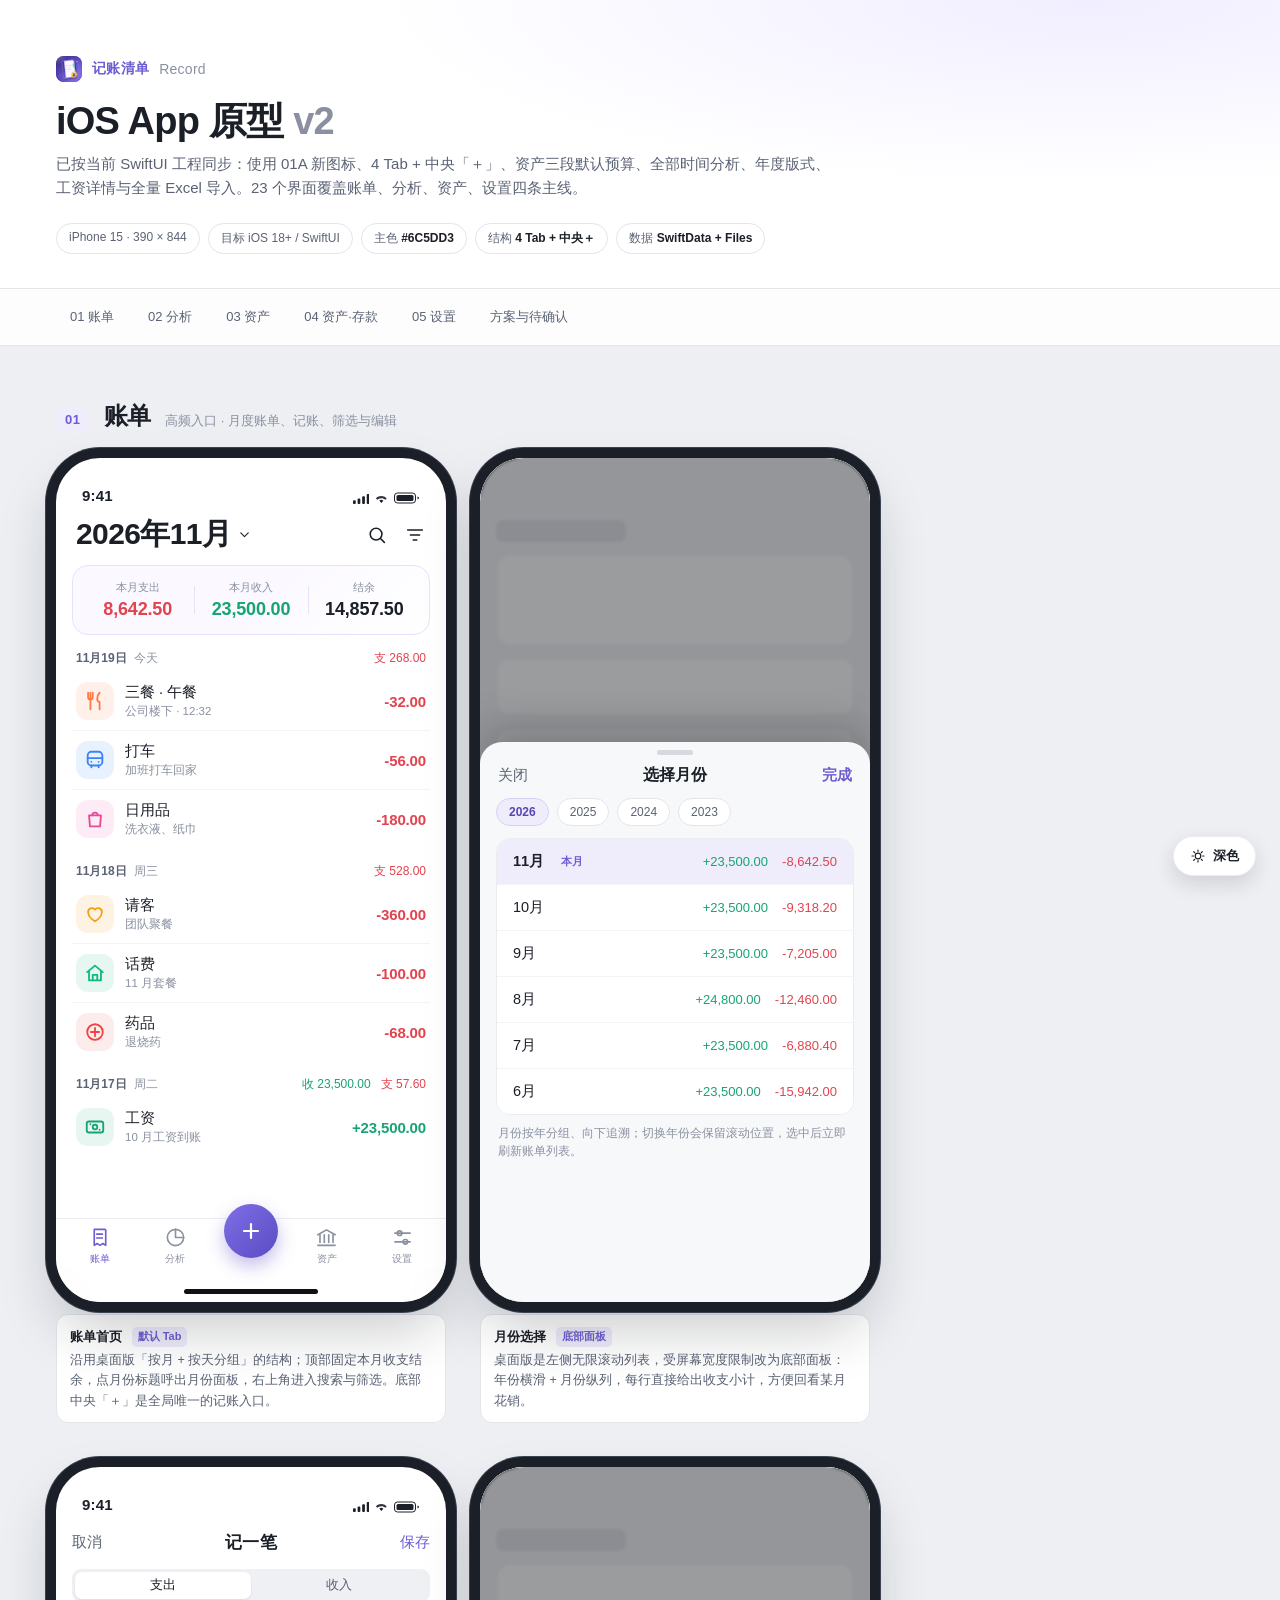
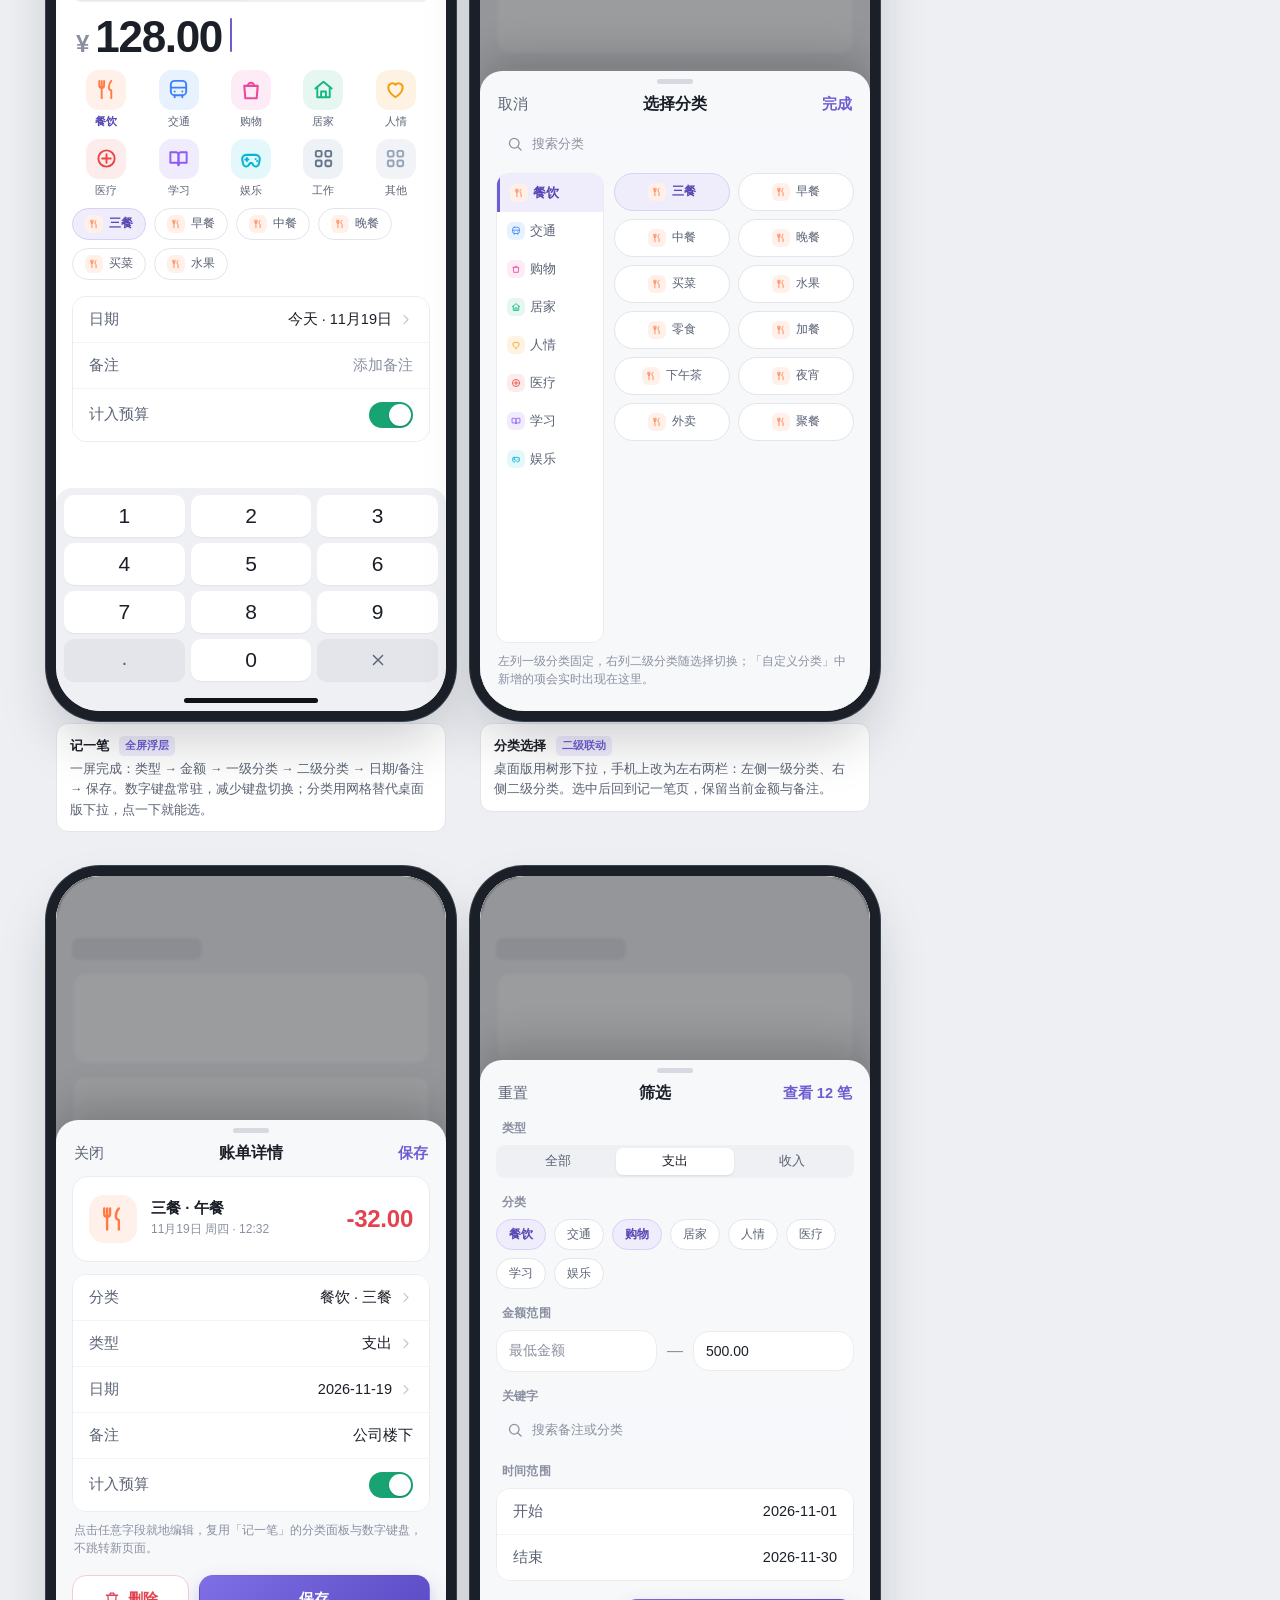
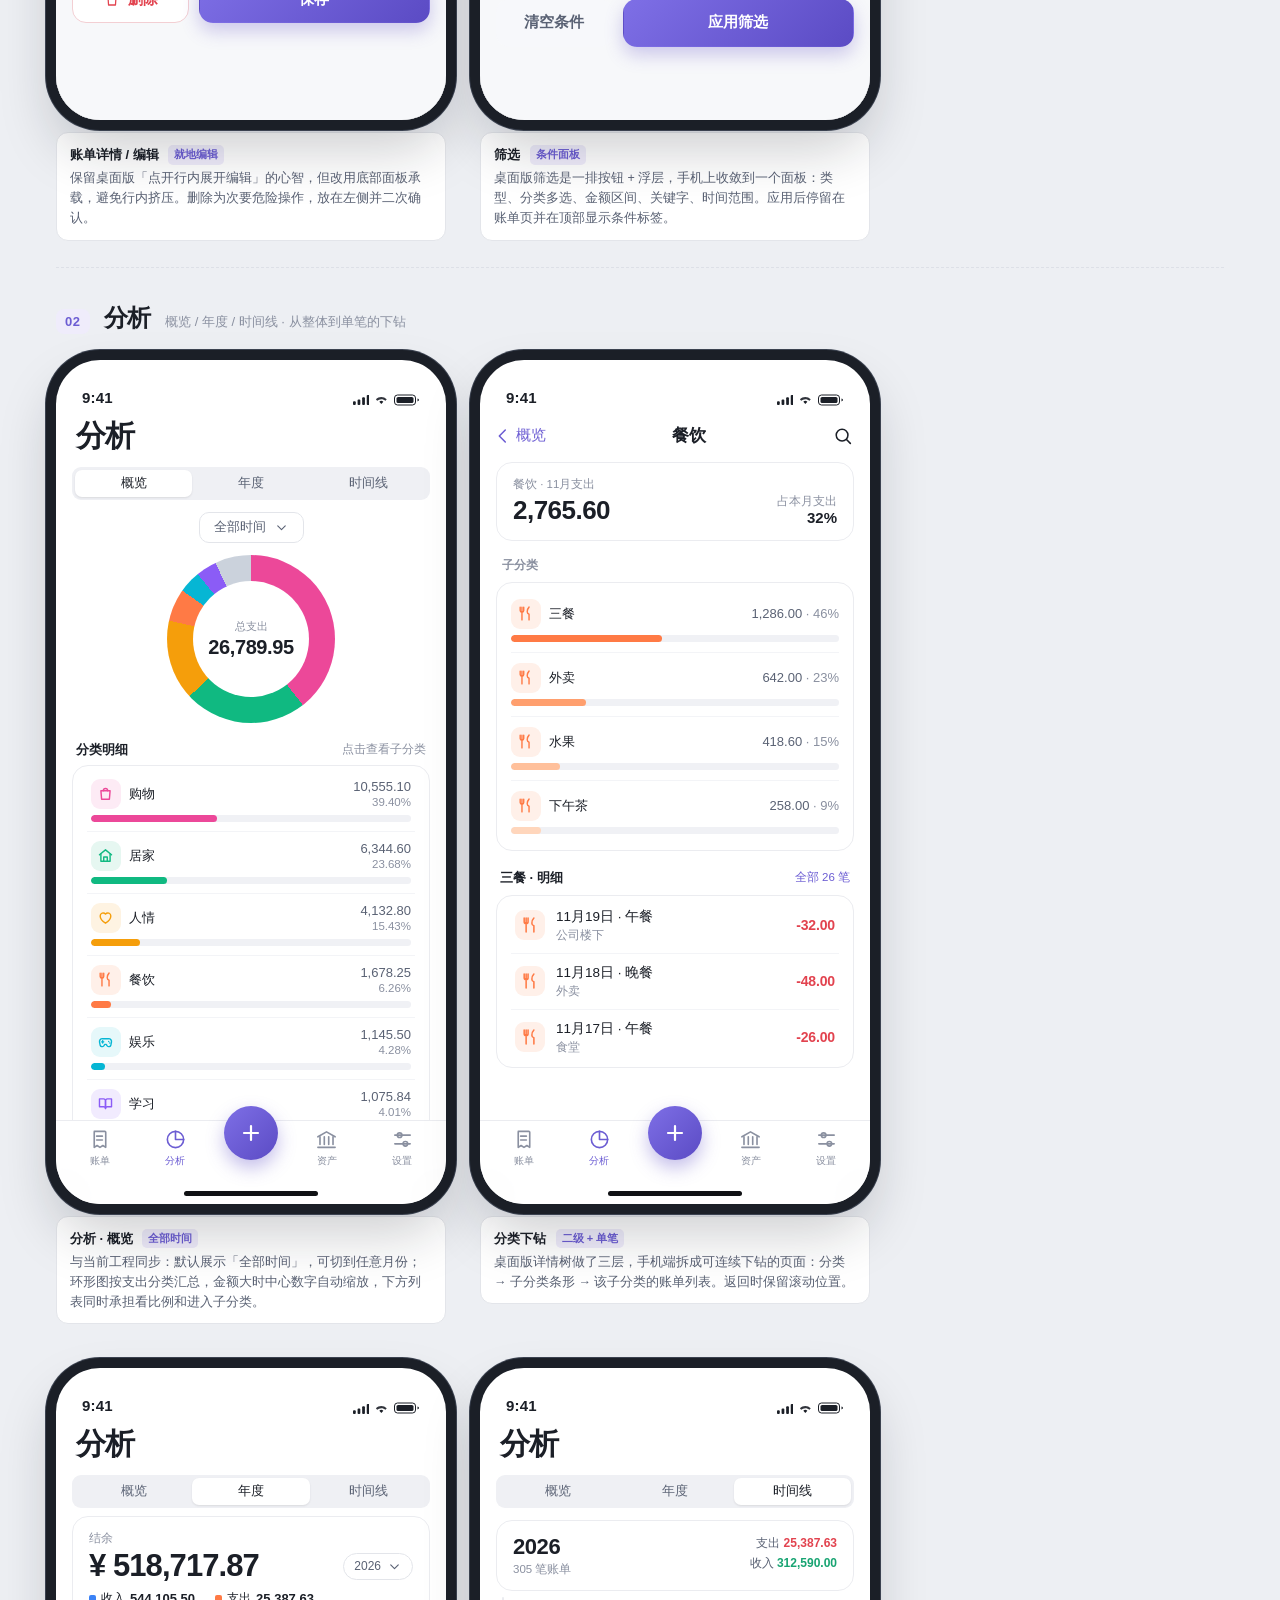
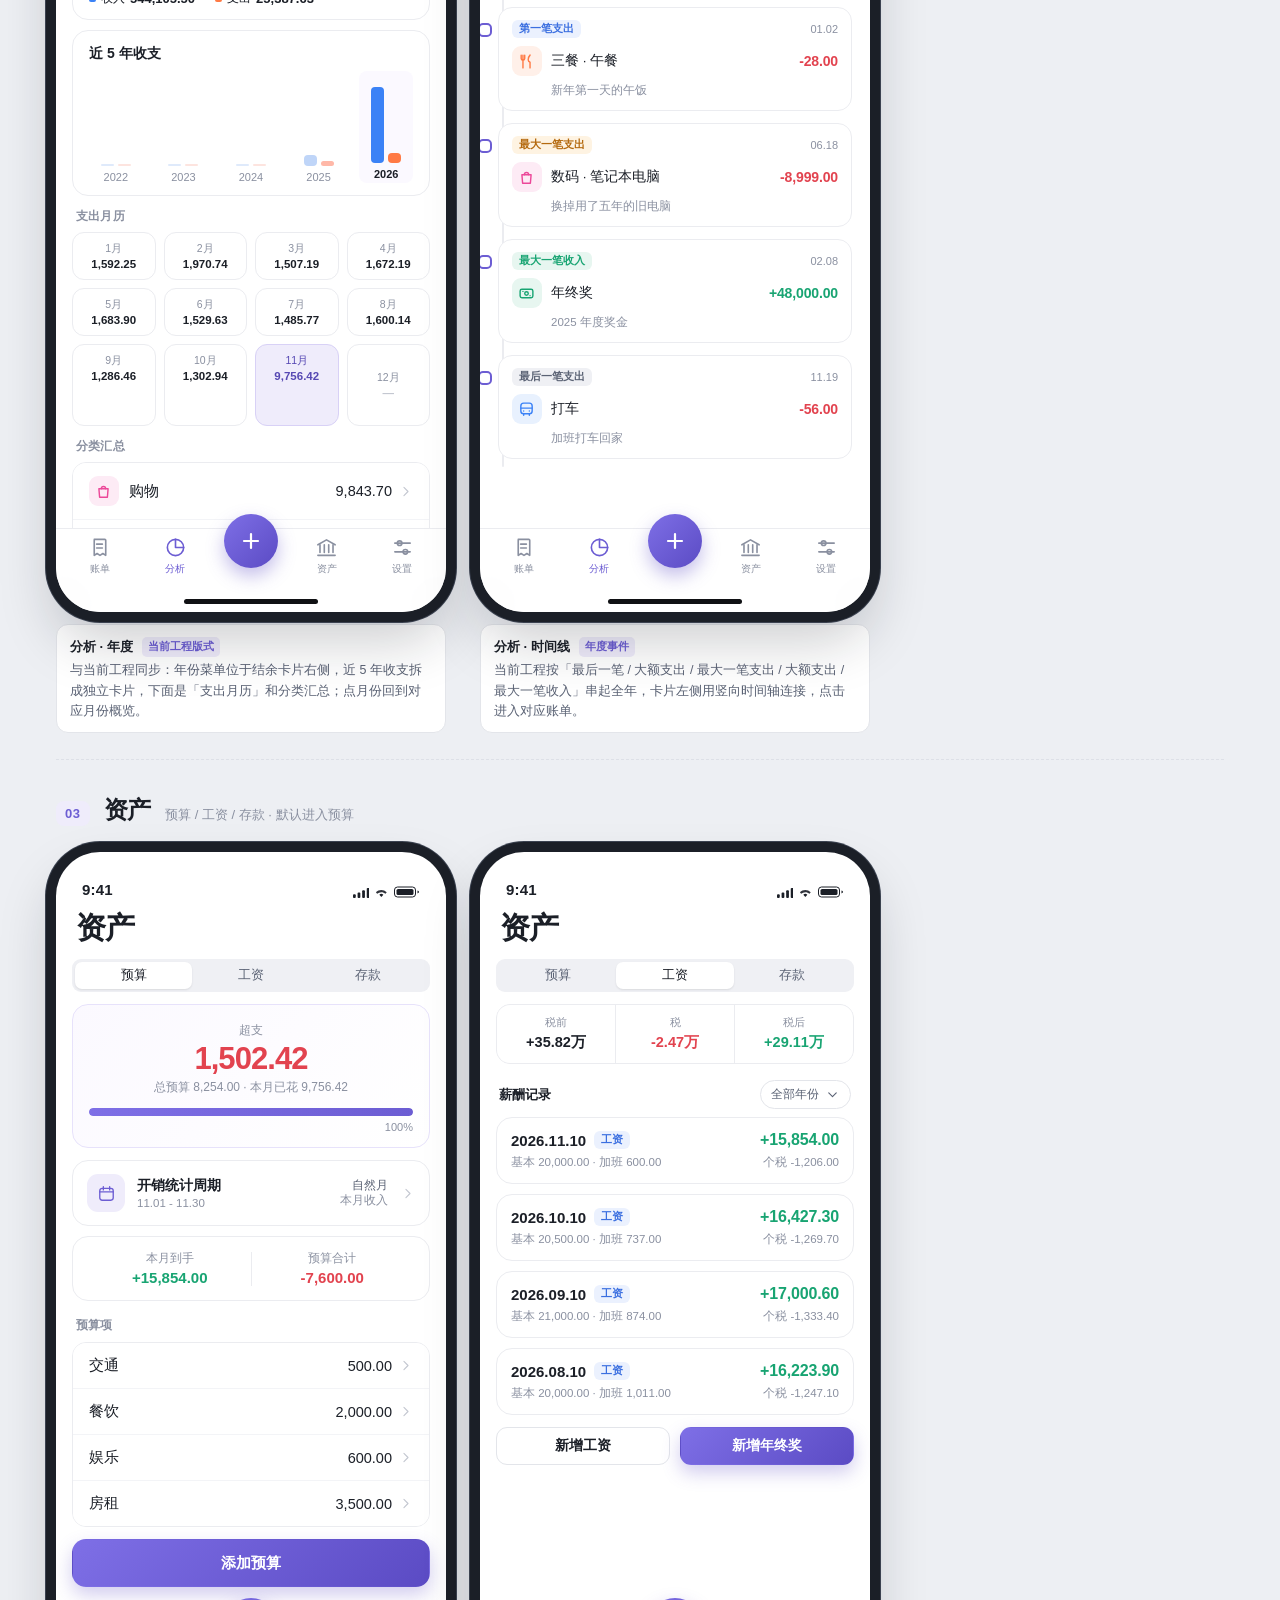
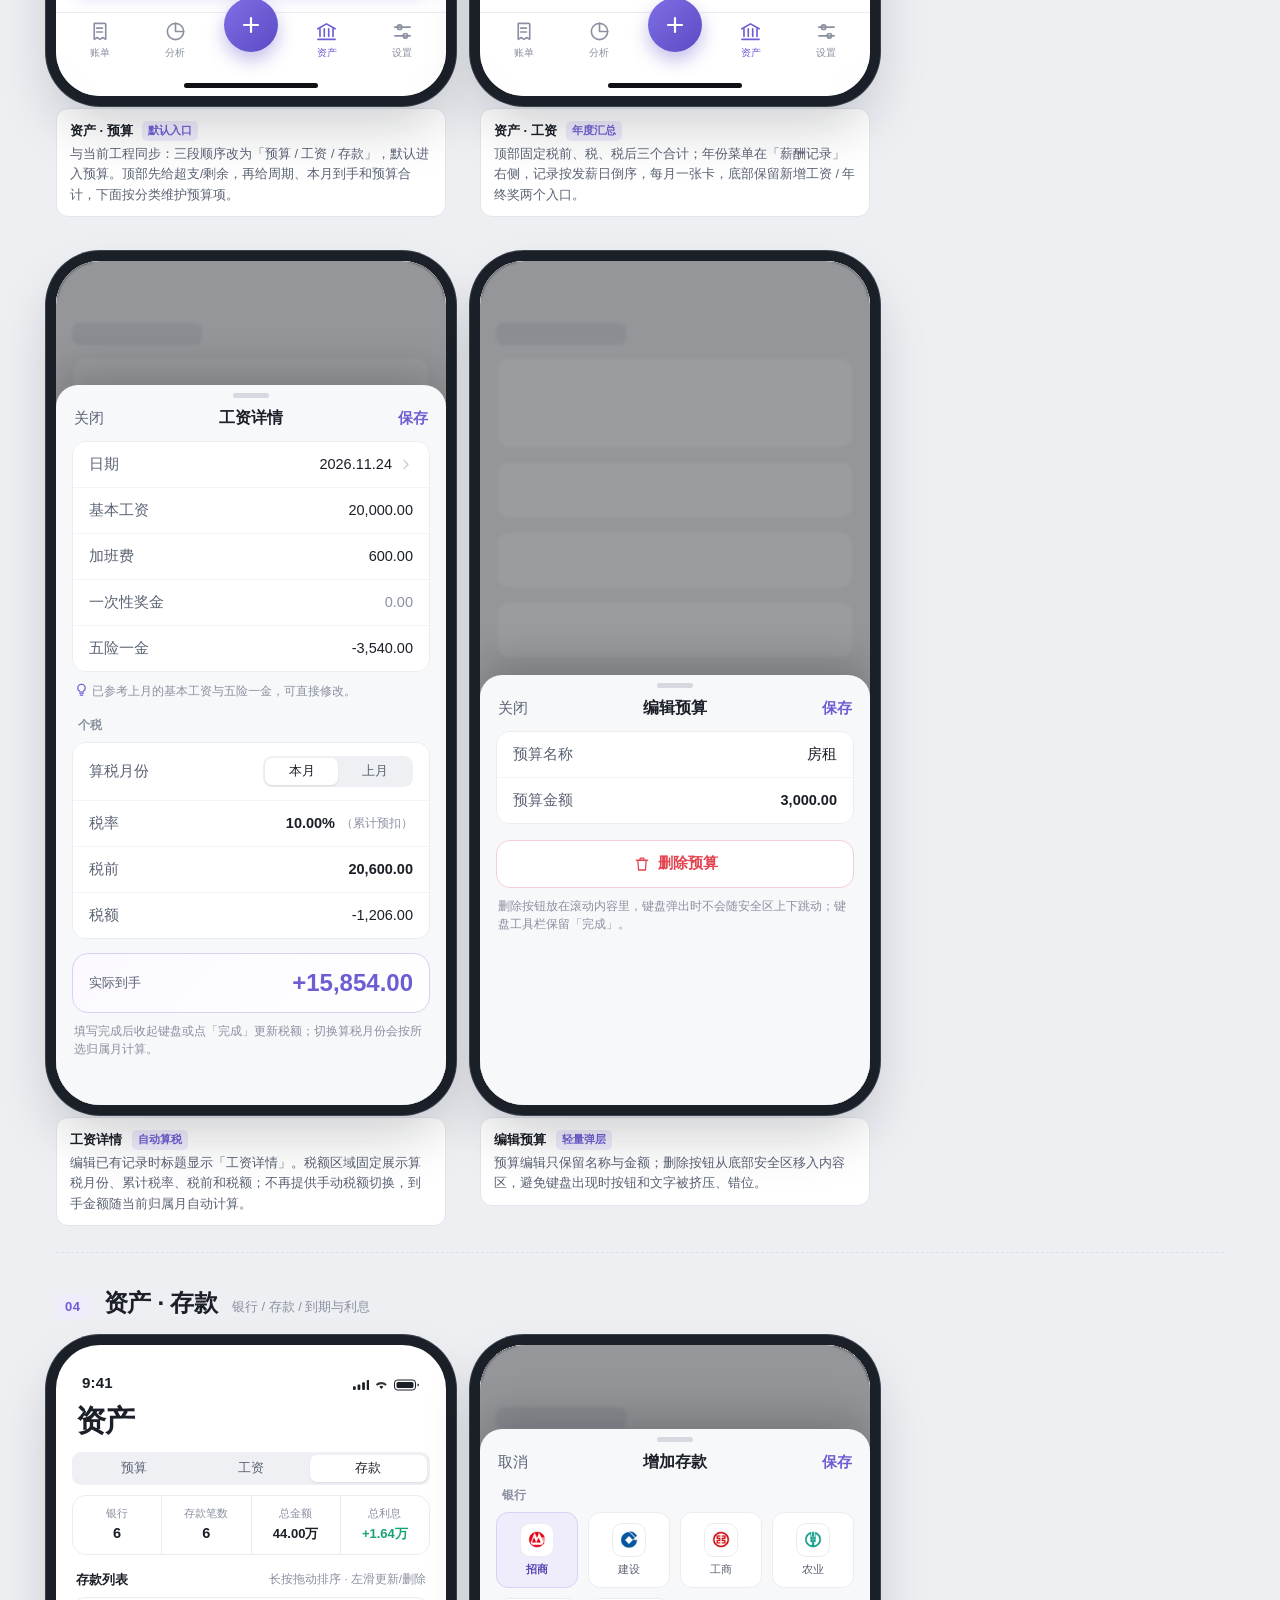
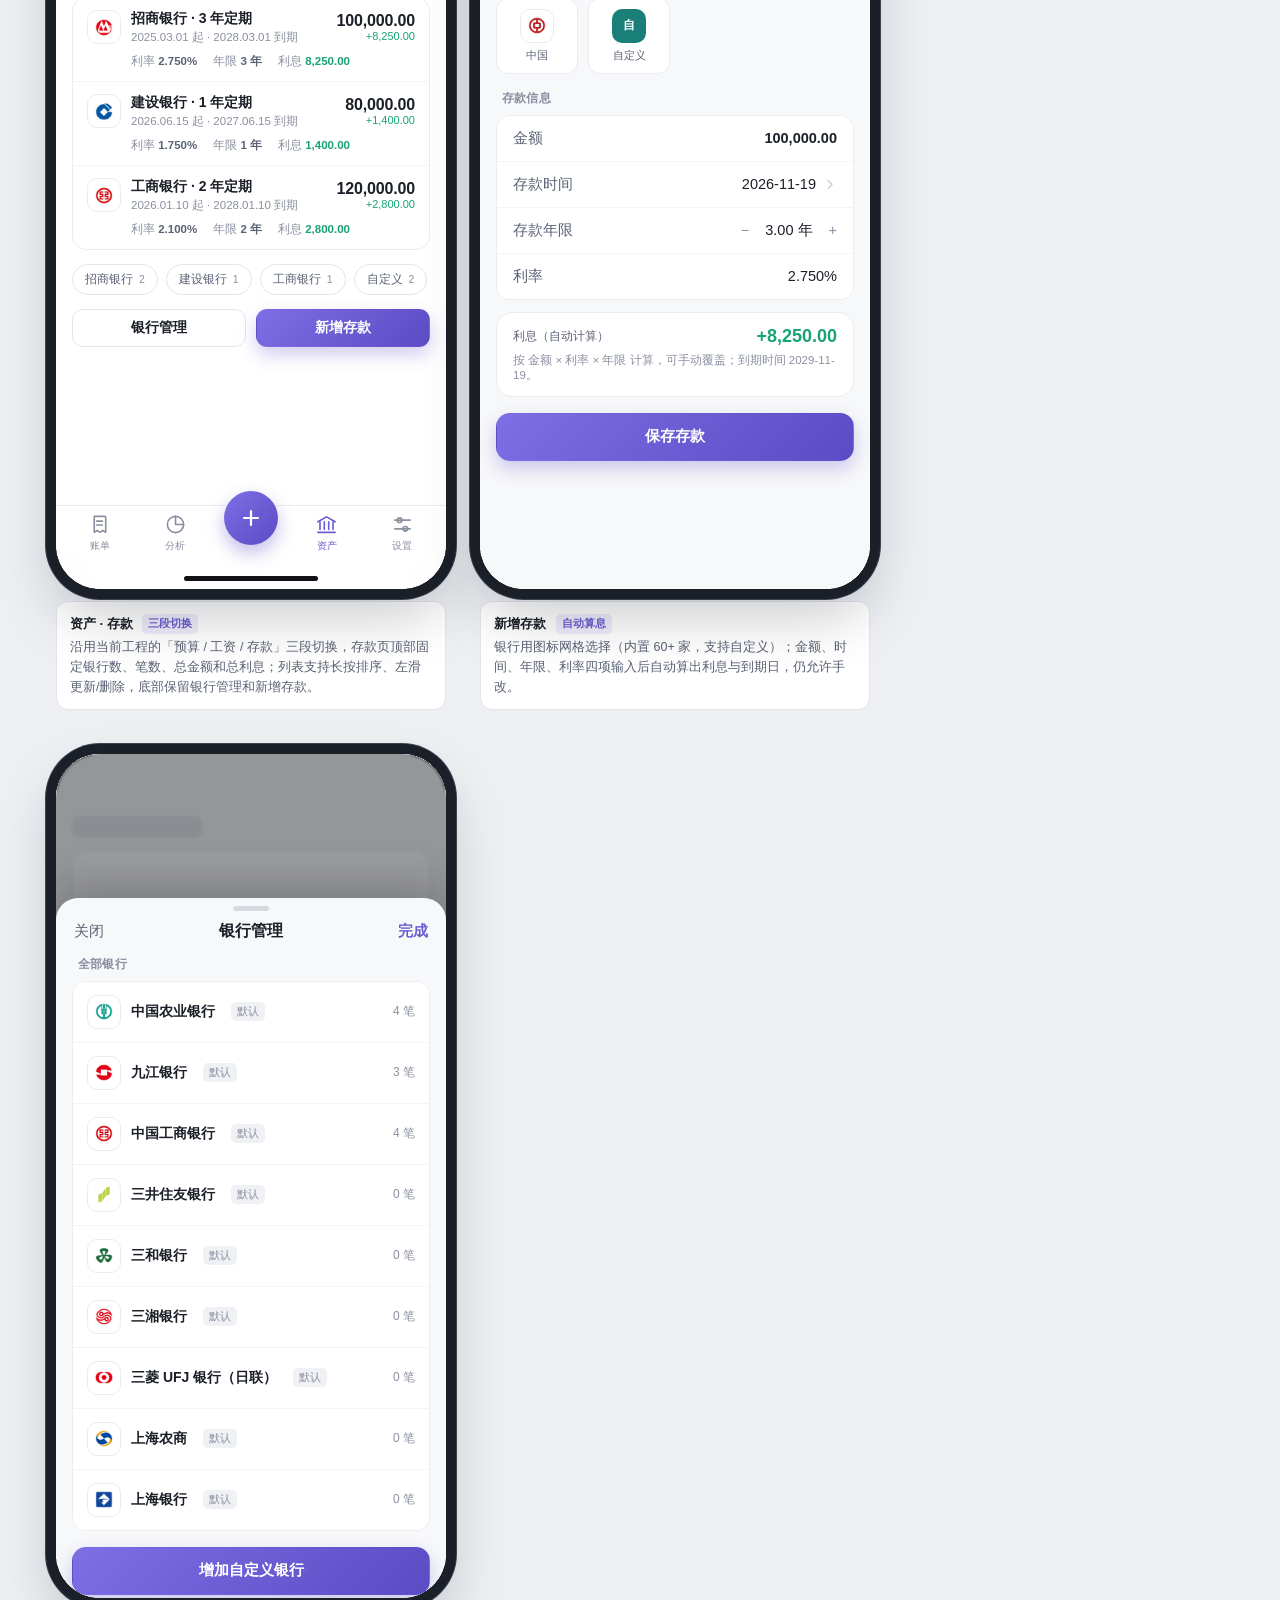
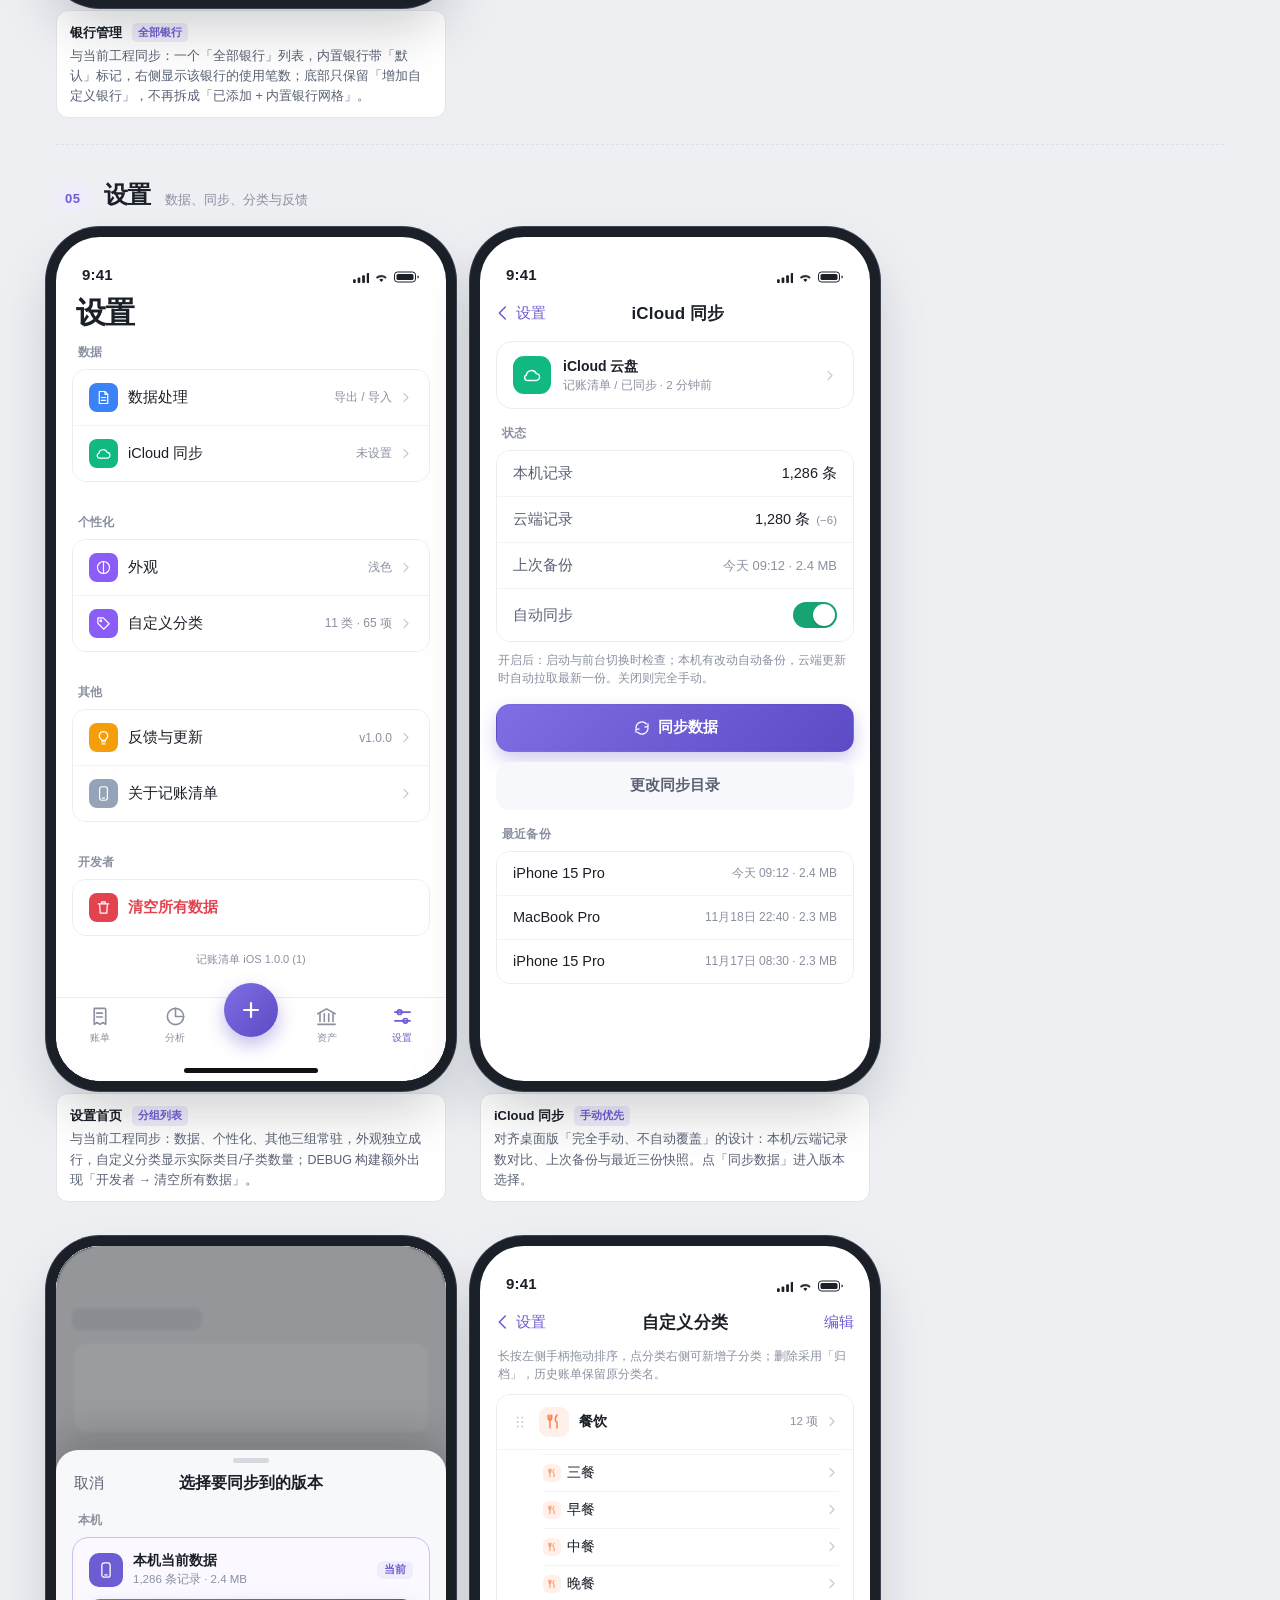
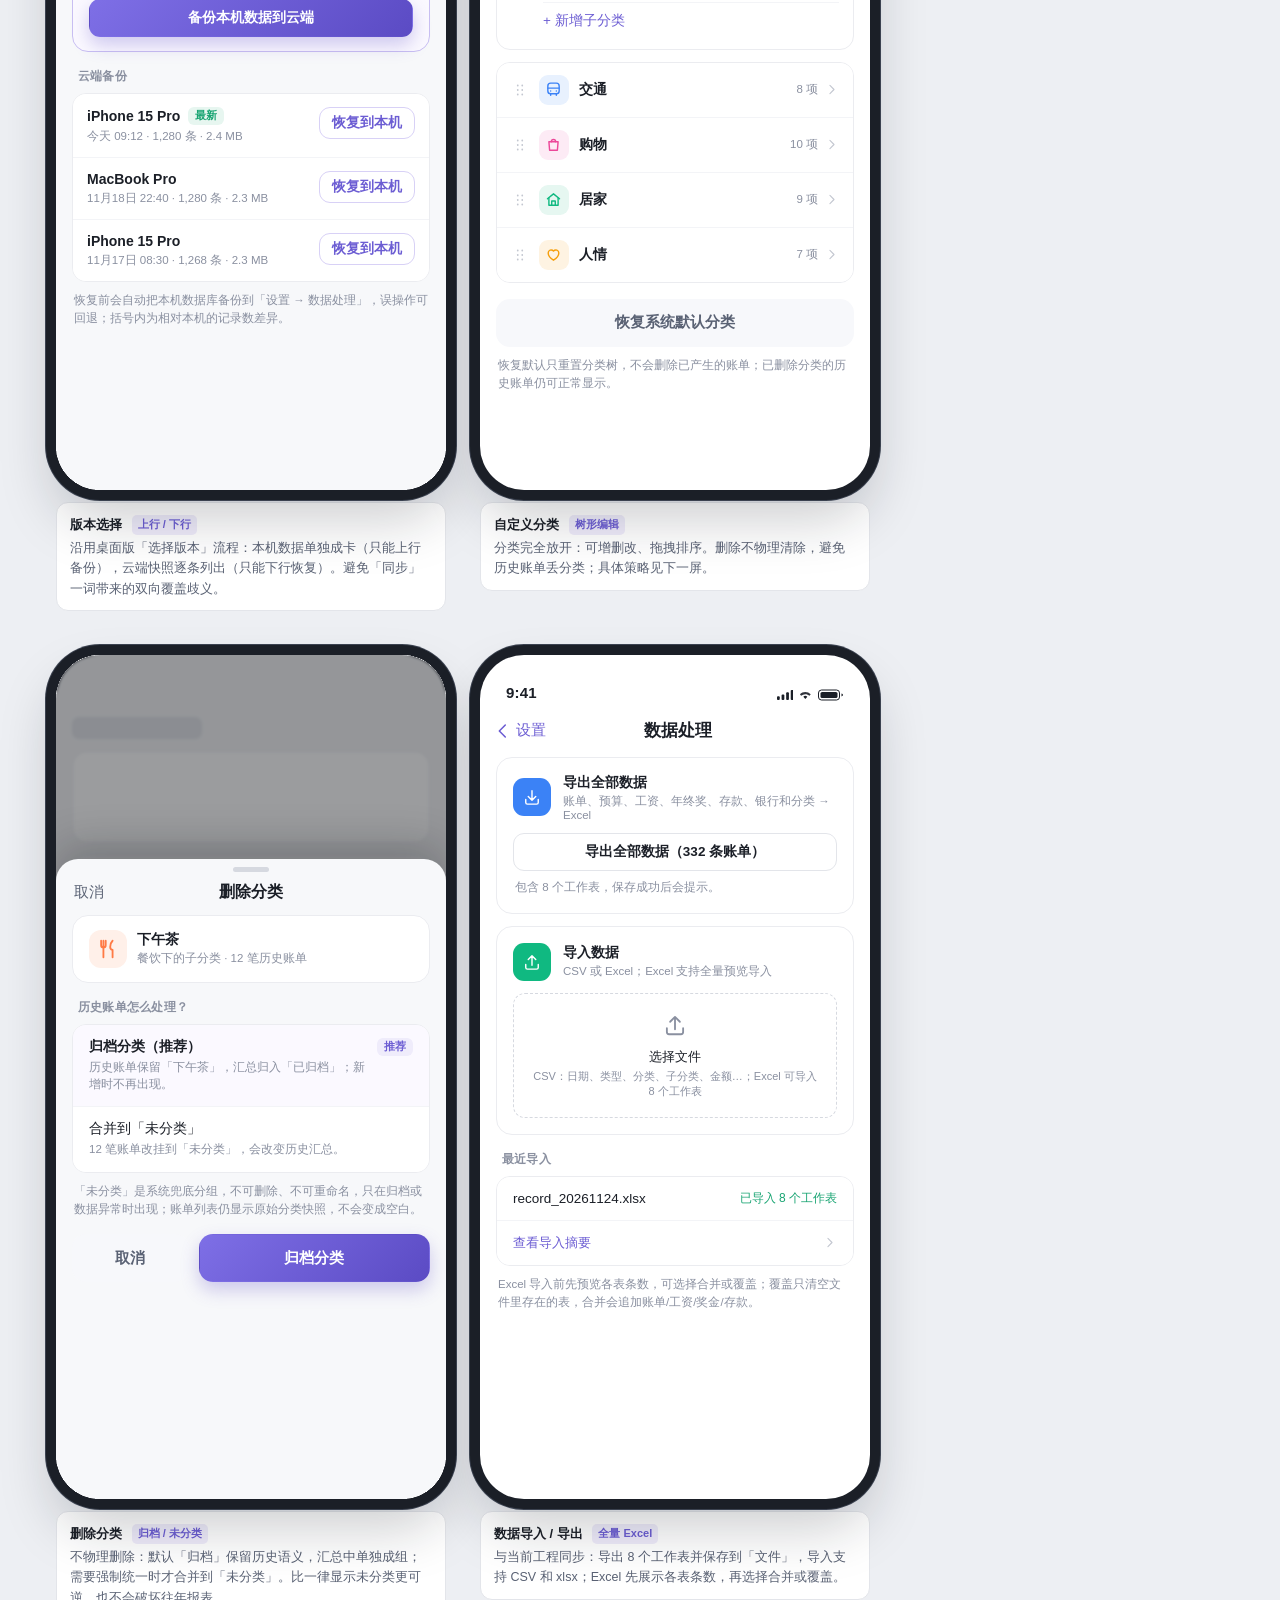
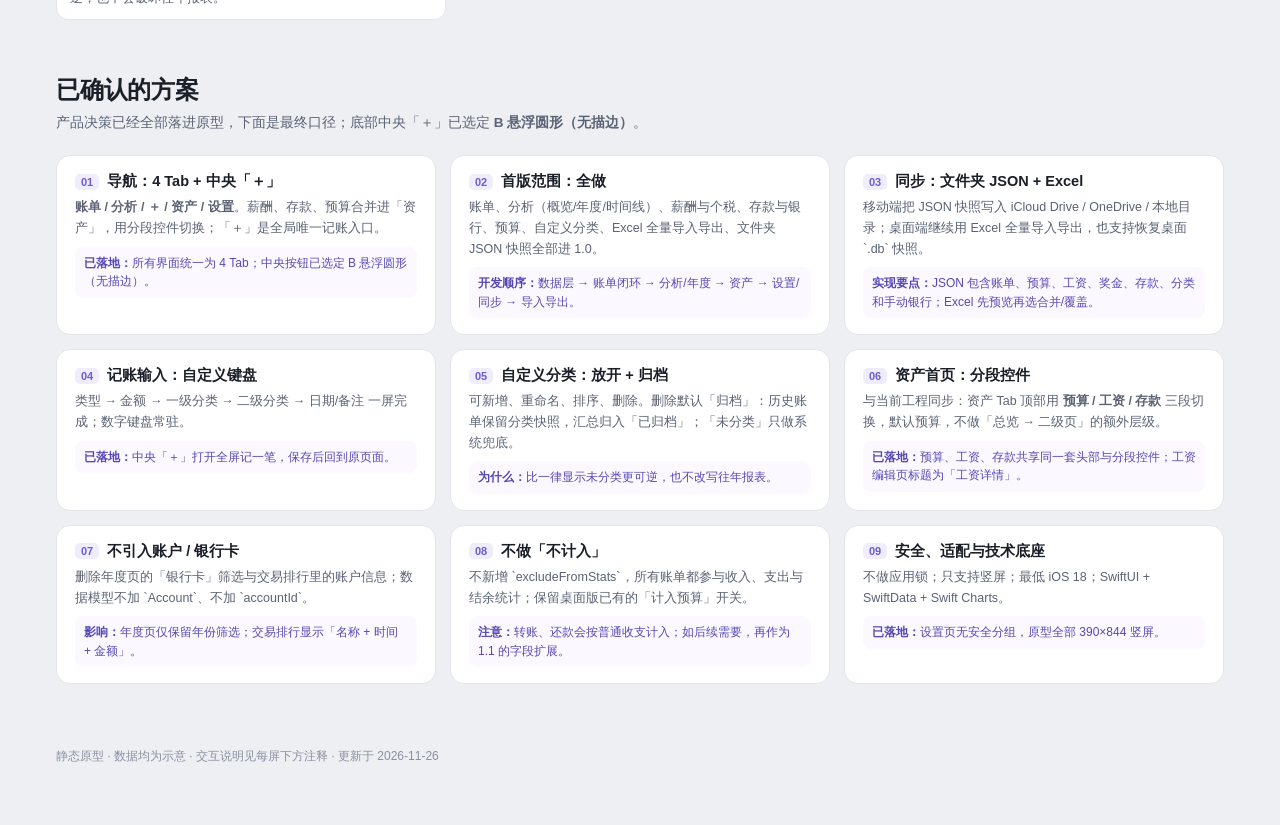
<file: prototype/index.html>
<!doctype html>
<html lang="zh-CN">
<head>
<meta charset="utf-8">
<meta name="viewport" content="width=device-width, initial-scale=1">
<title>记账清单 · iOS App 原型 v2</title>
<script>
  (function () {
    var params = new URLSearchParams(location.search);
    var theme = params.get('theme') || localStorage.getItem('record-theme') || 'light';
    document.documentElement.dataset.theme = theme;
  })();
</script>
<style>
:root{
  --board-bg:#EDEFF3; --bg:#F4F5F7; --surface:#FFFFFF; --subtle:#F7F8FB; --track:#F0F1F5;
  --divider-soft:#F3F4F7; --border:#EBECF0; --border-strong:#E3E5EA; --board-border:#DDE0E7;
  --text:#1B1F27; --text2:#5A6274; --text3:#8A90A0;
  --brand:#6C5DD3; --brand-dark:#5648B3; --brand-soft:#EFECFB; --brand-border:#D8D1F6;
  --brand-light:#7E6FE6; --brand-deep:#5B4BC4;
  --exp:#E2434F; --inc:#18A472;
  --chevron:#C3C7D0; --grabber:#D6D9E0; --homebar:#101114;
  --summary-bg:#FBF9FF; --summary-border:#E7E2FB;
  --seg-bg:#EFF0F4; --keypad-bg:#EFF0F4; --key-fn:#E3E5EA;
  --salary-text:#3B6FE0; --salary-bg:#EBF1FE; --bonus-text:#B4690E; --bonus-bg:#FEF3E2; --rank-bg:#FDF1E7; --selection-border:#6C5DD3;
  --sheet-bg:#F7F8FA; --nav-bg:rgba(255,255,255,.86); --tabbar-bg:rgba(255,255,255,.94);
  --board-header-bg:radial-gradient(120% 140% at 85% 0%,#F1EEFF 0%,#FFFFFF 46%,#FFFFFF 100%);
  --muted-bar:#E4E6EC; --track-chip:#EEF1F6; --toggle-off:#D9DCE3; --danger-border:#F3CFD3;
}
:root[data-theme="dark"]{
  --board-bg:#0B0D11; --bg:#0F1115; --surface:#171A21; --subtle:#1B1F27; --track:#242832;
  --divider-soft:#22262F; --border:#2A2F3A; --border-strong:#333A46; --board-border:#2A2F3A;
  --text:#F2F4F8; --text2:#B4BCCA; --text3:#8A93A5;
  --brand:#9B8CFF; --brand-dark:#C4BAFF; --brand-soft:#2A2440; --brand-border:#4A4070;
  --brand-light:#8B7BF0; --brand-deep:#6C5DD3;
  --exp:#FF6B76; --inc:#3FD39A;
  --chevron:#5A6274; --grabber:#3A404C; --homebar:#F2F4F8;
  --summary-bg:#1C1830; --summary-border:#2F2848;
  --seg-bg:#242832; --keypad-bg:#11141A; --key-fn:#2A2F3A;
  --salary-text:#8FB2FF; --salary-bg:#1E2A44; --bonus-text:#FFC15C; --bonus-bg:#3A2B17; --rank-bg:#3A2B17; --selection-border:#3F3A5C;
  --sheet-bg:#161920; --nav-bg:rgba(15,17,21,.86); --tabbar-bg:rgba(23,26,33,.94);
  --board-header-bg:radial-gradient(120% 140% at 85% 0%,#1C1830 0%,#0F1115 46%,#0F1115 100%);
  --muted-bar:#2A2F3A; --track-chip:#242832; --toggle-off:#3A404C; --danger-border:#5A2A2F;
}
*{box-sizing:border-box;-webkit-font-smoothing:antialiased}
html,body{margin:0}
body{background:var(--board-bg);color:var(--text);font-family:-apple-system,BlinkMacSystemFont,"SF Pro Text","PingFang SC","Helvetica Neue",Arial,sans-serif}

.board-header{padding:56px 56px 34px;background:var(--board-header-bg);border-bottom:1px solid var(--border-strong)}
.brand{display:flex;align-items:center;gap:10px;font-size:14px;font-weight:600;letter-spacing:.02em;color:var(--brand)}
.brand .dot{width:26px;height:26px;border-radius:8px;overflow:hidden;display:grid;place-items:center;background:var(--brand);flex:0 0 auto}
.brand .dot img{width:100%;height:100%;object-fit:cover;display:block}
.brand .en{color:var(--text3);font-weight:500}
.board-header h1{margin:18px 0 8px;font-size:38px;line-height:1.15;letter-spacing:-.02em}
.board-header .sub{margin:0;max-width:780px;font-size:15px;line-height:1.65;color:var(--text2)}
.meta{display:flex;flex-wrap:wrap;gap:8px;margin-top:22px}
.pill{font-size:12px;color:var(--text2);background:var(--surface);border:1px solid var(--border-strong);border-radius:999px;padding:6px 12px}
.pill b{color:var(--text);font-weight:600}

.board-nav{position:sticky;top:0;z-index:20;display:flex;gap:6px;flex-wrap:wrap;padding:12px 56px;background:var(--nav-bg);backdrop-filter:blur(18px);border-bottom:1px solid var(--border-strong)}
.board-nav a,.board-nav a:visited{font-size:13px;color:var(--text2);text-decoration:none;padding:7px 14px;border-radius:8px}
.board-nav a:hover{background:var(--brand-soft);color:var(--brand-dark)}

main{padding:20px 56px}
.group{padding:34px 0 26px;border-bottom:1px dashed var(--board-border);scroll-margin-top:64px}
.group:last-child{border-bottom:none}
.group-head{display:flex;align-items:flex-end;gap:14px;margin-bottom:26px}
.group-num{font-size:13px;font-weight:700;color:var(--brand);background:var(--brand-soft);border-radius:8px;padding:5px 9px;letter-spacing:.04em}
.group-head h2{margin:0;font-size:24px;letter-spacing:-.01em}
.group-head p{margin:0 0 2px;font-size:13px;color:var(--text3);line-height:1.5}

.screens{display:flex;flex-wrap:wrap;gap:44px 34px;align-items:flex-start}
figure{margin:0;width:390px;display:flex;flex-direction:column;gap:12px}
figcaption{font-size:12.5px;line-height:1.62;color:var(--text2);background:var(--surface);border:1px solid var(--border-strong);border-radius:12px;padding:11px 13px}
figcaption b{display:block;margin-bottom:3px;font-size:13px;color:var(--text);font-weight:600}
.tagline{display:inline-block;font-size:11px;font-weight:600;color:var(--brand);background:var(--brand-soft);border-radius:5px;padding:1px 6px;margin-left:6px;vertical-align:1px}

.phone{position:relative;width:390px;height:844px;flex:0 0 auto;overflow:hidden;background:var(--surface);border-radius:44px;display:flex;flex-direction:column;box-shadow:0 0 0 10px #1B1F27,0 0 0 11px #3B4250,0 28px 56px rgba(20,23,32,.22)}

.sb{height:54px;flex:0 0 54px;display:flex;align-items:flex-end;justify-content:space-between;padding:0 26px 8px;font-size:15px;font-weight:600;letter-spacing:.01em}
.sb-icons{display:flex;align-items:center;gap:5px}
.sb-icons svg{height:11px;width:auto;fill:currentColor}
.sb-icons .battery{height:12px}

.nav{flex:0 0 44px;display:flex;align-items:center;justify-content:space-between;padding:0 16px;gap:8px}
.nav-title{font-size:17px;font-weight:600;letter-spacing:.01em}
.nav .link{font-size:15px;color:var(--brand)}
.nav .link.muted{color:var(--text2)}
.nav .icons{display:flex;gap:16px;color:var(--text)}
.nav .icons svg,.nav .back svg{width:22px;height:22px}
.nav .back{display:flex;align-items:center;gap:2px;font-size:15px;color:var(--brand);margin-left:-4px}

.ico{width:22px;height:22px;fill:none;stroke:currentColor;stroke-width:1.7;stroke-linecap:round;stroke-linejoin:round;flex:0 0 auto}
.ico.sm{width:18px;height:18px}
.ico.xs{width:15px;height:15px;stroke-width:1.8}
.chev{color:var(--chevron)}

.large{padding:2px 20px 10px;display:flex;align-items:center;justify-content:space-between;gap:10px}
.large h3{margin:0;font-size:30px;font-weight:700;letter-spacing:-.02em;display:flex;align-items:center;gap:6px}
.large .icons{display:flex;gap:16px}

.body{flex:1;min-height:0;overflow:hidden;padding:0 16px}

.card{background:var(--surface);border:1px solid var(--border);border-radius:16px}
.muted{color:var(--text3)}
.nums{font-variant-numeric:tabular-nums}
.b600{font-weight:600}
.exp{color:var(--exp)} .inc{color:var(--inc)} .pri{color:var(--brand)}

.summary{display:flex;padding:14px 8px;border-radius:16px;background:linear-gradient(135deg,var(--summary-bg) 0%,var(--summary-bg) 52%,var(--surface) 100%);border:1px solid var(--summary-border)}
.summary .col{flex:1;text-align:center;position:relative}
.summary .col+.col::before{content:"";position:absolute;left:0;top:6px;bottom:6px;width:1px;background:var(--summary-border)}
.summary .lbl{display:block;font-size:11px;color:var(--text3);margin-bottom:4px}
.summary .num{font-size:18px;font-weight:700;letter-spacing:-.01em;font-variant-numeric:tabular-nums}

.day-head{display:flex;align-items:center;justify-content:space-between;padding:15px 4px 5px;font-size:12px;color:var(--text3)}
.day-head .l{display:flex;align-items:center;gap:7px}
.day-head .d{font-size:12px;font-weight:600;color:var(--text2)}
.day-head .sum{display:flex;gap:10px;font-variant-numeric:tabular-nums}

.row{display:flex;align-items:center;gap:11px;padding:10px 4px}
.row+.row{border-top:1px solid var(--divider-soft)}
.cat{width:38px;height:38px;border-radius:12px;background:var(--bgc);color:var(--c);display:grid;place-items:center;font-size:13px;font-weight:600;flex:0 0 auto;font-style:normal}
.cat.lg{width:48px;height:48px;border-radius:15px;font-size:15px}
.cat.sm{width:30px;height:30px;border-radius:9px;font-size:11px}
.cat-img{width:38px;height:38px;border-radius:12px;background:var(--bgc);display:grid;place-items:center;flex:0 0 auto}
.cat-img .glyph{display:block;width:58%;height:58%;background:var(--c);-webkit-mask-image:var(--src);-webkit-mask-position:center;-webkit-mask-size:contain;-webkit-mask-repeat:no-repeat;mask-image:var(--src);mask-position:center;mask-size:contain;mask-repeat:no-repeat}
.cat-img .glyph-entertainment_icon{-webkit-mask-image:url('[data-uri]');mask-image:url('[data-uri]')}
.cat-img .glyph-finance_icon{-webkit-mask-image:url('[data-uri]');mask-image:url('[data-uri]')}
.cat-img .glyph-food_icon{-webkit-mask-image:url('[data-uri]');mask-image:url('[data-uri]')}
.cat-img .glyph-home_icon{-webkit-mask-image:url('[data-uri]');mask-image:url('[data-uri]')}
.cat-img .glyph-medical_icon{-webkit-mask-image:url('[data-uri]');mask-image:url('[data-uri]')}
.cat-img .glyph-other_icon{-webkit-mask-image:url('[data-uri]');mask-image:url('[data-uri]')}
.cat-img .glyph-relationship_icon{-webkit-mask-image:url('[data-uri]');mask-image:url('[data-uri]')}
.cat-img .glyph-shopping_icon{-webkit-mask-image:url('[data-uri]');mask-image:url('[data-uri]')}
.cat-img .glyph-study_icon{-webkit-mask-image:url('[data-uri]');mask-image:url('[data-uri]')}
.cat-img .glyph-traffic_icon{-webkit-mask-image:url('[data-uri]');mask-image:url('[data-uri]')}

.cat-img.lg{width:48px;height:48px;border-radius:15px}
.cat-img.sm{width:30px;height:30px;border-radius:9px}
.cat-img.xs{width:18px;height:18px;border-radius:6px}
.row-main{flex:1;min-width:0}
.row-title{font-size:14.5px;font-weight:500;display:flex;align-items:center;gap:6px}
.row-sub{font-size:11.5px;color:var(--text3);margin-top:2px;white-space:nowrap;overflow:hidden;text-overflow:ellipsis}
.amt{font-size:15px;font-weight:600;font-variant-numeric:tabular-nums;letter-spacing:-.01em;white-space:nowrap}

.tabbar{position:relative;flex:0 0 84px;display:flex;padding:7px 6px 0;border-top:1px solid var(--border);background:var(--tabbar-bg);backdrop-filter:blur(20px)}
.tab{flex:1;display:flex;flex-direction:column;align-items:center;gap:3px;font-size:10px;color:var(--text3)}
.tab svg{width:23px;height:23px}
.tab.on{color:var(--brand)}
.tab.add{position:relative;align-items:center}
.tab.add .plus{width:54px;height:54px;border-radius:50%;background:linear-gradient(135deg,var(--brand-light),var(--brand-deep));color:#fff;display:grid;place-items:center;margin-top:-22px;box-shadow:0 8px 18px rgba(92,75,196,.36)}
.tab.add .plus svg{width:24px;height:24px;stroke-width:2.2}
.homebar{position:absolute;left:50%;bottom:8px;transform:translateX(-50%);width:134px;height:5px;border-radius:3px;background:var(--homebar)}
.fab{position:absolute;right:18px;bottom:100px;width:54px;height:54px;border-radius:18px;background:linear-gradient(135deg,var(--brand-light),var(--brand-deep));color:#fff;display:grid;place-items:center;box-shadow:0 10px 22px rgba(92,75,196,.42)}
.fab svg{width:26px;height:26px;stroke-width:2.2}

.seg{display:flex;background:var(--seg-bg);border-radius:9px;padding:3px}
.seg span{flex:1;text-align:center;padding:5px 0;border-radius:7px;font-size:12.5px;font-weight:500;color:var(--text2)}
.seg .on{background:var(--surface);color:var(--text);box-shadow:0 1px 2px rgba(27,31,39,.1)}

.searchbar{display:flex;align-items:center;gap:8px;background:var(--subtle);border-radius:10px;padding:8px 10px;font-size:13px;color:var(--text3)}

.tag{display:inline-flex;align-items:center;gap:4px;font-size:10.5px;font-weight:600;border-radius:6px;padding:2px 7px}
.tag.salary{color:var(--salary-text);background:var(--salary-bg)}
.tag.bonus{color:var(--bonus-text);background:var(--bonus-bg)}

.sheet-scrim{position:absolute;inset:0;background:rgba(18,20,26,.42);backdrop-filter:blur(1.5px);z-index:5}
.under{position:absolute;inset:0;background:var(--bg);padding:62px 16px 0;display:flex;flex-direction:column;gap:12px;z-index:1}
.under-nav{height:22px;width:130px;border-radius:7px;background:var(--border-strong)}
.under-block{height:92px;border-radius:15px;background:var(--surface);border:1px solid var(--border)}
.under-row{height:58px;border-radius:13px;background:var(--surface);border:1px solid var(--border)}
.sheet{position:absolute;left:0;right:0;bottom:0;z-index:6;display:flex;flex-direction:column;background:var(--sheet-bg);border-radius:22px 22px 0 0;overflow:hidden;box-shadow:0 -14px 40px rgba(15,17,21,.22)}
.grabber{width:36px;height:5px;border-radius:3px;background:var(--grabber);margin:8px auto 0;flex:0 0 auto}
.sheet-head{flex:0 0 auto;display:flex;align-items:center;justify-content:space-between;padding:10px 18px 12px}
.sheet-head .st{font-size:16px;font-weight:600}
.sheet-head .link{font-size:14.5px;color:var(--text2)}
.sheet-head .link.strong{color:var(--brand);font-weight:600}
.sheet-body{flex:1;min-height:0;overflow:hidden;padding:0 16px 20px}

.field{display:flex;align-items:center;justify-content:space-between;gap:12px;padding:13px 16px;background:var(--surface);border-bottom:1px solid var(--divider-soft);font-size:14.5px}
.field:last-child{border-bottom:none}
.field .lb{color:var(--text2);flex:0 0 auto}
.field .vl{color:var(--text);text-align:right;display:flex;align-items:center;gap:6px}
.field .fl{display:flex;align-items:center;gap:10px;min-width:0}
.field .vl.muted{color:var(--text3)}
.group-card{background:var(--surface);border-radius:14px;overflow:hidden;border:1px solid var(--border)}
.group-label{font-size:12px;font-weight:600;color:var(--text3);padding:16px 6px 8px;letter-spacing:.02em}

.toggle{width:44px;height:26px;border-radius:13px;background:var(--inc);position:relative;flex:0 0 auto}
.toggle::after{content:"";position:absolute;top:2px;right:2px;width:22px;height:22px;border-radius:11px;background:var(--surface);box-shadow:0 1px 2px rgba(0,0,0,.2)}
.toggle.off{background:var(--toggle-off)}
.toggle.off::after{right:auto;left:2px}

.btn{display:flex;align-items:center;justify-content:center;gap:7px;height:48px;border-radius:14px;font-size:15px;font-weight:600;background:var(--surface);border:1px solid var(--border-strong);color:var(--text)}
.btn.primary{background:linear-gradient(135deg,var(--brand-light),var(--brand-deep));border-color:transparent;color:#fff;box-shadow:0 8px 18px rgba(92,75,196,.28)}
.btn.danger{color:var(--exp);border-color:var(--danger-border)}
.btn.ghost{background:var(--subtle);border-color:transparent;color:var(--text2)}
.btn.sm{height:38px;font-size:13.5px;border-radius:11px}

.keypad{display:grid;grid-template-columns:repeat(3,1fr);gap:6px;padding:7px 8px 30px;background:var(--keypad-bg);border-radius:16px 16px 0 0;flex:0 0 auto}
.key{height:42px;border-radius:10px;background:var(--surface);display:grid;place-items:center;font-size:21px;font-weight:500;box-shadow:0 1px 1px rgba(27,31,39,.06)}
.key.fn{background:var(--border-strong);font-size:14px;font-weight:600;color:var(--text2)}
.key svg{width:20px;height:20px}

.donut{width:168px;height:168px;border-radius:50%;position:relative;margin:6px auto 0;background:conic-gradient(#FF7A45 0 32%,#3B82F6 32% 50%,#EC4899 50% 64%,#10B981 64% 76%,#F59E0B 76% 85%,#8B5CF6 85% 92%,#CBD2DC 92% 100%)}
.donut::after{content:"";position:absolute;inset:26px;border-radius:50%;background:var(--surface)}
.donut .center{position:absolute;inset:0;display:flex;flex-direction:column;align-items:center;justify-content:center;z-index:2;gap:2px}
.donut .center .k{font-size:11px;color:var(--text3)}
.donut .center .v{font-size:20px;font-weight:700;letter-spacing:-.02em;font-variant-numeric:tabular-nums}

.legend{display:grid;grid-template-columns:1fr 1fr;gap:9px 14px;margin-top:16px}
.legend .it{display:flex;align-items:center;gap:8px;font-size:12.5px;color:var(--text2)}
.legend .sw{width:9px;height:9px;border-radius:3px;flex:0 0 auto}
.legend .nm{flex:1}
.legend .pc{color:var(--text3);font-variant-numeric:tabular-nums;font-size:11.5px}

.bar-list{display:flex;flex-direction:column;gap:2px}
.bar-item{padding:9px 4px}
.bar-top{display:flex;align-items:center;justify-content:space-between;font-size:13px;margin-bottom:6px}
.bar-top .n{display:flex;align-items:center;gap:8px;font-weight:500}
.bar-top .v{font-variant-numeric:tabular-nums;color:var(--text2)}
.bar-track{height:7px;border-radius:4px;background:var(--track);overflow:hidden}
.bar-fill{height:100%;border-radius:4px;background:var(--c)}

.stat-row{display:flex;gap:1px;background:var(--border);border-radius:14px;overflow:hidden;border:1px solid var(--border)}
.stat{flex:1;background:var(--surface);padding:11px 8px;text-align:center}
.stat .k{font-size:10.5px;color:var(--text3);display:block;margin-bottom:3px}
.stat .v{font-size:14.5px;font-weight:700;font-variant-numeric:tabular-nums}
.stat .v.sm{font-size:13px}

.chart{display:flex;align-items:flex-end;gap:14px;height:186px;padding:6px 8px 0}
.bar-col{flex:1;display:flex;flex-direction:column;align-items:center;gap:7px;height:100%;justify-content:flex-end}
.bar-col .bar{width:100%;max-width:38px;border-radius:7px 7px 3px 3px;background:linear-gradient(180deg,#B7ACF5,var(--brand))}
.bar-col.dim .bar{background:var(--muted-bar)}
.bar-col .val{font-size:10.5px;color:var(--text3);font-variant-numeric:tabular-nums;white-space:nowrap}
.bar-col .yr{font-size:11px;color:var(--text2);font-weight:500}

.timeline{position:relative;padding-left:22px}
.timeline::before{content:"";position:absolute;left:6px;top:6px;bottom:8px;width:2px;background:var(--border);border-radius:2px}
.tl-item{position:relative;margin-bottom:12px}
.tl-item::before{content:"";position:absolute;left:-20px;top:16px;width:10px;height:10px;border-radius:5px;background:var(--surface);border:2.5px solid var(--brand)}
.tl-card{background:var(--surface);border:1px solid var(--border);border-radius:14px;padding:12px 13px}
.tl-head{display:flex;align-items:center;justify-content:space-between;margin-bottom:8px}
.tl-main{display:flex;align-items:center;gap:9px}
.tl-main .t{flex:1;font-size:13.5px;font-weight:500}
.tl-remark{font-size:11.5px;color:var(--text3);margin-top:7px;padding-left:39px}

.progress{height:8px;border-radius:4px;background:var(--track);overflow:hidden}
.progress .fill{height:100%;border-radius:4px;background:linear-gradient(90deg,var(--brand-light),var(--brand))}

.chips{display:flex;flex-wrap:wrap;gap:8px}
.chip{font-size:12px;color:var(--text2);background:var(--surface);border:1px solid var(--border-strong);border-radius:999px;padding:6px 12px;display:flex;align-items:center;gap:6px}
.chip.on{background:var(--brand-soft);border-color:var(--brand-border);color:var(--brand-dark);font-weight:600}
.chip .n{font-size:10.5px;color:var(--text3)}
.dot{width:7px;height:7px;border-radius:2px;display:inline-block}
.rank{width:19px;height:19px;border-radius:6px;display:grid;place-items:center;font-size:11px;font-weight:700;flex:0 0 auto}
.month-grid{display:grid;grid-template-columns:repeat(4,1fr);gap:8px}
.month-tile{background:var(--surface);border:1px solid var(--border);border-radius:12px;padding:9px 4px;display:flex;flex-direction:column;align-items:center;gap:2px}
.month-tile .m{font-size:10.5px;color:var(--text3)}
.month-tile .v{font-size:11.5px;font-weight:600;font-variant-numeric:tabular-nums}
.month-tile.on{background:var(--brand-soft);border-color:var(--brand-border)}
.month-tile.on .m,.month-tile.on .v{color:var(--brand-dark)}
.month-tile.empty .v{color:var(--chevron)}
.mcell{background:var(--subtle);border-radius:10px;padding:7px 4px;display:flex;flex-direction:column;align-items:center;gap:2px}
.mcell .m{font-size:10.5px;color:var(--text3)}
.mcell .v{font-size:11.5px;font-weight:600;font-variant-numeric:tabular-nums}
.mcell.on{background:var(--brand-soft)}
.mcell.on .m,.mcell.on .v{color:var(--brand-dark)}
.mcell.empty .v{color:var(--chevron)}
.toggle.sm{width:36px;height:22px}
.toggle.sm::after{width:18px;height:18px}

.grid-cat{display:grid;grid-template-columns:repeat(5,1fr);gap:10px 4px}
.grid-cat .it{display:flex;flex-direction:column;align-items:center;gap:5px;font-size:10.5px;color:var(--text2)}
.grid-cat .it .cat,.grid-cat .it .cat-img{width:40px;height:40px;border-radius:13px;font-size:13px}
.grid-cat .it.on{color:var(--brand-dark);font-weight:600}
.grid-cat .it.on .cat{box-shadow:0 0 0 2.5px #fff,0 0 0 4.5px var(--brand)}

.bank-grid{display:grid;grid-template-columns:repeat(4,1fr);gap:10px}
.bank-grid .b{background:var(--surface);border:1px solid var(--border);border-radius:12px;padding:10px 4px;display:flex;flex-direction:column;align-items:center;gap:6px;font-size:10.5px;color:var(--text2)}
.bank-grid .b.on{border-color:var(--brand-border);background:var(--brand-soft);color:var(--brand-dark);font-weight:600}
.bank-logo{width:34px;height:34px;border-radius:10px;display:grid;place-items:center;font-size:12px;font-weight:700;color:#fff;background:#2E6BD6;flex:0 0 auto}
.bank-logo.sm{width:28px;height:28px;border-radius:8px;font-size:11px}
.bank-logo img{width:72%;height:72%;object-fit:contain;display:block}

.settings-group{margin-bottom:16px}
.sf-ico{width:29px;height:29px;border-radius:8px;display:grid;place-items:center;color:#fff;flex:0 0 auto}
.sf-ico svg{width:17px;height:17px}

.note{font-size:11.5px;color:var(--text3);line-height:1.55;padding:10px 2px 0}
.empty{padding:26px 10px;text-align:center;color:var(--text3);font-size:12.5px}

.decisions{padding:8px 56px 64px}
.decisions h2{font-size:24px;margin:0 0 6px;letter-spacing:-.01em}
.decisions .lead{margin:0 0 22px;font-size:13.5px;color:var(--text2);line-height:1.6}
.decision-grid{display:grid;grid-template-columns:repeat(auto-fill,minmax(360px,1fr));gap:14px}
.decision{background:var(--surface);border:1px solid var(--border-strong);border-radius:14px;padding:16px 18px}
.decision h3{margin:0 0 6px;font-size:14.5px;display:flex;align-items:center;gap:8px}
.decision h3 .idx{font-size:11px;font-weight:700;color:var(--brand);background:var(--brand-soft);border-radius:5px;padding:2px 6px}
.decision p{margin:0 0 8px;font-size:12.5px;line-height:1.65;color:var(--text2)}
.decision .rec{font-size:12px;color:var(--brand-dark);background:var(--summary-bg);border-radius:8px;padding:7px 9px;line-height:1.55}
.board-foot{padding:0 56px 60px;font-size:12px;color:var(--text3)}

.mt8{margin-top:8px}.mt10{margin-top:10px}.mt12{margin-top:12px}.mt14{margin-top:14px}.mt16{margin-top:16px}
.flexb{display:flex;align-items:center;justify-content:space-between}
.hstack{display:flex;align-items:center}
.grow{flex:1;min-width:0;min-height:0}
.t11{font-size:11px}.t115{font-size:11.5px}.t12{font-size:12px}.t13{font-size:13px}.t135{font-size:13.5px}.t14{font-size:14px}.t15{font-size:15px}
.pad16{padding-left:16px;padding-right:16px}
.divide-t{border-top:1px solid var(--divider-soft)}

body.only .group{padding-top:16px;border-bottom:none}
body.only main{padding-top:0}

:root[data-theme="dark"] .cat{
  background:color-mix(in srgb, var(--c) 20%, #171A21);
  color:color-mix(in srgb, var(--c) 74%, #FFFFFF);
}
:root[data-theme="dark"] .donut{
  background:conic-gradient(#FF9A66 0 32%,#6CA6FF 32% 50%,#FF7AB8 50% 64%,#45D6A8 64% 76%,#FFC15C 76% 85%,#A98BFF 85% 92%,#2A2F3A 92% 100%);
}
:root[data-theme="dark"] .phone{background:var(--surface)}
:root[data-theme="dark"] .key{box-shadow:0 1px 1px rgba(0,0,0,.3)}
:root[data-theme="dark"] .tabbar{border-top-color:var(--border)}
:root[data-theme="dark"] .sheet{box-shadow:0 -14px 40px rgba(0,0,0,.5)}
:root[data-theme="dark"] .fab{box-shadow:0 10px 22px rgba(0,0,0,.45)}
:root[data-theme="dark"] .decisions .decision{background:var(--surface)}
:root[data-theme="dark"] figcaption{background:var(--surface)}
:root[data-theme="dark"] .summary .col+.col::before{background:var(--summary-border)}
:root[data-theme="dark"] .toggle::after{background:#F2F4F8}
:root[data-theme="dark"] .chart text{fill:var(--text3)}

.bar-col .bar{background:linear-gradient(180deg,var(--brand-light),var(--brand-deep))}
:root[data-theme="dark"] .donut::after{background:var(--bg)}
:root[data-theme="dark"] .bar-col.dim .bar{background:var(--muted-bar)}
:root[data-theme="dark"] .tabbar{background:var(--tabbar-bg)}
:root[data-theme="dark"] .theme-toggle{box-shadow:0 8px 20px rgba(0,0,0,.5)}
.theme-toggle{position:fixed;right:24px;bottom:24px;z-index:99;display:flex;align-items:center;gap:7px;height:40px;padding:0 16px;border-radius:20px;background:var(--surface);color:var(--text);border:1px solid var(--border);box-shadow:0 8px 20px rgba(27,31,39,.14);font-size:13px;font-weight:600;cursor:pointer;font-family:inherit}
.theme-toggle svg{width:16px;height:16px;stroke:currentColor;fill:none;stroke-width:1.8;stroke-linecap:round;stroke-linejoin:round}
body.only .theme-toggle{display:none}

:root[data-theme="dark"] .grid-cat .it.on .cat{
  box-shadow:0 0 0 1.5px var(--selection-border);
  background:color-mix(in srgb, var(--c) 22%, #171A21);
}

</style>
</head>
<body>

<svg width="0" height="0" style="position:absolute" aria-hidden="true">
  <symbol id="i-bill" viewBox="0 0 24 24"><path d="M6.5 3.5h11a1 1 0 0 1 1 1v15.7l-3-1.9-3 1.9-3-1.9-3 1.9V4.5a1 1 0 0 1 1-1z"/><path d="M9 8.5h6M9 12.5h6"/></symbol>
  <symbol id="i-chart" viewBox="0 0 24 24"><circle cx="12" cy="12" r="8.5"/><path d="M12 3.5v8.5h8.5"/></symbol>
  <symbol id="i-pay" viewBox="0 0 24 24"><rect x="2.8" y="6" width="18.4" height="12.4" rx="3"/><circle cx="12" cy="12.2" r="2.6"/><path d="M6.2 10.2h.01M17.8 14.2h.01"/></symbol>
  <symbol id="i-bank" viewBox="0 0 24 24"><path d="M3 9.2 12 4l9 5.2"/><path d="M5.2 9.2v8M9.7 9.2v8M14.3 9.2v8M18.8 9.2v8"/><path d="M3 20.2h18"/></symbol>
  <symbol id="i-set" viewBox="0 0 24 24"><path d="M4 7.5h16M4 16.5h16"/><circle cx="9" cy="7.5" r="2.4"/><circle cx="15" cy="16.5" r="2.4"/></symbol>
  <symbol id="i-theme" viewBox="0 0 24 24"><circle cx="12" cy="12" r="8.5"/><path d="M12 3.5v17"/></symbol>
  <symbol id="i-plus" viewBox="0 0 24 24"><path d="M12 5v14M5 12h14"/></symbol>
  <symbol id="i-search" viewBox="0 0 24 24"><circle cx="11" cy="11" r="6.4"/><path d="M15.8 15.8 20 20"/></symbol>
  <symbol id="i-filter" viewBox="0 0 24 24"><path d="M4 6.5h16M7 12h10M10 17.5h4"/></symbol>
  <symbol id="i-chev" viewBox="0 0 24 24"><path d="M9.5 5.5 16 12l-6.5 6.5"/></symbol>
  <symbol id="i-chev-d" viewBox="0 0 24 24"><path d="M6 9.5 12 15.5 18 9.5"/></symbol>
  <symbol id="i-back" viewBox="0 0 24 24"><path d="M14.5 5.5 8 12l6.5 6.5"/></symbol>
  <symbol id="i-close" viewBox="0 0 24 24"><path d="M6.5 6.5l11 11M17.5 6.5l-11 11"/></symbol>
  <symbol id="i-cal" viewBox="0 0 24 24"><rect x="3.5" y="5.5" width="17" height="15" rx="3"/><path d="M3.5 10h17M8 3.5v4M16 3.5v4"/></symbol>
  <symbol id="i-trash" viewBox="0 0 24 24"><path d="M4.5 7h15M9.5 7V4.2h5V7M6.5 7l.9 13h9.2l.9-13"/></symbol>
  <symbol id="i-cloud" viewBox="0 0 24 24"><path d="M7.2 18.5h9.6a4.1 4.1 0 0 0 .3-8.2 6.2 6.2 0 0 0-11.8 1.7 3.4 3.4 0 0 0 1.9 6.5z"/></symbol>
  <symbol id="i-sync" viewBox="0 0 24 24"><path d="M20 12a8 8 0 0 1-13.7 5.6M4 12a8 8 0 0 1 13.7-5.6"/><path d="M4 17.6v-4.2h4.2M20 6.4v4.2h-4.2"/></symbol>
  <symbol id="i-tag" viewBox="0 0 24 24"><path d="M20 12.4 12.4 20 4 11.6V4h7.6z"/><circle cx="8.2" cy="8.2" r="1.3"/></symbol>
  <symbol id="i-drag" viewBox="0 0 24 24"><circle cx="9" cy="6" r="1.2" fill="currentColor" stroke="none"/><circle cx="15" cy="6" r="1.2" fill="currentColor" stroke="none"/><circle cx="9" cy="12" r="1.2" fill="currentColor" stroke="none"/><circle cx="15" cy="12" r="1.2" fill="currentColor" stroke="none"/><circle cx="9" cy="18" r="1.2" fill="currentColor" stroke="none"/><circle cx="15" cy="18" r="1.2" fill="currentColor" stroke="none"/></symbol>
  <symbol id="i-doc" viewBox="0 0 24 24"><path d="M6 3.5h8l4 4v13H6z"/><path d="M14 3.5v4h4M9 12h6M9 16h6"/></symbol>
  <symbol id="i-upload" viewBox="0 0 24 24"><path d="M12 16V4.5M7.5 9 12 4.5 16.5 9"/><path d="M4.5 15v3.5a2 2 0 0 0 2 2h11a2 2 0 0 0 2-2V15"/></symbol>
  <symbol id="i-download" viewBox="0 0 24 24"><path d="M12 4.5V16M7.5 11.5 12 16l4.5-4.5"/><path d="M4.5 15v3.5a2 2 0 0 0 2 2h11a2 2 0 0 0 2-2V15"/></symbol>
  <symbol id="i-phone" viewBox="0 0 24 24"><rect x="6.5" y="2.5" width="11" height="19" rx="3"/><path d="M10.5 18.5h3"/></symbol>
  <symbol id="i-bell" viewBox="0 0 24 24"><path d="M18 9.5a6 6 0 1 0-12 0c0 5-2 6-2 6h16s-2-1-2-6z"/><path d="M10 19a2 2 0 0 0 4 0"/></symbol>
  <symbol id="i-bulb" viewBox="0 0 24 24"><path d="M9 18h6M10 21h4"/><path d="M12 3.5a6 6 0 0 0-3.4 10.9c.5.4.9 1 .9 1.6h5c0-.6.4-1.2.9-1.6A6 6 0 0 0 12 3.5z"/></symbol>
  <symbol id="i-lock" viewBox="0 0 24 24"><rect x="4.5" y="10.5" width="15" height="10" rx="3"/><path d="M8 10.5V8a4 4 0 0 1 8 0v2.5M12 14.5v2"/></symbol>
  <symbol id="i-check" viewBox="0 0 24 24"><path d="M5 12.5 9.5 17 19 7"/></symbol>
  <symbol id="i-edit" viewBox="0 0 24 24"><path d="M4.5 19.5h4L20 8l-4-4L4.5 15.5v4z"/><path d="M14.5 5.5l4 4"/></symbol>
</svg>

<header class="board-header">
  <div class="brand"><span class="dot"><img src="icons/01-ledger-glow.svg" alt=""></span>记账清单 <span class="en">Record</span></div>
  <h1>iOS App 原型 <span style="color:var(--text3);font-weight:600">v2</span></h1>
  <p class="sub">已按当前 SwiftUI 工程同步：使用 01A 新图标、4 Tab + 中央「＋」、资产三段默认预算、全部时间分析、年度版式、工资详情与全量 Excel 导入。23 个界面覆盖账单、分析、资产、设置四条主线。</p>
  <div class="meta">
    <span class="pill">iPhone 15 · 390 × 844</span>
    <span class="pill">目标 iOS 18+ / SwiftUI</span>
    <span class="pill">主色 <b>#6C5DD3</b></span>
    <span class="pill">结构 <b>4 Tab + 中央＋</b></span>
    <span class="pill">数据 <b>SwiftData + Files</b></span>
  </div>
</header>

<nav class="board-nav">
  <a href="#g-bill">01 账单</a>
  <a href="#g-analysis">02 分析</a>
  <a href="#g-payroll">03 资产</a>
  <a href="#g-deposit">04 资产·存款</a>
  <a href="#g-settings">05 设置</a>
  <a href="#g-decisions">方案与待确认</a>
</nav>

<main id="board">
<section class="group" id="g-bill" data-group="bill">
  <div class="group-head">
    <span class="group-num">01</span>
    <h2>账单</h2>
    <p>高频入口 · 月度账单、记账、筛选与编辑</p>
  </div>
  <div class="screens">

    <figure>
      <div class="phone">
        <div class="sb"><span>9:41</span><span class="sb-icons"><svg viewBox="0 0 18 12"><rect x="0" y="8" width="3" height="4" rx="1"/><rect x="5" y="6" width="3" height="6" rx="1"/><rect x="10" y="3.5" width="3" height="8.5" rx="1"/><rect x="15" y="1" width="3" height="11" rx="1"/></svg><svg viewBox="0 0 16 12"><path d="M8 11l2.2-2.6a3.4 3.4 0 0 0-4.4 0L8 11z"/><path d="M8 5.6c1.7 0 3.3.6 4.6 1.7l1.3-1.6A9.5 9.5 0 0 0 8 3.4c-2.2 0-4.3.8-5.9 2.3l1.3 1.6A7 7 0 0 1 8 5.6z" opacity=".9"/></svg><svg class="battery" viewBox="0 0 26 12"><rect x=".5" y="1" width="21" height="10" rx="3" fill="none" stroke="currentColor"/><rect x="2.5" y="3" width="17" height="6" rx="1.6"/><path d="M23.5 4.6v2.8c1-.4 1.5-1 1.5-1.4s-.5-1-1.5-1.4z"/></svg></span></div>
        <div class="large">
          <h3>2026年11月 <svg class="ico xs"><use href="#i-chev-d"/></svg></h3>
          <div class="icons"><svg class="ico"><use href="#i-search"/></svg><svg class="ico"><use href="#i-filter"/></svg></div>
        </div>
        <div class="body">
          <div class="summary">
            <div class="col"><span class="lbl">本月支出</span><span class="num exp">8,642.50</span></div>
            <div class="col"><span class="lbl">本月收入</span><span class="num inc">23,500.00</span></div>
            <div class="col"><span class="lbl">结余</span><span class="num">14,857.50</span></div>
          </div>

          <div class="day-head"><span class="l"><span class="d">11月19日</span> 今天</span><span class="sum"><span class="exp">支 268.00</span></span></div>
          <div>
            <div class="row">
              <span class="cat-img" style="--c:#FF7A45;--bgc:#FFF0E9"><i class="glyph glyph-food_icon"></i></span>
              <div class="row-main"><div class="row-title">三餐 · 午餐</div><div class="row-sub">公司楼下 · 12:32</div></div>
              <b class="amt exp">-32.00</b>
            </div>
            <div class="row">
              <span class="cat-img" style="--c:#3B82F6;--bgc:#E8F1FE"><i class="glyph glyph-traffic_icon"></i></span>
              <div class="row-main"><div class="row-title">打车</div><div class="row-sub">加班打车回家</div></div>
              <b class="amt exp">-56.00</b>
            </div>
            <div class="row">
              <span class="cat-img" style="--c:#EC4899;--bgc:#FDEBF5"><i class="glyph glyph-shopping_icon"></i></span>
              <div class="row-main"><div class="row-title">日用品</div><div class="row-sub">洗衣液、纸巾</div></div>
              <b class="amt exp">-180.00</b>
            </div>
          </div>

          <div class="day-head"><span class="l"><span class="d">11月18日</span> 周三</span><span class="sum"><span class="exp">支 528.00</span></span></div>
          <div>
            <div class="row">
              <span class="cat-img" style="--c:#F59E0B;--bgc:var(--bonus-bg)"><i class="glyph glyph-relationship_icon"></i></span>
              <div class="row-main"><div class="row-title">请客</div><div class="row-sub">团队聚餐</div></div>
              <b class="amt exp">-360.00</b>
            </div>
            <div class="row">
              <span class="cat-img" style="--c:#10B981;--bgc:#E6F7F1"><i class="glyph glyph-home_icon"></i></span>
              <div class="row-main"><div class="row-title">话费</div><div class="row-sub">11 月套餐</div></div>
              <b class="amt exp">-100.00</b>
            </div>
            <div class="row">
              <span class="cat-img" style="--c:#EF4444;--bgc:#FDECEC"><i class="glyph glyph-medical_icon"></i></span>
              <div class="row-main"><div class="row-title">药品</div><div class="row-sub">退烧药</div></div>
              <b class="amt exp">-68.00</b>
            </div>
          </div>

          <div class="day-head"><span class="l"><span class="d">11月17日</span> 周二</span><span class="sum"><span class="inc">收 23,500.00</span><span class="exp">支 57.60</span></span></div>
          <div>
            <div class="row">
              <span class="cat-img" style="--c:var(--inc);--bgc:#E7F6F0"><i class="glyph glyph-finance_icon"></i></span>
              <div class="row-main"><div class="row-title">工资</div><div class="row-sub">10 月工资到账</div></div>
              <b class="amt inc">+23,500.00</b>
            </div>
          </div>
        </div>

        <div class="tabbar"><div class="tab on"><svg class="ico"><use href="#i-bill"/></svg><span>账单</span></div><div class="tab"><svg class="ico"><use href="#i-chart"/></svg><span>分析</span></div><div class="tab add"><span class="plus"><svg class="ico"><use href="#i-plus"/></svg></span></div><div class="tab"><svg class="ico"><use href="#i-bank"/></svg><span>资产</span></div><div class="tab"><svg class="ico"><use href="#i-set"/></svg><span>设置</span></div><div class="homebar"></div></div>
      </div>
      <figcaption><b>账单首页 <span class="tagline">默认 Tab</span></b>沿用桌面版「按月 + 按天分组」的结构；顶部固定本月收支结余，点月份标题呼出月份面板，右上角进入搜索与筛选。底部中央「＋」是全局唯一的记账入口。</figcaption>
    </figure>

    <figure>
      <div class="phone">
        <div class="under">
          <div class="under-nav"></div>
          <div class="under-block"></div>
          <div class="under-row"></div><div class="under-row"></div><div class="under-row"></div><div class="under-row"></div><div class="under-row"></div>
        </div>
        <div class="sheet-scrim"></div>
        <div class="sheet" style="height:560px">
          <div class="grabber"></div>
          <div class="sheet-head"><span class="link">关闭</span><span class="st">选择月份</span><span class="link strong">完成</span></div>
          <div class="sheet-body">
            <div class="chips" style="margin-bottom:12px">
              <span class="chip on">2026</span><span class="chip">2025</span><span class="chip">2024</span><span class="chip">2023</span>
            </div>
            <div class="group-card">
              <div class="field" style="background:var(--brand-soft)">
                <span class="fl b600"><span>11月</span><span class="tag" style="color:var(--brand);background:var(--brand-soft)">本月</span></span>
                <span class="vl"><span class="inc nums t13">+23,500.00</span><span class="exp nums t13" style="margin-left:8px">-8,642.50</span></span>
              </div>
              <div class="field"><span class="fl"><span>10月</span></span><span class="vl"><span class="inc nums t13">+23,500.00</span><span class="exp nums t13" style="margin-left:8px">-9,318.20</span></span></div>
              <div class="field"><span class="fl"><span>9月</span></span><span class="vl"><span class="inc nums t13">+23,500.00</span><span class="exp nums t13" style="margin-left:8px">-7,205.00</span></span></div>
              <div class="field"><span class="fl"><span>8月</span></span><span class="vl"><span class="inc nums t13">+24,800.00</span><span class="exp nums t13" style="margin-left:8px">-12,460.00</span></span></div>
              <div class="field"><span class="fl"><span>7月</span></span><span class="vl"><span class="inc nums t13">+23,500.00</span><span class="exp nums t13" style="margin-left:8px">-6,880.40</span></span></div>
              <div class="field"><span class="fl"><span>6月</span></span><span class="vl"><span class="inc nums t13">+23,500.00</span><span class="exp nums t13" style="margin-left:8px">-15,942.00</span></span></div>
            </div>
            <div class="note">月份按年分组、向下追溯；切换年份会保留滚动位置，选中后立即刷新账单列表。</div>
          </div>
        </div>
      </div>
      <figcaption><b>月份选择 <span class="tagline">底部面板</span></b>桌面版是左侧无限滚动列表，受屏幕宽度限制改为底部面板：年份横滑 + 月份纵列，每行直接给出收支小计，方便回看某月花销。</figcaption>
    </figure>

    <figure>
      <div class="phone">
        <div class="sb"><span>9:41</span><span class="sb-icons"><svg viewBox="0 0 18 12"><rect x="0" y="8" width="3" height="4" rx="1"/><rect x="5" y="6" width="3" height="6" rx="1"/><rect x="10" y="3.5" width="3" height="8.5" rx="1"/><rect x="15" y="1" width="3" height="11" rx="1"/></svg><svg viewBox="0 0 16 12"><path d="M8 11l2.2-2.6a3.4 3.4 0 0 0-4.4 0L8 11z"/><path d="M8 5.6c1.7 0 3.3.6 4.6 1.7l1.3-1.6A9.5 9.5 0 0 0 8 3.4c-2.2 0-4.3.8-5.9 2.3l1.3 1.6A7 7 0 0 1 8 5.6z" opacity=".9"/></svg><svg class="battery" viewBox="0 0 26 12"><rect x=".5" y="1" width="21" height="10" rx="3" fill="none" stroke="currentColor"/><rect x="2.5" y="3" width="17" height="6" rx="1.6"/><path d="M23.5 4.6v2.8c1-.4 1.5-1 1.5-1.4s-.5-1-1.5-1.4z"/></svg></span></div>
        <div class="nav"><span class="link muted">取消</span><span class="nav-title">记一笔</span><span class="link">保存</span></div>
        <div style="padding:4px 16px 0"><div class="seg"><span class="on">支出</span><span>收入</span></div></div>

        <div style="padding:10px 20px 4px;display:flex;align-items:baseline;gap:6px">
          <span style="font-size:24px;font-weight:600;color:var(--text3)">¥</span>
          <span style="font-size:44px;font-weight:700;letter-spacing:-.03em;font-variant-numeric:tabular-nums">128.00</span>
          <span style="width:2px;height:34px;background:var(--brand);border-radius:1px;margin-left:2px"></span>
        </div>

        <div style="padding:4px 16px 0">
          <div class="grid-cat">
            <div class="it on"><span class="cat-img" style="--c:#FF7A45;--bgc:#FFF0E9"><i class="glyph glyph-food_icon"></i></span><span>餐饮</span></div>
            <div class="it"><span class="cat-img" style="--c:#3B82F6;--bgc:#E8F1FE"><i class="glyph glyph-traffic_icon"></i></span><span>交通</span></div>
            <div class="it"><span class="cat-img" style="--c:#EC4899;--bgc:#FDEBF5"><i class="glyph glyph-shopping_icon"></i></span><span>购物</span></div>
            <div class="it"><span class="cat-img" style="--c:#10B981;--bgc:#E6F7F1"><i class="glyph glyph-home_icon"></i></span><span>居家</span></div>
            <div class="it"><span class="cat-img" style="--c:#F59E0B;--bgc:var(--bonus-bg)"><i class="glyph glyph-relationship_icon"></i></span><span>人情</span></div>
            <div class="it"><span class="cat-img" style="--c:#EF4444;--bgc:#FDECEC"><i class="glyph glyph-medical_icon"></i></span><span>医疗</span></div>
            <div class="it"><span class="cat-img" style="--c:#8B5CF6;--bgc:#F1EBFE"><i class="glyph glyph-study_icon"></i></span><span>学习</span></div>
            <div class="it"><span class="cat-img" style="--c:#06B6D4;--bgc:#E4F8FB"><i class="glyph glyph-entertainment_icon"></i></span><span>娱乐</span></div>
            <div class="it"><span class="cat-img" style="--c:#64748B;--bgc:#EEF1F5"><i class="glyph glyph-other_icon"></i></span><span>工作</span></div>
            <div class="it"><span class="cat-img" style="--c:#94A3B8;--bgc:#F1F3F6"><i class="glyph glyph-other_icon"></i></span><span>其他</span></div>
          </div>
          <div class="chips" style="margin-top:10px">
            <span class="chip on"><span class="cat-img xs" style="--c:#FF7A45;--bgc:#FFF0E9"><i class="glyph glyph-food_icon"></i></span>三餐</span><span class="chip"><span class="cat-img xs" style="--c:#FF7A45;--bgc:#FFF0E9"><i class="glyph glyph-food_icon"></i></span>早餐</span><span class="chip"><span class="cat-img xs" style="--c:#FF7A45;--bgc:#FFF0E9"><i class="glyph glyph-food_icon"></i></span>中餐</span><span class="chip"><span class="cat-img xs" style="--c:#FF7A45;--bgc:#FFF0E9"><i class="glyph glyph-food_icon"></i></span>晚餐</span><span class="chip"><span class="cat-img xs" style="--c:#FF7A45;--bgc:#FFF0E9"><i class="glyph glyph-food_icon"></i></span>买菜</span><span class="chip"><span class="cat-img xs" style="--c:#FF7A45;--bgc:#FFF0E9"><i class="glyph glyph-food_icon"></i></span>水果</span>
          </div>
        </div>

        <div class="pad16 mt16">
          <div class="group-card">
            <div class="field"><span class="lb">日期</span><span class="vl">今天 · 11月19日 <svg class="ico xs chev"><use href="#i-chev"/></svg></span></div>
            <div class="field"><span class="lb">备注</span><span class="vl muted">添加备注</span></div>
            <div class="field"><span class="lb">计入预算</span><span class="toggle"></span></div>
          </div>
        </div>

        <div class="grow"></div>
        <div class="keypad">
          <div class="key">1</div><div class="key">2</div><div class="key">3</div>
          <div class="key">4</div><div class="key">5</div><div class="key">6</div>
          <div class="key">7</div><div class="key">8</div><div class="key">9</div>
          <div class="key fn">.</div><div class="key">0</div><div class="key fn"><svg class="ico"><use href="#i-close"/></svg></div>
        </div>
        <div class="homebar"></div>
      </div>
      <figcaption><b>记一笔 <span class="tagline">全屏浮层</span></b>一屏完成：类型 → 金额 → 一级分类 → 二级分类 → 日期/备注 → 保存。数字键盘常驻，减少键盘切换；分类用网格替代桌面版下拉，点一下就能选。</figcaption>
    </figure>

    <figure>
      <div class="phone">
        <div class="under">
          <div class="under-nav"></div>
          <div class="under-block"></div>
          <div class="under-row"></div><div class="under-row"></div><div class="under-row"></div><div class="under-row"></div>
        </div>
        <div class="sheet-scrim"></div>
        <div class="sheet" style="height:640px">
          <div class="grabber"></div>
          <div class="sheet-head"><span class="link">取消</span><span class="st">选择分类</span><span class="link strong">完成</span></div>
          <div class="sheet-body">
            <div class="searchbar" style="margin-bottom:12px"><svg class="ico sm"><use href="#i-search"/></svg><span>搜索分类</span></div>
            <div style="display:flex;gap:10px;height:470px">
              <div style="flex:0 0 108px;background:var(--surface);border:1px solid var(--border);border-radius:12px;overflow:hidden">
                <div class="hstack" style="padding:10px;gap:5px;font-size:13px;background:var(--brand-soft);color:var(--brand-dark);font-weight:600;border-left:3px solid var(--brand)"><span class="cat-img xs" style="--c:#FF7A45;--bgc:#FFF0E9"><i class="glyph glyph-food_icon"></i></span>餐饮</div>
                <div class="hstack" style="padding:10px;gap:5px;font-size:13px;color:var(--text2)"><span class="cat-img xs" style="--c:#3B82F6;--bgc:#E8F1FE"><i class="glyph glyph-traffic_icon"></i></span>交通</div>
                <div class="hstack" style="padding:10px;gap:5px;font-size:13px;color:var(--text2)"><span class="cat-img xs" style="--c:#EC4899;--bgc:#FDEBF5"><i class="glyph glyph-shopping_icon"></i></span>购物</div>
                <div class="hstack" style="padding:10px;gap:5px;font-size:13px;color:var(--text2)"><span class="cat-img xs" style="--c:#10B981;--bgc:#E6F7F1"><i class="glyph glyph-home_icon"></i></span>居家</div>
                <div class="hstack" style="padding:10px;gap:5px;font-size:13px;color:var(--text2)"><span class="cat-img xs" style="--c:#F59E0B;--bgc:var(--bonus-bg)"><i class="glyph glyph-relationship_icon"></i></span>人情</div>
                <div class="hstack" style="padding:10px;gap:5px;font-size:13px;color:var(--text2)"><span class="cat-img xs" style="--c:#EF4444;--bgc:#FDECEC"><i class="glyph glyph-medical_icon"></i></span>医疗</div>
                <div class="hstack" style="padding:10px;gap:5px;font-size:13px;color:var(--text2)"><span class="cat-img xs" style="--c:#8B5CF6;--bgc:#F1EBFE"><i class="glyph glyph-study_icon"></i></span>学习</div>
                <div class="hstack" style="padding:10px;gap:5px;font-size:13px;color:var(--text2)"><span class="cat-img xs" style="--c:#06B6D4;--bgc:#E4F8FB"><i class="glyph glyph-entertainment_icon"></i></span>娱乐</div>
              </div>
              <div style="flex:1;display:grid;grid-template-columns:1fr 1fr;gap:8px;align-content:start">
                <div class="chip on" style="justify-content:center;padding:9px 0"><span class="cat-img xs" style="--c:#FF7A45;--bgc:#FFF0E9"><i class="glyph glyph-food_icon"></i></span>三餐</div>
                <div class="chip" style="justify-content:center;padding:9px 0"><span class="cat-img xs" style="--c:#FF7A45;--bgc:#FFF0E9"><i class="glyph glyph-food_icon"></i></span>早餐</div>
                <div class="chip" style="justify-content:center;padding:9px 0"><span class="cat-img xs" style="--c:#FF7A45;--bgc:#FFF0E9"><i class="glyph glyph-food_icon"></i></span>中餐</div>
                <div class="chip" style="justify-content:center;padding:9px 0"><span class="cat-img xs" style="--c:#FF7A45;--bgc:#FFF0E9"><i class="glyph glyph-food_icon"></i></span>晚餐</div>
                <div class="chip" style="justify-content:center;padding:9px 0"><span class="cat-img xs" style="--c:#FF7A45;--bgc:#FFF0E9"><i class="glyph glyph-food_icon"></i></span>买菜</div>
                <div class="chip" style="justify-content:center;padding:9px 0"><span class="cat-img xs" style="--c:#FF7A45;--bgc:#FFF0E9"><i class="glyph glyph-food_icon"></i></span>水果</div>
                <div class="chip" style="justify-content:center;padding:9px 0"><span class="cat-img xs" style="--c:#FF7A45;--bgc:#FFF0E9"><i class="glyph glyph-food_icon"></i></span>零食</div>
                <div class="chip" style="justify-content:center;padding:9px 0"><span class="cat-img xs" style="--c:#FF7A45;--bgc:#FFF0E9"><i class="glyph glyph-food_icon"></i></span>加餐</div>
                <div class="chip" style="justify-content:center;padding:9px 0"><span class="cat-img xs" style="--c:#FF7A45;--bgc:#FFF0E9"><i class="glyph glyph-food_icon"></i></span>下午茶</div>
                <div class="chip" style="justify-content:center;padding:9px 0"><span class="cat-img xs" style="--c:#FF7A45;--bgc:#FFF0E9"><i class="glyph glyph-food_icon"></i></span>夜宵</div>
                <div class="chip" style="justify-content:center;padding:9px 0"><span class="cat-img xs" style="--c:#FF7A45;--bgc:#FFF0E9"><i class="glyph glyph-food_icon"></i></span>外卖</div>
                <div class="chip" style="justify-content:center;padding:9px 0"><span class="cat-img xs" style="--c:#FF7A45;--bgc:#FFF0E9"><i class="glyph glyph-food_icon"></i></span>聚餐</div>
              </div>
            </div>
            <div class="note">左列一级分类固定，右列二级分类随选择切换；「自定义分类」中新增的项会实时出现在这里。</div>
          </div>
        </div>
      </div>
      <figcaption><b>分类选择 <span class="tagline">二级联动</span></b>桌面版用树形下拉，手机上改为左右两栏：左侧一级分类、右侧二级分类。选中后回到记一笔页，保留当前金额与备注。</figcaption>
    </figure>

    <figure>
      <div class="phone">
        <div class="under">
          <div class="under-nav"></div>
          <div class="under-block"></div>
          <div class="under-row"></div><div class="under-row"></div><div class="under-row"></div><div class="under-row"></div>
        </div>
        <div class="sheet-scrim"></div>
        <div class="sheet" style="height:600px">
          <div class="grabber"></div>
          <div class="sheet-head"><span class="link">关闭</span><span class="st">账单详情</span><span class="link strong">保存</span></div>
          <div class="sheet-body">
            <div class="card" style="padding:18px 16px;display:flex;align-items:center;gap:14px">
              <span class="cat-img lg" style="--c:#FF7A45;--bgc:#FFF0E9"><i class="glyph glyph-food_icon"></i></span>
              <div class="grow">
                <div class="t15 b600">三餐 · 午餐</div>
                <div class="t12 muted mt8" style="margin-top:3px">11月19日 周四 · 12:32</div>
              </div>
              <div class="amt exp" style="font-size:24px">-32.00</div>
            </div>

            <div class="group-card mt12">
              <div class="field"><span class="lb">分类</span><span class="vl">餐饮 · 三餐 <svg class="ico xs chev"><use href="#i-chev"/></svg></span></div>
              <div class="field"><span class="lb">类型</span><span class="vl">支出 <svg class="ico xs chev"><use href="#i-chev"/></svg></span></div>
              <div class="field"><span class="lb">日期</span><span class="vl">2026-11-19 <svg class="ico xs chev"><use href="#i-chev"/></svg></span></div>
              <div class="field"><span class="lb">备注</span><span class="vl">公司楼下</span></div>
              <div class="field"><span class="lb">计入预算</span><span class="toggle"></span></div>
            </div>

            <div class="note">点击任意字段就地编辑，复用「记一笔」的分类面板与数字键盘，不跳转新页面。</div>

            <div style="display:flex;gap:10px;margin-top:18px">
              <div class="btn danger grow"><svg class="ico sm"><use href="#i-trash"/></svg>删除</div>
              <div class="btn primary" style="flex:2">保存</div>
            </div>
          </div>
        </div>
      </div>
      <figcaption><b>账单详情 / 编辑 <span class="tagline">就地编辑</span></b>保留桌面版「点开行内展开编辑」的心智，但改用底部面板承载，避免行内挤压。删除为次要危险操作，放在左侧并二次确认。</figcaption>
    </figure>

    <figure>
      <div class="phone">
        <div class="under">
          <div class="under-nav"></div>
          <div class="under-block"></div>
          <div class="under-row"></div><div class="under-row"></div><div class="under-row"></div><div class="under-row"></div>
        </div>
        <div class="sheet-scrim"></div>
        <div class="sheet" style="height:660px">
          <div class="grabber"></div>
          <div class="sheet-head"><span class="link">重置</span><span class="st">筛选</span><span class="link strong">查看 12 笔</span></div>
          <div class="sheet-body">
            <div class="group-label" style="padding-top:4px">类型</div>
            <div class="seg"><span>全部</span><span class="on">支出</span><span>收入</span></div>

            <div class="group-label">分类</div>
            <div class="chips">
              <span class="chip on">餐饮</span><span class="chip">交通</span><span class="chip on">购物</span><span class="chip">居家</span><span class="chip">人情</span><span class="chip">医疗</span><span class="chip">学习</span><span class="chip">娱乐</span>
            </div>

            <div class="group-label">金额范围</div>
            <div class="hstack" style="gap:10px">
              <div class="card grow" style="padding:11px 12px;font-size:14px;color:var(--text3)">最低金额</div>
              <span class="muted">—</span>
              <div class="card grow" style="padding:11px 12px;font-size:14px">500.00</div>
            </div>

            <div class="group-label">关键字</div>
            <div class="searchbar"><svg class="ico sm"><use href="#i-search"/></svg><span>搜索备注或分类</span></div>

            <div class="group-label">时间范围</div>
            <div class="group-card">
              <div class="field"><span class="lb">开始</span><span class="vl">2026-11-01</span></div>
              <div class="field"><span class="lb">结束</span><span class="vl">2026-11-30</span></div>
            </div>

            <div style="display:flex;gap:10px;margin-top:18px">
              <div class="btn ghost grow">清空条件</div>
              <div class="btn primary" style="flex:2">应用筛选</div>
            </div>
          </div>
        </div>
      </div>
      <figcaption><b>筛选 <span class="tagline">条件面板</span></b>桌面版筛选是一排按钮 + 浮层，手机上收敛到一个面板：类型、分类多选、金额区间、关键字、时间范围。应用后停留在账单页并在顶部显示条件标签。</figcaption>
    </figure>

  </div>
</section>

<section class="group" id="g-analysis" data-group="analysis">
  <div class="group-head">
    <span class="group-num">02</span>
    <h2>分析</h2>
    <p>概览 / 年度 / 时间线 · 从整体到单笔的下钻</p>
  </div>
  <div class="screens">

    <figure>
      <div class="phone">
        <div class="sb"><span>9:41</span><span class="sb-icons"><svg viewBox="0 0 18 12"><rect x="0" y="8" width="3" height="4" rx="1"/><rect x="5" y="6" width="3" height="6" rx="1"/><rect x="10" y="3.5" width="3" height="8.5" rx="1"/><rect x="15" y="1" width="3" height="11" rx="1"/></svg><svg viewBox="0 0 16 12"><path d="M8 11l2.2-2.6a3.4 3.4 0 0 0-4.4 0L8 11z"/><path d="M8 5.6c1.7 0 3.3.6 4.6 1.7l1.3-1.6A9.5 9.5 0 0 0 8 3.4c-2.2 0-4.3.8-5.9 2.3l1.3 1.6A7 7 0 0 1 8 5.6z" opacity=".9"/></svg><svg class="battery" viewBox="0 0 26 12"><rect x=".5" y="1" width="21" height="10" rx="3" fill="none" stroke="currentColor"/><rect x="2.5" y="3" width="17" height="6" rx="1.6"/><path d="M23.5 4.6v2.8c1-.4 1.5-1 1.5-1.4s-.5-1-1.5-1.4z"/></svg></span></div>
        <div class="large"><h3>分析</h3></div>
        <div style="padding:0 16px 12px"><div class="seg"><span class="on">概览</span><span>年度</span><span>时间线</span></div></div>
        <div class="hstack" style="justify-content:center;padding:0 16px 6px">
          <div class="searchbar" style="padding:6px 14px;font-size:12.5px;color:var(--text2);background:var(--surface);border:1px solid var(--border-strong)">全部时间 <svg class="ico xs"><use href="#i-chev-d"/></svg></div>
        </div>
        <div class="body">
          <div class="donut" style="background:conic-gradient(#EC4899 0 39.4%,#10B981 39.4% 63.08%,#F59E0B 63.08% 78.51%,#FF7A45 78.51% 84.77%,#06B6D4 84.77% 89.05%,#8B5CF6 89.05% 93.06%,#CBD2DC 93.06% 100%)">
            <div class="center"><span class="k">总支出</span><span class="v">26,789.95</span></div>
          </div>
          <div class="flexb" style="padding:18px 4px 6px">
            <span class="t13 b600">分类明细</span>
            <span class="t115 muted">点击查看子分类</span>
          </div>
          <div class="card" style="padding:4px 14px">
            <div class="bar-item">
              <div class="bar-top"><span class="n"><span class="cat-img sm" style="--c:#EC4899;--bgc:#FDEBF5"><i class="glyph glyph-shopping_icon"></i></span>购物</span><span class="v" style="text-align:right">10,555.10<span class="t115 muted" style="display:block;margin-top:2px">39.40%</span></span></div>
              <div class="bar-track"><div class="bar-fill" style="width:39.4%;--c:#EC4899"></div></div>
            </div>
            <div class="bar-item divide-t">
              <div class="bar-top"><span class="n"><span class="cat-img sm" style="--c:#10B981;--bgc:#E6F7F1"><i class="glyph glyph-home_icon"></i></span>居家</span><span class="v" style="text-align:right">6,344.60<span class="t115 muted" style="display:block;margin-top:2px">23.68%</span></span></div>
              <div class="bar-track"><div class="bar-fill" style="width:23.7%;--c:#10B981"></div></div>
            </div>
            <div class="bar-item divide-t">
              <div class="bar-top"><span class="n"><span class="cat-img sm" style="--c:#F59E0B;--bgc:var(--bonus-bg)"><i class="glyph glyph-relationship_icon"></i></span>人情</span><span class="v" style="text-align:right">4,132.80<span class="t115 muted" style="display:block;margin-top:2px">15.43%</span></span></div>
              <div class="bar-track"><div class="bar-fill" style="width:15.4%;--c:#F59E0B"></div></div>
            </div>
            <div class="bar-item divide-t">
              <div class="bar-top"><span class="n"><span class="cat-img sm" style="--c:#FF7A45;--bgc:#FFF0E9"><i class="glyph glyph-food_icon"></i></span>餐饮</span><span class="v" style="text-align:right">1,678.25<span class="t115 muted" style="display:block;margin-top:2px">6.26%</span></span></div>
              <div class="bar-track"><div class="bar-fill" style="width:6.3%;--c:#FF7A45"></div></div>
            </div>
            <div class="bar-item divide-t">
              <div class="bar-top"><span class="n"><span class="cat-img sm" style="--c:#06B6D4;--bgc:#E6F8FA"><i class="glyph glyph-entertainment_icon"></i></span>娱乐</span><span class="v" style="text-align:right">1,145.50<span class="t115 muted" style="display:block;margin-top:2px">4.28%</span></span></div>
              <div class="bar-track"><div class="bar-fill" style="width:4.3%;--c:#06B6D4"></div></div>
            </div>
            <div class="bar-item divide-t">
              <div class="bar-top"><span class="n"><span class="cat-img sm" style="--c:#8B5CF6;--bgc:#F1EBFE"><i class="glyph glyph-study_icon"></i></span>学习</span><span class="v" style="text-align:right">1,075.84<span class="t115 muted" style="display:block;margin-top:2px">4.01%</span></span></div>
              <div class="bar-track"><div class="bar-fill" style="width:4.0%;--c:#8B5CF6"></div></div>
            </div>
          </div>
        </div>
        <div class="tabbar"><div class="tab"><svg class="ico"><use href="#i-bill"/></svg><span>账单</span></div><div class="tab on"><svg class="ico"><use href="#i-chart"/></svg><span>分析</span></div><div class="tab add"><span class="plus"><svg class="ico"><use href="#i-plus"/></svg></span></div><div class="tab"><svg class="ico"><use href="#i-bank"/></svg><span>资产</span></div><div class="tab"><svg class="ico"><use href="#i-set"/></svg><span>设置</span></div><div class="homebar"></div></div>
      </div>
      <figcaption><b>分析 · 概览 <span class="tagline">全部时间</span></b>与当前工程同步：默认展示「全部时间」，可切到任意月份；环形图按支出分类汇总，金额大时中心数字自动缩放，下方列表同时承担看比例和进入子分类。</figcaption>
    </figure>

    <figure>
      <div class="phone">
        <div class="sb"><span>9:41</span><span class="sb-icons"><svg viewBox="0 0 18 12"><rect x="0" y="8" width="3" height="4" rx="1"/><rect x="5" y="6" width="3" height="6" rx="1"/><rect x="10" y="3.5" width="3" height="8.5" rx="1"/><rect x="15" y="1" width="3" height="11" rx="1"/></svg><svg viewBox="0 0 16 12"><path d="M8 11l2.2-2.6a3.4 3.4 0 0 0-4.4 0L8 11z"/><path d="M8 5.6c1.7 0 3.3.6 4.6 1.7l1.3-1.6A9.5 9.5 0 0 0 8 3.4c-2.2 0-4.3.8-5.9 2.3l1.3 1.6A7 7 0 0 1 8 5.6z" opacity=".9"/></svg><svg class="battery" viewBox="0 0 26 12"><rect x=".5" y="1" width="21" height="10" rx="3" fill="none" stroke="currentColor"/><rect x="2.5" y="3" width="17" height="6" rx="1.6"/><path d="M23.5 4.6v2.8c1-.4 1.5-1 1.5-1.4s-.5-1-1.5-1.4z"/></svg></span></div>
        <div class="nav">
          <span class="back"><svg class="ico sm"><use href="#i-back"/></svg>概览</span>
          <span class="nav-title">餐饮</span>
          <svg class="ico"><use href="#i-search"/></svg>
        </div>
        <div class="body" style="padding-top:4px">
          <div class="card" style="padding:14px 16px;display:flex;align-items:flex-end;gap:14px">
            <div class="grow">
              <div class="t115 muted">餐饮 · 11月支出</div>
              <div style="font-size:26px;font-weight:700;letter-spacing:-.02em;margin-top:3px">2,765.60</div>
            </div>
            <div style="text-align:right;font-size:11.5px;color:var(--text3)">占本月支出<br><span class="t15 b600" style="color:var(--text)">32%</span></div>
          </div>

          <div class="group-label" style="padding-top:16px">子分类</div>
          <div class="card" style="padding:6px 14px">
            <div class="bar-item" style="padding:10px 0">
              <div class="bar-top"><span class="n"><span class="cat-img sm" style="--c:#FF7A45;--bgc:#FFF0E9"><i class="glyph glyph-food_icon"></i></span>三餐</span><span class="v">1,286.00 <span class="muted">· 46%</span></span></div>
              <div class="bar-track"><div class="bar-fill" style="width:46%;--c:#FF7A45"></div></div>
            </div>
            <div class="bar-item divide-t" style="padding:10px 0;margin-top:0">
              <div class="bar-top"><span class="n"><span class="cat-img sm" style="--c:#FF7A45;--bgc:#FFF0E9"><i class="glyph glyph-food_icon"></i></span>外卖</span><span class="v">642.00 <span class="muted">· 23%</span></span></div>
              <div class="bar-track"><div class="bar-fill" style="width:23%;--c:#FF9F6E"></div></div>
            </div>
            <div class="bar-item divide-t" style="padding:10px 0">
              <div class="bar-top"><span class="n"><span class="cat-img sm" style="--c:#FF7A45;--bgc:#FFF0E9"><i class="glyph glyph-food_icon"></i></span>水果</span><span class="v">418.60 <span class="muted">· 15%</span></span></div>
              <div class="bar-track"><div class="bar-fill" style="width:15%;--c:#FFC09B"></div></div>
            </div>
            <div class="bar-item divide-t" style="padding:10px 0">
              <div class="bar-top"><span class="n"><span class="cat-img sm" style="--c:#FF7A45;--bgc:#FFF0E9"><i class="glyph glyph-food_icon"></i></span>下午茶</span><span class="v">258.00 <span class="muted">· 9%</span></span></div>
              <div class="bar-track"><div class="bar-fill" style="width:9%;--c:#FFD6BC"></div></div>
            </div>
          </div>

          <div class="flexb" style="padding:18px 4px 8px">
            <span class="t13 b600">三餐 · 明细</span>
            <span class="t115 pri">全部 26 笔</span>
          </div>
          <div class="card" style="padding:2px 14px">
            <div class="row">
              <span class="cat-img sm" style="--c:#FF7A45;--bgc:#FFF0E9"><i class="glyph glyph-food_icon"></i></span>
              <div class="row-main"><div class="row-title t135">11月19日 · 午餐</div><div class="row-sub">公司楼下</div></div>
              <b class="amt exp t14">-32.00</b>
            </div>
            <div class="row">
              <span class="cat-img sm" style="--c:#FF7A45;--bgc:#FFF0E9"><i class="glyph glyph-food_icon"></i></span>
              <div class="row-main"><div class="row-title t135">11月18日 · 晚餐</div><div class="row-sub">外卖</div></div>
              <b class="amt exp t14">-48.00</b>
            </div>
            <div class="row">
              <span class="cat-img sm" style="--c:#FF7A45;--bgc:#FFF0E9"><i class="glyph glyph-food_icon"></i></span>
              <div class="row-main"><div class="row-title t135">11月17日 · 午餐</div><div class="row-sub">食堂</div></div>
              <b class="amt exp t14">-26.00</b>
            </div>
          </div>
        </div>
        <div class="tabbar"><div class="tab"><svg class="ico"><use href="#i-bill"/></svg><span>账单</span></div><div class="tab on"><svg class="ico"><use href="#i-chart"/></svg><span>分析</span></div><div class="tab add"><span class="plus"><svg class="ico"><use href="#i-plus"/></svg></span></div><div class="tab"><svg class="ico"><use href="#i-bank"/></svg><span>资产</span></div><div class="tab"><svg class="ico"><use href="#i-set"/></svg><span>设置</span></div><div class="homebar"></div></div>
      </div>
      <figcaption><b>分类下钻 <span class="tagline">二级 + 单笔</span></b>桌面版详情树做了三层，手机端拆成可连续下钻的页面：分类 → 子分类条形 → 该子分类的账单列表。返回时保留滚动位置。</figcaption>
    </figure>

    <figure>
      <div class="phone">
        <div class="sb"><span>9:41</span><span class="sb-icons"><svg viewBox="0 0 18 12"><rect x="0" y="8" width="3" height="4" rx="1"/><rect x="5" y="6" width="3" height="6" rx="1"/><rect x="10" y="3.5" width="3" height="8.5" rx="1"/><rect x="15" y="1" width="3" height="11" rx="1"/></svg><svg viewBox="0 0 16 12"><path d="M8 11l2.2-2.6a3.4 3.4 0 0 0-4.4 0L8 11z"/><path d="M8 5.6c1.7 0 3.3.6 4.6 1.7l1.3-1.6A9.5 9.5 0 0 0 8 3.4c-2.2 0-4.3.8-5.9 2.3l1.3 1.6A7 7 0 0 1 8 5.6z" opacity=".9"/></svg><svg class="battery" viewBox="0 0 26 12"><rect x=".5" y="1" width="21" height="10" rx="3" fill="none" stroke="currentColor"/><rect x="2.5" y="3" width="17" height="6" rx="1.6"/><path d="M23.5 4.6v2.8c1-.4 1.5-1 1.5-1.4s-.5-1-1.5-1.4z"/></svg></span></div>
        <div class="large"><h3>分析</h3></div>
        <div style="padding:0 16px 8px"><div class="seg"><span>概览</span><span class="on">年度</span><span>时间线</span></div></div>
        <div class="body">
          <div class="card" style="padding:14px 16px 13px">
            <div class="t115 muted">结余</div>
            <div class="flexb" style="align-items:center;margin-top:2px">
              <div style="font-size:31px;font-weight:700;letter-spacing:-.03em">¥ 518,717.87</div>
              <span class="chip" style="padding:5px 10px;font-size:12px">2026 <svg class="ico xs"><use href="#i-chev-d"/></svg></span>
            </div>
            <div class="hstack" style="gap:20px;font-size:11.5px;margin-top:7px">
              <span class="hstack" style="gap:5px"><i class="dot" style="background:#3B82F6"></i>收入 <b class="t13">544,105.50</b></span>
              <span class="hstack" style="gap:5px"><i class="dot" style="background:#FF7A45"></i>支出 <b class="t13">25,387.63</b></span>
            </div>
          </div>

          <div class="card mt10" style="padding:14px 16px 12px">
            <div class="t14 b600">近 5 年收支</div>
            <div class="hstack" style="align-items:flex-end;gap:14px;height:112px;margin-top:8px">
              <div style="flex:1;height:100%;display:flex;flex-direction:column;align-items:center;justify-content:flex-end;gap:5px">
                <div class="hstack" style="align-items:flex-end;gap:4px;height:86px"><span style="width:13px;height:2px;background:#DFEAFB;border-radius:4px"></span><span style="width:13px;height:2px;background:#FDE4DF;border-radius:4px"></span></div>
                <span class="t11 muted">2022</span>
              </div>
              <div style="flex:1;height:100%;display:flex;flex-direction:column;align-items:center;justify-content:flex-end;gap:5px">
                <div class="hstack" style="align-items:flex-end;gap:4px;height:86px"><span style="width:13px;height:2px;background:#DFEAFB;border-radius:4px"></span><span style="width:13px;height:2px;background:#FDE4DF;border-radius:4px"></span></div>
                <span class="t11 muted">2023</span>
              </div>
              <div style="flex:1;height:100%;display:flex;flex-direction:column;align-items:center;justify-content:flex-end;gap:5px">
                <div class="hstack" style="align-items:flex-end;gap:4px;height:86px"><span style="width:13px;height:2px;background:#DFEAFB;border-radius:4px"></span><span style="width:13px;height:2px;background:#FDE4DF;border-radius:4px"></span></div>
                <span class="t11 muted">2024</span>
              </div>
              <div style="flex:1;height:100%;display:flex;flex-direction:column;align-items:center;justify-content:flex-end;gap:5px">
                <div class="hstack" style="align-items:flex-end;gap:4px;height:86px"><span style="width:13px;height:11px;background:#BFD5F8;border-radius:4px"></span><span style="width:13px;height:5px;background:#FFB8A8;border-radius:4px"></span></div>
                <span class="t11 muted">2025</span>
              </div>
              <div style="flex:1;height:100%;display:flex;flex-direction:column;align-items:center;justify-content:flex-end;gap:5px;background:var(--summary-bg);border-radius:8px;padding:4px 0 3px">
                <div class="hstack" style="align-items:flex-end;gap:4px;height:82px"><span style="width:13px;height:76px;background:#3B82F6;border-radius:4px"></span><span style="width:13px;height:10px;background:#FF7A45;border-radius:4px"></span></div>
                <span class="t11" style="color:var(--text);font-weight:600">2026</span>
              </div>
            </div>
          </div>

          <div class="group-label" style="padding:12px 4px 7px">支出月历</div>
          <div class="month-grid">
            <div class="month-tile"><span class="m">1月</span><span class="v">1,592.25</span></div>
            <div class="month-tile"><span class="m">2月</span><span class="v">1,970.74</span></div>
            <div class="month-tile"><span class="m">3月</span><span class="v">1,507.19</span></div>
            <div class="month-tile"><span class="m">4月</span><span class="v">1,672.19</span></div>
            <div class="month-tile"><span class="m">5月</span><span class="v">1,683.90</span></div>
            <div class="month-tile"><span class="m">6月</span><span class="v">1,529.63</span></div>
            <div class="month-tile"><span class="m">7月</span><span class="v">1,485.77</span></div>
            <div class="month-tile"><span class="m">8月</span><span class="v">1,600.14</span></div>
            <div class="month-tile"><span class="m">9月</span><span class="v">1,286.46</span></div>
            <div class="month-tile"><span class="m">10月</span><span class="v">1,302.94</span></div>
            <div class="month-tile on"><span class="m">11月</span><span class="v">9,756.42</span></div>
            <div class="month-tile empty"><span class="m">12月</span><span class="v">—</span></div>
          </div>

          <div class="group-label" style="padding:12px 4px 7px">分类汇总</div>
          <div class="group-card">
            <div class="field"><span class="fl"><span class="cat-img sm" style="--c:#EC4899;--bgc:#FDEBF5"><i class="glyph glyph-shopping_icon"></i></span><span>购物</span></span><span class="vl nums">9,843.70 <svg class="ico xs chev"><use href="#i-chev"/></svg></span></div>
            <div class="field"><span class="fl"><span class="cat-img sm" style="--c:#10B981;--bgc:#E6F7F1"><i class="glyph glyph-home_icon"></i></span><span>居家</span></span><span class="vl nums">6,183.90 <svg class="ico xs chev"><use href="#i-chev"/></svg></span></div>
            <div class="field"><span class="fl"><span class="cat-img sm" style="--c:#F59E0B;--bgc:var(--bonus-bg)"><i class="glyph glyph-relationship_icon"></i></span><span>人情</span></span><span class="vl nums">3,972.00 <svg class="ico xs chev"><use href="#i-chev"/></svg></span></div>
          </div>
          <div class="note">点月份格子可切到对应月份概览；年份菜单在结余卡片右侧，切换后整页同步更新。</div>
        </div>
        <div class="tabbar"><div class="tab"><svg class="ico"><use href="#i-bill"/></svg><span>账单</span></div><div class="tab on"><svg class="ico"><use href="#i-chart"/></svg><span>分析</span></div><div class="tab add"><span class="plus"><svg class="ico"><use href="#i-plus"/></svg></span></div><div class="tab"><svg class="ico"><use href="#i-bank"/></svg><span>资产</span></div><div class="tab"><svg class="ico"><use href="#i-set"/></svg><span>设置</span></div><div class="homebar"></div></div>
      </div>
      <figcaption><b>分析 · 年度 <span class="tagline">当前工程版式</span></b>与当前工程同步：年份菜单位于结余卡片右侧，近 5 年收支拆成独立卡片，下面是「支出月历」和分类汇总；点月份回到对应月份概览。</figcaption>
    </figure>


    <figure>
      <div class="phone">
        <div class="sb"><span>9:41</span><span class="sb-icons"><svg viewBox="0 0 18 12"><rect x="0" y="8" width="3" height="4" rx="1"/><rect x="5" y="6" width="3" height="6" rx="1"/><rect x="10" y="3.5" width="3" height="8.5" rx="1"/><rect x="15" y="1" width="3" height="11" rx="1"/></svg><svg viewBox="0 0 16 12"><path d="M8 11l2.2-2.6a3.4 3.4 0 0 0-4.4 0L8 11z"/><path d="M8 5.6c1.7 0 3.3.6 4.6 1.7l1.3-1.6A9.5 9.5 0 0 0 8 3.4c-2.2 0-4.3.8-5.9 2.3l1.3 1.6A7 7 0 0 1 8 5.6z" opacity=".9"/></svg><svg class="battery" viewBox="0 0 26 12"><rect x=".5" y="1" width="21" height="10" rx="3" fill="none" stroke="currentColor"/><rect x="2.5" y="3" width="17" height="6" rx="1.6"/><path d="M23.5 4.6v2.8c1-.4 1.5-1 1.5-1.4s-.5-1-1.5-1.4z"/></svg></span></div>
        <div class="large"><h3>分析</h3></div>
        <div style="padding:0 16px 12px"><div class="seg"><span>概览</span><span>年度</span><span class="on">时间线</span></div></div>
        <div class="body">
          <div class="card" style="padding:13px 16px;display:flex;align-items:flex-start;justify-content:space-between">
            <div>
              <div class="t16" style="font-size:22px;font-weight:700;letter-spacing:-.02em">2026</div>
              <div class="t115 muted" style="margin-top:2px">305 笔账单</div>
            </div>
            <div style="text-align:right;line-height:1.6">
              <div class="t12" style="color:var(--text2)">支出 <b class="exp">25,387.63</b></div>
              <div class="t12" style="color:var(--text2)">收入 <b class="inc">312,590.00</b></div>
            </div>
          </div>

          <div style="padding:16px 2px 4px" class="timeline">
            <div class="tl-item">
              <div class="tl-card">
                <div class="tl-head"><span class="tag" style="color:var(--salary-text);background:var(--salary-bg)">第一笔支出</span><span class="t11 muted">01.02</span></div>
                <div class="tl-main"><span class="cat-img sm" style="--c:#FF7A45;--bgc:#FFF0E9"><i class="glyph glyph-food_icon"></i></span><span class="t">三餐 · 午餐</span><b class="amt exp t14">-28.00</b></div>
                <div class="tl-remark">新年第一天的午饭</div>
              </div>
            </div>
            <div class="tl-item">
              <div class="tl-card">
                <div class="tl-head"><span class="tag" style="color:var(--bonus-text);background:var(--bonus-bg)">最大一笔支出</span><span class="t11 muted">06.18</span></div>
                <div class="tl-main"><span class="cat-img sm" style="--c:#EC4899;--bgc:#FDEBF5"><i class="glyph glyph-shopping_icon"></i></span><span class="t">数码 · 笔记本电脑</span><b class="amt exp t14">-8,999.00</b></div>
                <div class="tl-remark">换掉用了五年的旧电脑</div>
              </div>
            </div>
            <div class="tl-item">
              <div class="tl-card">
                <div class="tl-head"><span class="tag" style="color:var(--inc);background:#E7F6F0">最大一笔收入</span><span class="t11 muted">02.08</span></div>
                <div class="tl-main"><span class="cat-img sm" style="--c:var(--inc);--bgc:#E7F6F0"><i class="glyph glyph-finance_icon"></i></span><span class="t">年终奖</span><b class="amt inc t14">+48,000.00</b></div>
                <div class="tl-remark">2025 年度奖金</div>
              </div>
            </div>
            <div class="tl-item">
              <div class="tl-card">
                <div class="tl-head"><span class="tag" style="color:#5A6274;background:var(--seg-bg)">最后一笔支出</span><span class="t11 muted">11.19</span></div>
                <div class="tl-main"><span class="cat-img sm" style="--c:#3B82F6;--bgc:#E8F1FE"><i class="glyph glyph-traffic_icon"></i></span><span class="t">打车</span><b class="amt exp t14">-56.00</b></div>
                <div class="tl-remark">加班打车回家</div>
              </div>
            </div>
          </div>
        </div>
        <div class="tabbar"><div class="tab"><svg class="ico"><use href="#i-bill"/></svg><span>账单</span></div><div class="tab on"><svg class="ico"><use href="#i-chart"/></svg><span>分析</span></div><div class="tab add"><span class="plus"><svg class="ico"><use href="#i-plus"/></svg></span></div><div class="tab"><svg class="ico"><use href="#i-bank"/></svg><span>资产</span></div><div class="tab"><svg class="ico"><use href="#i-set"/></svg><span>设置</span></div><div class="homebar"></div></div>
      </div>
      <figcaption><b>分析 · 时间线 <span class="tagline">年度事件</span></b>当前工程按「最后一笔 / 大额支出 / 最大一笔支出 / 大额支出 / 最大一笔收入」串起全年，卡片左侧用竖向时间轴连接，点击进入对应账单。</figcaption>
    </figure>

  </div>
</section>

<section class="group" id="g-payroll" data-group="payroll">
  <div class="group-head">
    <span class="group-num">03</span>
    <h2>资产</h2>
    <p>预算 / 工资 / 存款 · 默认进入预算</p>
  </div>
  <div class="screens">

    <figure>
      <div class="phone">
        <div class="sb"><span>9:41</span><span class="sb-icons"><svg viewBox="0 0 18 12"><rect x="0" y="8" width="3" height="4" rx="1"/><rect x="5" y="6" width="3" height="6" rx="1"/><rect x="10" y="3.5" width="3" height="8.5" rx="1"/><rect x="15" y="1" width="3" height="11" rx="1"/></svg><svg viewBox="0 0 16 12"><path d="M8 11l2.2-2.6a3.4 3.4 0 0 0-4.4 0L8 11z"/><path d="M8 5.6c1.7 0 3.3.6 4.6 1.7l1.3-1.6A9.5 9.5 0 0 0 8 3.4c-2.2 0-4.3.8-5.9 2.3l1.3 1.6A7 7 0 0 1 8 5.6z" opacity=".9"/></svg><svg class="battery" viewBox="0 0 26 12"><rect x=".5" y="1" width="21" height="10" rx="3" fill="none" stroke="currentColor"/><rect x="2.5" y="3" width="17" height="6" rx="1.6"/><path d="M23.5 4.6v2.8c1-.4 1.5-1 1.5-1.4s-.5-1-1.5-1.4z"/></svg></span></div>
        <div class="large"><h3>资产</h3></div>
        <div style="padding:0 16px 10px"><div class="seg"><span class="on">预算</span><span>工资</span><span>存款</span></div></div>
        <div class="body" style="padding-top:2px">
          <div class="card" style="padding:18px 16px 14px;text-align:center;background:linear-gradient(135deg,var(--summary-bg),var(--surface));border-color:var(--summary-border)">
            <div class="t115" style="color:var(--text3)">超支</div>
            <div style="font-size:31px;font-weight:700;letter-spacing:-.03em;color:var(--exp);font-variant-numeric:tabular-nums;margin:3px 0 2px">1,502.42</div>
            <div class="t12" style="color:var(--text3)">总预算 8,254.00 · 本月已花 9,756.42</div>
            <div class="progress" style="margin-top:12px"><div class="fill" style="width:100%"></div></div>
            <div class="t11 muted" style="text-align:right;margin-top:5px">100%</div>
          </div>

          <div class="card mt12" style="padding:13px 14px">
            <div class="hstack" style="gap:12px">
              <span class="sf-ico" style="width:38px;height:38px;border-radius:11px;background:var(--brand-soft);color:var(--brand)"><svg class="ico" style="width:19px;height:19px"><use href="#i-cal"/></svg></span>
              <div class="grow">
                <div class="t14 b600">开销统计周期</div>
                <div class="t115 muted" style="margin-top:2px">11.01 - 11.30</div>
              </div>
              <div style="text-align:right">
                <div class="t115" style="color:var(--text2)">自然月</div>
                <div class="t115 muted">本月收入</div>
              </div>
              <svg class="ico xs chev"><use href="#i-chev"/></svg>
            </div>
          </div>

          <div class="card mt10" style="padding:14px 16px;display:flex;align-items:center">
            <div class="grow" style="text-align:center">
              <div class="t115 muted">本月到手</div>
              <div class="t15 b600 inc" style="margin-top:3px">+15,854.00</div>
            </div>
            <div style="width:1px;height:34px;background:var(--border)"></div>
            <div class="grow" style="text-align:center">
              <div class="t115 muted">预算合计</div>
              <div class="t15 b600 exp" style="margin-top:3px">-7,600.00</div>
            </div>
          </div>

          <div class="group-label" style="padding:16px 4px 8px">预算项</div>
          <div class="group-card">
            <div class="field"><span class="fl"><span>交通</span></span><span class="vl nums">500.00 <svg class="ico xs chev"><use href="#i-chev"/></svg></span></div>
            <div class="field"><span class="fl"><span>餐饮</span></span><span class="vl nums">2,000.00 <svg class="ico xs chev"><use href="#i-chev"/></svg></span></div>
            <div class="field"><span class="fl"><span>娱乐</span></span><span class="vl nums">600.00 <svg class="ico xs chev"><use href="#i-chev"/></svg></span></div>
            <div class="field"><span class="fl"><span>房租</span></span><span class="vl nums">3,500.00 <svg class="ico xs chev"><use href="#i-chev"/></svg></span></div>
          </div>
          <div class="btn primary mt12">添加预算</div>
        </div>
        <div class="tabbar"><div class="tab"><svg class="ico"><use href="#i-bill"/></svg><span>账单</span></div><div class="tab"><svg class="ico"><use href="#i-chart"/></svg><span>分析</span></div><div class="tab add"><span class="plus"><svg class="ico"><use href="#i-plus"/></svg></span></div><div class="tab on"><svg class="ico"><use href="#i-bank"/></svg><span>资产</span></div><div class="tab"><svg class="ico"><use href="#i-set"/></svg><span>设置</span></div><div class="homebar"></div></div>
      </div>
      <figcaption><b>资产 · 预算 <span class="tagline">默认入口</span></b>与当前工程同步：三段顺序改为「预算 / 工资 / 存款」，默认进入预算。顶部先给超支/剩余，再给周期、本月到手和预算合计，下面按分类维护预算项。</figcaption>
    </figure>

    <figure>
      <div class="phone">
        <div class="sb"><span>9:41</span><span class="sb-icons"><svg viewBox="0 0 18 12"><rect x="0" y="8" width="3" height="4" rx="1"/><rect x="5" y="6" width="3" height="6" rx="1"/><rect x="10" y="3.5" width="3" height="8.5" rx="1"/><rect x="15" y="1" width="3" height="11" rx="1"/></svg><svg viewBox="0 0 16 12"><path d="M8 11l2.2-2.6a3.4 3.4 0 0 0-4.4 0L8 11z"/><path d="M8 5.6c1.7 0 3.3.6 4.6 1.7l1.3-1.6A9.5 9.5 0 0 0 8 3.4c-2.2 0-4.3.8-5.9 2.3l1.3 1.6A7 7 0 0 1 8 5.6z" opacity=".9"/></svg><svg class="battery" viewBox="0 0 26 12"><rect x=".5" y="1" width="21" height="10" rx="3" fill="none" stroke="currentColor"/><rect x="2.5" y="3" width="17" height="6" rx="1.6"/><path d="M23.5 4.6v2.8c1-.4 1.5-1 1.5-1.4s-.5-1-1.5-1.4z"/></svg></span></div>
        <div class="large"><h3>资产</h3></div>
        <div style="padding:0 16px 10px"><div class="seg"><span>预算</span><span class="on">工资</span><span>存款</span></div></div>
        <div class="body" style="padding-top:2px">
          <div class="stat-row">
            <div class="stat"><span class="k">税前</span><span class="v">+35.82万</span></div>
            <div class="stat"><span class="k">税</span><span class="v exp">-2.47万</span></div>
            <div class="stat"><span class="k">税后</span><span class="v inc">+29.11万</span></div>
          </div>

          <div class="flexb" style="padding:16px 3px 8px">
            <span class="t13 b600">薪酬记录</span>
            <span class="chip" style="padding:5px 10px;font-size:12px">全部年份 <svg class="ico xs"><use href="#i-chev-d"/></svg></span>
          </div>

          <div class="card" style="padding:13px 14px;margin-bottom:10px">
            <div class="flexb">
              <span class="hstack" style="gap:8px;font-size:15px;font-weight:650">2026.11.10 <span class="tag salary">工资</span></span>
              <span class="amt inc" style="font-size:16px">+15,854.00</span>
            </div>
            <div class="flexb" style="margin-top:6px">
              <span class="t115 muted">基本 20,000.00 · 加班 600.00</span>
              <span class="t115 muted">个税 -1,206.00</span>
            </div>
          </div>

          <div class="card" style="padding:13px 14px;margin-bottom:10px">
            <div class="flexb">
              <span class="hstack" style="gap:8px;font-size:15px;font-weight:650">2026.10.10 <span class="tag salary">工资</span></span>
              <span class="amt inc" style="font-size:16px">+16,427.30</span>
            </div>
            <div class="flexb" style="margin-top:6px">
              <span class="t115 muted">基本 20,500.00 · 加班 737.00</span>
              <span class="t115 muted">个税 -1,269.70</span>
            </div>
          </div>

          <div class="card" style="padding:13px 14px;margin-bottom:10px">
            <div class="flexb">
              <span class="hstack" style="gap:8px;font-size:15px;font-weight:650">2026.09.10 <span class="tag salary">工资</span></span>
              <span class="amt inc" style="font-size:16px">+17,000.60</span>
            </div>
            <div class="flexb" style="margin-top:6px">
              <span class="t115 muted">基本 21,000.00 · 加班 874.00</span>
              <span class="t115 muted">个税 -1,333.40</span>
            </div>
          </div>

          <div class="card" style="padding:13px 14px">
            <div class="flexb">
              <span class="hstack" style="gap:8px;font-size:15px;font-weight:650">2026.08.10 <span class="tag salary">工资</span></span>
              <span class="amt inc" style="font-size:16px">+16,223.90</span>
            </div>
            <div class="flexb" style="margin-top:6px">
              <span class="t115 muted">基本 20,000.00 · 加班 1,011.00</span>
              <span class="t115 muted">个税 -1,247.10</span>
            </div>
          </div>

          <div style="display:flex;gap:10px;margin-top:12px">
            <div class="btn sm grow">新增工资</div>
            <div class="btn sm primary grow">新增年终奖</div>
          </div>
        </div>
        <div class="tabbar"><div class="tab"><svg class="ico"><use href="#i-bill"/></svg><span>账单</span></div><div class="tab"><svg class="ico"><use href="#i-chart"/></svg><span>分析</span></div><div class="tab add"><span class="plus"><svg class="ico"><use href="#i-plus"/></svg></span></div><div class="tab on"><svg class="ico"><use href="#i-bank"/></svg><span>资产</span></div><div class="tab"><svg class="ico"><use href="#i-set"/></svg><span>设置</span></div><div class="homebar"></div></div>
      </div>
      <figcaption><b>资产 · 工资 <span class="tagline">年度汇总</span></b>顶部固定税前、税、税后三个合计；年份菜单在「薪酬记录」右侧，记录按发薪日倒序，每月一张卡，底部保留新增工资 / 年终奖两个入口。</figcaption>
    </figure>

    <figure>
      <div class="phone">
        <div class="under">
          <div class="under-nav"></div>
          <div class="under-block"></div>
          <div class="under-row"></div><div class="under-row"></div><div class="under-row"></div>
        </div>
        <div class="sheet-scrim"></div>
        <div class="sheet" style="height:720px">
          <div class="grabber"></div>
          <div class="sheet-head"><span class="link">关闭</span><span class="st">工资详情</span><span class="link strong">保存</span></div>
          <div class="sheet-body">
            <div class="group-card">
              <div class="field"><span class="lb">日期</span><span class="vl">2026.11.24 <svg class="ico xs chev"><use href="#i-chev"/></svg></span></div>
              <div class="field"><span class="lb">基本工资</span><span class="vl nums">20,000.00</span></div>
              <div class="field"><span class="lb">加班费</span><span class="vl nums">600.00</span></div>
              <div class="field"><span class="lb">一次性奖金</span><span class="vl muted nums">0.00</span></div>
              <div class="field"><span class="lb">五险一金</span><span class="vl nums exp">-3,540.00</span></div>
            </div>
            <div class="note"><svg class="ico xs" style="stroke:var(--brand);vertical-align:-2px"><use href="#i-bulb"/></svg> 已参考上月的基本工资与五险一金，可直接修改。</div>

            <div class="group-label">个税</div>
            <div class="group-card">
              <div class="field">
                <span class="lb">算税月份</span>
                <span class="vl"><span class="seg" style="width:150px;padding:2px"><span class="on">本月</span><span>上月</span></span></span>
              </div>
              <div class="field"><span class="lb">税率</span><span class="vl"><span class="b600">10.00%</span><span class="t12 muted">（累计预扣）</span></span></div>
              <div class="field"><span class="lb">税前</span><span class="vl nums b600">20,600.00</span></div>
              <div class="field"><span class="lb">税额</span><span class="vl nums exp">-1,206.00</span></div>
            </div>

            <div class="card mt14" style="padding:15px 16px;background:linear-gradient(135deg,var(--summary-bg),var(--surface));border-color:var(--brand-border)">
              <div class="flexb">
                <span class="t13" style="color:var(--text2)">实际到手</span>
                <span style="font-size:24px;font-weight:700;color:var(--brand);font-variant-numeric:tabular-nums">+15,854.00</span>
              </div>
            </div>
            <div class="note">填写完成后收起键盘或点「完成」更新税额；切换算税月份会按所选归属月计算。</div>
          </div>
        </div>
      </div>
      <figcaption><b>工资详情 <span class="tagline">自动算税</span></b>编辑已有记录时标题显示「工资详情」。税额区域固定展示算税月份、累计税率、税前和税额；不再提供手动税额切换，到手金额随当前归属月自动计算。</figcaption>
    </figure>

    <figure>
      <div class="phone">
        <div class="under">
          <div class="under-nav"></div>
          <div class="under-block"></div>
          <div class="under-row"></div><div class="under-row"></div><div class="under-row"></div>
        </div>
        <div class="sheet-scrim"></div>
        <div class="sheet" style="height:430px">
          <div class="grabber"></div>
          <div class="sheet-head"><span class="link">关闭</span><span class="st">编辑预算</span><span class="link strong">保存</span></div>
          <div class="sheet-body">
            <div class="group-card">
              <div class="field"><span class="lb">预算名称</span><span class="vl">房租</span></div>
              <div class="field"><span class="lb">预算金额</span><span class="vl nums b600">3,000.00</span></div>
            </div>
            <div class="btn danger mt16"><svg class="ico sm"><use href="#i-trash"/></svg>删除预算</div>
            <div class="note">删除按钮放在滚动内容里，键盘弹出时不会随安全区上下跳动；键盘工具栏保留「完成」。</div>
          </div>
        </div>
      </div>
      <figcaption><b>编辑预算 <span class="tagline">轻量弹层</span></b>预算编辑只保留名称与金额；删除按钮从底部安全区移入内容区，避免键盘出现时按钮和文字被挤压、错位。</figcaption>
    </figure>

  </div>
</section>

<section class="group" id="g-deposit" data-group="deposit">
  <div class="group-head">
    <span class="group-num">04</span>
    <h2>资产 · 存款</h2>
    <p>银行 / 存款 / 到期与利息</p>
  </div>
  <div class="screens">

    <figure>
      <div class="phone">
        <div class="sb"><span>9:41</span><span class="sb-icons"><svg viewBox="0 0 18 12"><rect x="0" y="8" width="3" height="4" rx="1"/><rect x="5" y="6" width="3" height="6" rx="1"/><rect x="10" y="3.5" width="3" height="8.5" rx="1"/><rect x="15" y="1" width="3" height="11" rx="1"/></svg><svg viewBox="0 0 16 12"><path d="M8 11l2.2-2.6a3.4 3.4 0 0 0-4.4 0L8 11z"/><path d="M8 5.6c1.7 0 3.3.6 4.6 1.7l1.3-1.6A9.5 9.5 0 0 0 8 3.4c-2.2 0-4.3.8-5.9 2.3l1.3 1.6A7 7 0 0 1 8 5.6z" opacity=".9"/></svg><svg class="battery" viewBox="0 0 26 12"><rect x=".5" y="1" width="21" height="10" rx="3" fill="none" stroke="currentColor"/><rect x="2.5" y="3" width="17" height="6" rx="1.6"/><path d="M23.5 4.6v2.8c1-.4 1.5-1 1.5-1.4s-.5-1-1.5-1.4z"/></svg></span></div>
        <div class="large"><h3>资产</h3></div>
        <div style="padding:0 16px 10px"><div class="seg"><span>预算</span><span>工资</span><span class="on">存款</span></div></div>
        <div class="body">
          <div class="stat-row">
            <div class="stat"><span class="k">银行</span><span class="v">6</span></div>
            <div class="stat"><span class="k">存款笔数</span><span class="v">6</span></div>
            <div class="stat"><span class="k">总金额</span><span class="v sm">44.00万</span></div>
            <div class="stat"><span class="k">总利息</span><span class="v sm inc">+1.64万</span></div>
          </div>

          <div class="flexb" style="padding:16px 4px 8px">
            <span class="t13 b600">存款列表</span>
            <span class="t115 muted">长按拖动排序 · 左滑更新/删除</span>
          </div>

          <div class="group-card">
            <div style="padding:12px 14px;border-bottom:1px solid var(--divider-soft)">
              <div class="hstack" style="gap:10px">
                <span class="bank-logo" style="background:#fff;border:1px solid var(--border)"><img src="../Record-iOS/Resources/BankIcons/15135205.png" alt=""></span>
                <div class="grow">
                  <div class="t14 b600">招商银行 · 3 年定期</div>
                  <div class="t115 muted" style="margin-top:2px">2025.03.01 起 · 2028.03.01 到期</div>
                </div>
                <div style="text-align:right">
                  <div class="amt" style="font-size:16px">100,000.00</div>
                  <div class="t11 inc">+8,250.00</div>
                </div>
              </div>
              <div class="hstack" style="gap:16px;margin-top:9px;padding-left:44px;font-size:11.5px;color:var(--text3)">
                <span>利率 <b style="color:var(--text2)">2.750%</b></span><span>年限 <b style="color:var(--text2)">3 年</b></span><span>利息 <b class="inc">8,250.00</b></span>
              </div>
            </div>
            <div style="padding:12px 14px;border-bottom:1px solid var(--divider-soft)">
              <div class="hstack" style="gap:10px">
                <span class="bank-logo" style="background:#fff;border:1px solid var(--border)"><img src="../Record-iOS/Resources/BankIcons/15133351.png" alt=""></span>
                <div class="grow">
                  <div class="t14 b600">建设银行 · 1 年定期</div>
                  <div class="t115 muted" style="margin-top:2px">2026.06.15 起 · 2027.06.15 到期</div>
                </div>
                <div style="text-align:right">
                  <div class="amt" style="font-size:16px">80,000.00</div>
                  <div class="t11 inc">+1,400.00</div>
                </div>
              </div>
              <div class="hstack" style="gap:16px;margin-top:9px;padding-left:44px;font-size:11.5px;color:var(--text3)">
                <span>利率 <b style="color:var(--text2)">1.750%</b></span><span>年限 <b style="color:var(--text2)">1 年</b></span><span>利息 <b class="inc">1,400.00</b></span>
              </div>
            </div>
            <div style="padding:12px 14px">
              <div class="hstack" style="gap:10px">
                <span class="bank-logo" style="background:#fff;border:1px solid var(--border)"><img src="../Record-iOS/Resources/BankIcons/15132946.png" alt=""></span>
                <div class="grow">
                  <div class="t14 b600">工商银行 · 2 年定期</div>
                  <div class="t115 muted" style="margin-top:2px">2026.01.10 起 · 2028.01.10 到期</div>
                </div>
                <div style="text-align:right">
                  <div class="amt" style="font-size:16px">120,000.00</div>
                  <div class="t11 inc">+2,800.00</div>
                </div>
              </div>
              <div class="hstack" style="gap:16px;margin-top:9px;padding-left:44px;font-size:11.5px;color:var(--text3)">
                <span>利率 <b style="color:var(--text2)">2.100%</b></span><span>年限 <b style="color:var(--text2)">2 年</b></span><span>利息 <b class="inc">2,800.00</b></span>
              </div>
            </div>
          </div>

          <div class="chips mt14">
            <span class="chip">招商银行 <span class="n">2</span></span>
            <span class="chip">建设银行 <span class="n">1</span></span>
            <span class="chip">工商银行 <span class="n">1</span></span>
            <span class="chip">自定义 <span class="n">2</span></span>
          </div>

          <div style="display:flex;gap:10px;margin-top:14px">
            <div class="btn sm grow">银行管理</div>
            <div class="btn sm primary grow">新增存款</div>
          </div>
        </div>
        <div class="tabbar"><div class="tab"><svg class="ico"><use href="#i-bill"/></svg><span>账单</span></div><div class="tab"><svg class="ico"><use href="#i-chart"/></svg><span>分析</span></div><div class="tab add"><span class="plus"><svg class="ico"><use href="#i-plus"/></svg></span></div><div class="tab on"><svg class="ico"><use href="#i-bank"/></svg><span>资产</span></div><div class="tab"><svg class="ico"><use href="#i-set"/></svg><span>设置</span></div><div class="homebar"></div></div>
      </div>
      <figcaption><b>资产 · 存款 <span class="tagline">三段切换</span></b>沿用当前工程的「预算 / 工资 / 存款」三段切换，存款页顶部固定银行数、笔数、总金额和总利息；列表支持长按排序、左滑更新/删除，底部保留银行管理和新增存款。</figcaption>
    </figure>

    <figure>
      <div class="phone">
        <div class="under">
          <div class="under-nav"></div>
          <div class="under-block"></div>
          <div class="under-row"></div><div class="under-row"></div><div class="under-row"></div>
        </div>
        <div class="sheet-scrim"></div>
        <div class="sheet" style="height:760px">
          <div class="grabber"></div>
          <div class="sheet-head"><span class="link">取消</span><span class="st">增加存款</span><span class="link strong">保存</span></div>
          <div class="sheet-body">
            <div class="group-label" style="padding-top:2px">银行</div>
            <div class="bank-grid">
              <div class="b on"><span class="bank-logo" style="background:#fff;border:1px solid var(--border)"><img src="../Record-iOS/Resources/BankIcons/15135205.png" alt=""></span>招商</div>
              <div class="b"><span class="bank-logo" style="background:#fff;border:1px solid var(--border)"><img src="../Record-iOS/Resources/BankIcons/15133351.png" alt=""></span>建设</div>
              <div class="b"><span class="bank-logo" style="background:#fff;border:1px solid var(--border)"><img src="../Record-iOS/Resources/BankIcons/15132946.png" alt=""></span>工商</div>
              <div class="b"><span class="bank-logo" style="background:#fff;border:1px solid var(--border)"><img src="../Record-iOS/Resources/BankIcons/15133167.png" alt=""></span>农业</div>
              <div class="b"><span class="bank-logo" style="background:#fff;border:1px solid var(--border)"><img src="../Record-iOS/Resources/BankIcons/15133316.png" alt=""></span>中国</div>
              <div class="b"><span class="bank-logo" style="background:#1B7F79">自</span>自定义</div>
            </div>

            <div class="group-label">存款信息</div>
            <div class="group-card">
              <div class="field"><span class="lb">金额</span><span class="vl nums b600">100,000.00</span></div>
              <div class="field"><span class="lb">存款时间</span><span class="vl">2026-11-19 <svg class="ico xs chev"><use href="#i-chev"/></svg></span></div>
              <div class="field"><span class="lb">存款年限</span><span class="vl"><span class="muted">−</span><span class="nums" style="margin:0 10px">3.00 年</span><span class="muted">+</span></span></div>
              <div class="field"><span class="lb">利率</span><span class="vl nums">2.750%</span></div>
            </div>

            <div class="card mt12" style="padding:13px 16px">
              <div class="flexb">
                <span class="t12" style="color:var(--text2)">利息（自动计算）</span>
                <span class="inc" style="font-size:18px;font-weight:700;font-variant-numeric:tabular-nums">+8,250.00</span>
              </div>
              <div class="t115 muted" style="margin-top:6px">按 金额 × 利率 × 年限 计算，可手动覆盖；到期时间 2029-11-19。</div>
            </div>

            <div class="btn primary mt16">保存存款</div>
          </div>
        </div>
      </div>
      <figcaption><b>新增存款 <span class="tagline">自动算息</span></b>银行用图标网格选择（内置 60+ 家，支持自定义）；金额、时间、年限、利率四项输入后自动算出利息与到期日，仍允许手改。</figcaption>
    </figure>

    <figure>
      <div class="phone">
        <div class="under">
          <div class="under-nav"></div>
          <div class="under-block"></div>
          <div class="under-row"></div><div class="under-row"></div><div class="under-row"></div>
        </div>
        <div class="sheet-scrim"></div>
        <div class="sheet" style="height:700px">
          <div class="grabber"></div>
          <div class="sheet-head"><span class="link">关闭</span><span class="st">银行管理</span><span class="link strong">完成</span></div>
          <div class="sheet-body">
            <div class="group-label" style="padding-top:2px">全部银行</div>
            <div class="group-card">
              <div class="field" style="padding:13px 14px">
                <span class="fl"><span class="bank-logo" style="width:34px;height:34px;background:#fff;border:1px solid var(--border)"><img src="../Record-iOS/Resources/BankIcons/15133167.png" alt=""></span><span class="t14 b600">中国农业银行</span><span class="t11 muted" style="background:var(--track);border-radius:5px;padding:2px 6px;margin-left:6px">默认</span></span>
                <span class="vl muted t12">4 笔</span>
              </div>
              <div class="field" style="padding:13px 14px">
                <span class="fl"><span class="bank-logo" style="width:34px;height:34px;background:#fff;border:1px solid var(--border)"><img src="../Record-iOS/Resources/BankIcons/15744648.png" alt=""></span><span class="t14 b600">九江银行</span><span class="t11 muted" style="background:var(--track);border-radius:5px;padding:2px 6px;margin-left:6px">默认</span></span>
                <span class="vl muted t12">3 笔</span>
              </div>
              <div class="field" style="padding:13px 14px">
                <span class="fl"><span class="bank-logo" style="width:34px;height:34px;background:#fff;border:1px solid var(--border)"><img src="../Record-iOS/Resources/BankIcons/15132946.png" alt=""></span><span class="t14 b600">中国工商银行</span><span class="t11 muted" style="background:var(--track);border-radius:5px;padding:2px 6px;margin-left:6px">默认</span></span>
                <span class="vl muted t12">4 笔</span>
              </div>
              <div class="field" style="padding:13px 14px">
                <span class="fl"><span class="bank-logo" style="width:34px;height:34px;background:#fff;border:1px solid var(--border)"><img src="../Record-iOS/Resources/BankIcons/15747750.png" alt=""></span><span class="t14 b600">三井住友银行</span><span class="t11 muted" style="background:var(--track);border-radius:5px;padding:2px 6px;margin-left:6px">默认</span></span>
                <span class="vl muted t12">0 笔</span>
              </div>
              <div class="field" style="padding:13px 14px">
                <span class="fl"><span class="bank-logo" style="width:34px;height:34px;background:#fff;border:1px solid var(--border)"><img src="../Record-iOS/Resources/BankIcons/15748008.png" alt=""></span><span class="t14 b600">三和银行</span><span class="t11 muted" style="background:var(--track);border-radius:5px;padding:2px 6px;margin-left:6px">默认</span></span>
                <span class="vl muted t12">0 笔</span>
              </div>
              <div class="field" style="padding:13px 14px">
                <span class="fl"><span class="bank-logo" style="width:34px;height:34px;background:#fff;border:1px solid var(--border)"><img src="../Record-iOS/Resources/BankIcons/15742472.png" alt=""></span><span class="t14 b600">三湘银行</span><span class="t11 muted" style="background:var(--track);border-radius:5px;padding:2px 6px;margin-left:6px">默认</span></span>
                <span class="vl muted t12">0 笔</span>
              </div>
              <div class="field" style="padding:13px 14px">
                <span class="fl"><span class="bank-logo" style="width:34px;height:34px;background:#fff;border:1px solid var(--border)"><img src="../Record-iOS/Resources/BankIcons/15747751.png" alt=""></span><span class="t14 b600">三菱 UFJ 银行（日联）</span><span class="t11 muted" style="background:var(--track);border-radius:5px;padding:2px 6px;margin-left:6px">默认</span></span>
                <span class="vl muted t12">0 笔</span>
              </div>
              <div class="field" style="padding:13px 14px">
                <span class="fl"><span class="bank-logo" style="width:34px;height:34px;background:#fff;border:1px solid var(--border)"><img src="../Record-iOS/Resources/BankIcons/15746276.png" alt=""></span><span class="t14 b600">上海农商</span><span class="t11 muted" style="background:var(--track);border-radius:5px;padding:2px 6px;margin-left:6px">默认</span></span>
                <span class="vl muted t12">0 笔</span>
              </div>
              <div class="field" style="padding:13px 14px">
                <span class="fl"><span class="bank-logo" style="width:34px;height:34px;background:#fff;border:1px solid var(--border)"><img src="../Record-iOS/Resources/BankIcons/15178598.png" alt=""></span><span class="t14 b600">上海银行</span><span class="t11 muted" style="background:var(--track);border-radius:5px;padding:2px 6px;margin-left:6px">默认</span></span>
                <span class="vl muted t12">0 笔</span>
              </div>
            </div>
            <div class="btn primary mt16">增加自定义银行</div>
          </div>
        </div>
      </div>
      <figcaption><b>银行管理 <span class="tagline">全部银行</span></b>与当前工程同步：一个「全部银行」列表，内置银行带「默认」标记，右侧显示该银行的使用笔数；底部只保留「增加自定义银行」，不再拆成「已添加 + 内置银行网格」。</figcaption>
    </figure>

  </div>
</section>

<section class="group" id="g-settings" data-group="settings">
  <div class="group-head">
    <span class="group-num">05</span>
    <h2>设置</h2>
    <p>数据、同步、分类与反馈</p>
  </div>
  <div class="screens">

    <figure>
      <div class="phone">
        <div class="sb"><span>9:41</span><span class="sb-icons"><svg viewBox="0 0 18 12"><rect x="0" y="8" width="3" height="4" rx="1"/><rect x="5" y="6" width="3" height="6" rx="1"/><rect x="10" y="3.5" width="3" height="8.5" rx="1"/><rect x="15" y="1" width="3" height="11" rx="1"/></svg><svg viewBox="0 0 16 12"><path d="M8 11l2.2-2.6a3.4 3.4 0 0 0-4.4 0L8 11z"/><path d="M8 5.6c1.7 0 3.3.6 4.6 1.7l1.3-1.6A9.5 9.5 0 0 0 8 3.4c-2.2 0-4.3.8-5.9 2.3l1.3 1.6A7 7 0 0 1 8 5.6z" opacity=".9"/></svg><svg class="battery" viewBox="0 0 26 12"><rect x=".5" y="1" width="21" height="10" rx="3" fill="none" stroke="currentColor"/><rect x="2.5" y="3" width="17" height="6" rx="1.6"/><path d="M23.5 4.6v2.8c1-.4 1.5-1 1.5-1.4s-.5-1-1.5-1.4z"/></svg></span></div>
        <div class="large"><h3>设置</h3></div>
        <div class="body">
          <div class="settings-group">
            <div class="group-label" style="padding-top:0">数据</div>
            <div class="group-card">
              <div class="field">
                <span class="fl"><span class="sf-ico" style="background:#3B82F6"><svg class="ico"><use href="#i-doc"/></svg></span>数据处理</span>
                <span class="vl muted t12">导出 / 导入 <svg class="ico xs chev"><use href="#i-chev"/></svg></span>
              </div>
              <div class="field">
                <span class="fl"><span class="sf-ico" style="background:#10B981"><svg class="ico"><use href="#i-cloud"/></svg></span>iCloud 同步</span>
                <span class="vl muted t12">未设置 <svg class="ico xs chev"><use href="#i-chev"/></svg></span>
              </div>
            </div>
          </div>

          <div class="settings-group">
            <div class="group-label">个性化</div>
            <div class="group-card">
              <div class="field">
                <span class="fl"><span class="sf-ico" style="background:#8B5CF6"><svg class="ico"><use href="#i-theme"/></svg></span>外观</span>
                <span class="vl muted t12">浅色 <svg class="ico xs chev"><use href="#i-chev"/></svg></span>
              </div>
              <div class="field">
                <span class="fl"><span class="sf-ico" style="background:#8B5CF6"><svg class="ico"><use href="#i-tag"/></svg></span>自定义分类</span>
                <span class="vl muted t12">11 类 · 65 项 <svg class="ico xs chev"><use href="#i-chev"/></svg></span>
              </div>
            </div>
          </div>

          <div class="settings-group">
            <div class="group-label">其他</div>
            <div class="group-card">
              <div class="field">
                <span class="fl"><span class="sf-ico" style="background:#F59E0B"><svg class="ico"><use href="#i-bulb"/></svg></span>反馈与更新</span>
                <span class="vl muted t12">v1.0.0 <svg class="ico xs chev"><use href="#i-chev"/></svg></span>
              </div>
              <div class="field">
                <span class="fl"><span class="sf-ico" style="background:#94A3B8"><svg class="ico"><use href="#i-phone"/></svg></span>关于记账清单</span>
                <span class="vl muted t12"><svg class="ico xs chev"><use href="#i-chev"/></svg></span>
              </div>
            </div>
          </div>

          <div class="settings-group">
            <div class="group-label">开发者</div>
            <div class="group-card">
              <div class="field">
                <span class="fl"><span class="sf-ico" style="background:#E2434F"><svg class="ico"><use href="#i-trash"/></svg></span><span class="exp b600">清空所有数据</span></span>
              </div>
            </div>
          </div>

          <div style="text-align:center;font-size:11px;color:var(--text3);margin-top:6px">记账清单 iOS 1.0.0 (1)</div>
        </div>
        <div class="tabbar"><div class="tab"><svg class="ico"><use href="#i-bill"/></svg><span>账单</span></div><div class="tab"><svg class="ico"><use href="#i-chart"/></svg><span>分析</span></div><div class="tab add"><span class="plus"><svg class="ico"><use href="#i-plus"/></svg></span></div><div class="tab"><svg class="ico"><use href="#i-bank"/></svg><span>资产</span></div><div class="tab on"><svg class="ico"><use href="#i-set"/></svg><span>设置</span></div><div class="homebar"></div></div>
      </div>
      <figcaption><b>设置首页 <span class="tagline">分组列表</span></b>与当前工程同步：数据、个性化、其他三组常驻，外观独立成行，自定义分类显示实际类目/子类数量；DEBUG 构建额外出现「开发者 → 清空所有数据」。</figcaption>
    </figure>

    <figure>
      <div class="phone">
        <div class="sb"><span>9:41</span><span class="sb-icons"><svg viewBox="0 0 18 12"><rect x="0" y="8" width="3" height="4" rx="1"/><rect x="5" y="6" width="3" height="6" rx="1"/><rect x="10" y="3.5" width="3" height="8.5" rx="1"/><rect x="15" y="1" width="3" height="11" rx="1"/></svg><svg viewBox="0 0 16 12"><path d="M8 11l2.2-2.6a3.4 3.4 0 0 0-4.4 0L8 11z"/><path d="M8 5.6c1.7 0 3.3.6 4.6 1.7l1.3-1.6A9.5 9.5 0 0 0 8 3.4c-2.2 0-4.3.8-5.9 2.3l1.3 1.6A7 7 0 0 1 8 5.6z" opacity=".9"/></svg><svg class="battery" viewBox="0 0 26 12"><rect x=".5" y="1" width="21" height="10" rx="3" fill="none" stroke="currentColor"/><rect x="2.5" y="3" width="17" height="6" rx="1.6"/><path d="M23.5 4.6v2.8c1-.4 1.5-1 1.5-1.4s-.5-1-1.5-1.4z"/></svg></span></div>
        <div class="nav"><span class="back"><svg class="ico sm"><use href="#i-back"/></svg>设置</span><span class="nav-title">iCloud 同步</span><span style="width:44px"></span></div>
        <div class="body" style="padding-top:6px">
          <div class="card" style="padding:14px 16px;display:flex;align-items:center;gap:12px">
            <span class="sf-ico" style="width:38px;height:38px;border-radius:11px;background:#10B981"><svg class="ico" style="width:20px;height:20px"><use href="#i-cloud"/></svg></span>
            <div class="grow">
              <div class="t14 b600">iCloud 云盘</div>
              <div class="t115 muted" style="margin-top:2px">记账清单 / 已同步 · 2 分钟前</div>
            </div>
            <svg class="ico xs chev"><use href="#i-chev"/></svg>
          </div>

          <div class="group-label">状态</div>
          <div class="group-card">
            <div class="field"><span class="lb">本机记录</span><span class="vl nums">1,286 条</span></div>
            <div class="field"><span class="lb">云端记录</span><span class="vl nums">1,280 条 <span class="muted t115">(−6)</span></span></div>
            <div class="field"><span class="lb">上次备份</span><span class="vl muted t13">今天 09:12 · 2.4 MB</span></div>
            <div class="field"><span class="lb">自动同步</span><span class="toggle"></span></div>
          </div>
          <div class="note">开启后：启动与前台切换时检查；本机有改动自动备份，云端更新时自动拉取最新一份。关闭则完全手动。</div>

          <div class="btn primary mt16"><svg class="ico sm"><use href="#i-sync"/></svg>同步数据</div>
          <div class="btn ghost mt10">更改同步目录</div>

          <div class="group-label">最近备份</div>
          <div class="group-card">
            <div class="field"><span class="fl"><span>iPhone 15 Pro</span></span><span class="vl muted t12">今天 09:12 · 2.4 MB</span></div>
            <div class="field"><span class="fl"><span>MacBook Pro</span></span><span class="vl muted t12">11月18日 22:40 · 2.3 MB</span></div>
            <div class="field"><span class="fl"><span>iPhone 15 Pro</span></span><span class="vl muted t12">11月17日 08:30 · 2.3 MB</span></div>
          </div>
        </div>
      </div>
      <figcaption><b>iCloud 同步 <span class="tagline">手动优先</span></b>对齐桌面版「完全手动、不自动覆盖」的设计：本机/云端记录数对比、上次备份与最近三份快照。点「同步数据」进入版本选择。</figcaption>
    </figure>

    <figure>
      <div class="phone">
        <div class="under">
          <div class="under-nav"></div>
          <div class="under-block"></div>
          <div class="under-row"></div><div class="under-row"></div><div class="under-row"></div><div class="under-row"></div>
        </div>
        <div class="sheet-scrim"></div>
        <div class="sheet" style="height:640px">
          <div class="grabber"></div>
          <div class="sheet-head"><span class="link">取消</span><span class="st">选择要同步到的版本</span><span style="width:30px"></span></div>
          <div class="sheet-body">
            <div class="group-label" style="padding-top:6px">本机</div>
            <div class="card" style="padding:14px 16px;border-color:#C9BFF2;background:var(--summary-bg)">
              <div class="flexb">
                <div class="hstack" style="gap:10px">
                  <span class="sf-ico" style="width:34px;height:34px;border-radius:10px;background:var(--brand)"><svg class="ico" style="width:18px;height:18px"><use href="#i-phone"/></svg></span>
                  <div>
                    <div class="t14 b600">本机当前数据</div>
                    <div class="t115 muted" style="margin-top:2px">1,286 条记录 · 2.4 MB</div>
                  </div>
                </div>
                <span class="tag" style="color:var(--brand);background:var(--brand-soft)">当前</span>
              </div>
              <div class="btn sm primary mt12">备份本机数据到云端</div>
            </div>

            <div class="group-label">云端备份</div>
            <div class="group-card">
              <div class="field" style="align-items:flex-start;padding:13px 14px">
                <div class="grow">
                  <div class="hstack" style="gap:8px"><span class="t14 b600">iPhone 15 Pro</span><span class="tag" style="color:var(--inc);background:#E7F6F0">最新</span></div>
                  <div class="t115 muted" style="margin-top:4px">今天 09:12 · 1,280 条 · 2.4 MB</div>
                </div>
                <span class="btn sm" style="height:32px;padding:0 12px;color:var(--brand);border-color:var(--brand-border)">恢复到本机</span>
              </div>
              <div class="field" style="align-items:flex-start;padding:13px 14px">
                <div class="grow">
                  <div class="t14 b600">MacBook Pro</div>
                  <div class="t115 muted" style="margin-top:4px">11月18日 22:40 · 1,280 条 · 2.3 MB</div>
                </div>
                <span class="btn sm" style="height:32px;padding:0 12px;color:var(--brand);border-color:var(--brand-border)">恢复到本机</span>
              </div>
              <div class="field" style="align-items:flex-start;padding:13px 14px">
                <div class="grow">
                  <div class="t14 b600">iPhone 15 Pro</div>
                  <div class="t115 muted" style="margin-top:4px">11月17日 08:30 · 1,268 条 · 2.3 MB</div>
                </div>
                <span class="btn sm" style="height:32px;padding:0 12px;color:var(--brand);border-color:var(--brand-border)">恢复到本机</span>
              </div>
            </div>
            <div class="note">恢复前会自动把本机数据库备份到「设置 → 数据处理」，误操作可回退；括号内为相对本机的记录数差异。</div>
          </div>
        </div>
      </div>
      <figcaption><b>版本选择 <span class="tagline">上行 / 下行</span></b>沿用桌面版「选择版本」流程：本机数据单独成卡（只能上行备份），云端快照逐条列出（只能下行恢复）。避免「同步」一词带来的双向覆盖歧义。</figcaption>
    </figure>

    <figure>
      <div class="phone">
        <div class="sb"><span>9:41</span><span class="sb-icons"><svg viewBox="0 0 18 12"><rect x="0" y="8" width="3" height="4" rx="1"/><rect x="5" y="6" width="3" height="6" rx="1"/><rect x="10" y="3.5" width="3" height="8.5" rx="1"/><rect x="15" y="1" width="3" height="11" rx="1"/></svg><svg viewBox="0 0 16 12"><path d="M8 11l2.2-2.6a3.4 3.4 0 0 0-4.4 0L8 11z"/><path d="M8 5.6c1.7 0 3.3.6 4.6 1.7l1.3-1.6A9.5 9.5 0 0 0 8 3.4c-2.2 0-4.3.8-5.9 2.3l1.3 1.6A7 7 0 0 1 8 5.6z" opacity=".9"/></svg><svg class="battery" viewBox="0 0 26 12"><rect x=".5" y="1" width="21" height="10" rx="3" fill="none" stroke="currentColor"/><rect x="2.5" y="3" width="17" height="6" rx="1.6"/><path d="M23.5 4.6v2.8c1-.4 1.5-1 1.5-1.4s-.5-1-1.5-1.4z"/></svg></span></div>
        <div class="nav"><span class="back"><svg class="ico sm"><use href="#i-back"/></svg>设置</span><span class="nav-title">自定义分类</span><span class="link">编辑</span></div>
        <div class="body" style="padding-top:4px">
          <div class="note" style="padding-top:0;padding-bottom:10px">长按左侧手柄拖动排序，点分类右侧可新增子分类；删除采用「归档」，历史账单保留原分类名。</div>

          <div class="group-card">
            <div class="field" style="padding:12px 14px">
              <span class="fl"><svg class="ico sm chev"><use href="#i-drag"/></svg><span class="cat-img sm" style="--c:#FF7A45;--bgc:#FFF0E9"><i class="glyph glyph-food_icon"></i></span><span class="t14 b600">餐饮</span></span>
              <span class="vl t115 muted">12 项 <svg class="ico xs chev"><use href="#i-chev"/></svg></span>
            </div>
            <div style="padding:4px 14px 10px 46px">
              <div class="flexb divide-t" style="padding:9px 0"><span class="hstack" style="gap:6px"><span class="cat-img xs" style="--c:#FF7A45;--bgc:#FFF0E9"><i class="glyph glyph-food_icon"></i></span><span class="t135">三餐</span></span><svg class="ico xs chev"><use href="#i-chev"/></svg></div>
              <div class="flexb divide-t" style="padding:9px 0"><span class="hstack" style="gap:6px"><span class="cat-img xs" style="--c:#FF7A45;--bgc:#FFF0E9"><i class="glyph glyph-food_icon"></i></span><span class="t135">早餐</span></span><svg class="ico xs chev"><use href="#i-chev"/></svg></div>
              <div class="flexb divide-t" style="padding:9px 0"><span class="hstack" style="gap:6px"><span class="cat-img xs" style="--c:#FF7A45;--bgc:#FFF0E9"><i class="glyph glyph-food_icon"></i></span><span class="t135">中餐</span></span><svg class="ico xs chev"><use href="#i-chev"/></svg></div>
              <div class="flexb divide-t" style="padding:9px 0"><span class="hstack" style="gap:6px"><span class="cat-img xs" style="--c:#FF7A45;--bgc:#FFF0E9"><i class="glyph glyph-food_icon"></i></span><span class="t135">晚餐</span></span><svg class="ico xs chev"><use href="#i-chev"/></svg></div>
              <div class="flexb divide-t" style="padding:9px 0;color:var(--brand)"><span class="t135">+ 新增子分类</span></div>
            </div>
          </div>

          <div class="group-card mt12">
            <div class="field" style="padding:12px 14px">
              <span class="fl"><svg class="ico sm chev"><use href="#i-drag"/></svg><span class="cat-img sm" style="--c:#3B82F6;--bgc:#E8F1FE"><i class="glyph glyph-traffic_icon"></i></span><span class="t14 b600">交通</span></span>
              <span class="vl t115 muted">8 项 <svg class="ico xs chev"><use href="#i-chev"/></svg></span>
            </div>
            <div class="field" style="padding:12px 14px">
              <span class="fl"><svg class="ico sm chev"><use href="#i-drag"/></svg><span class="cat-img sm" style="--c:#EC4899;--bgc:#FDEBF5"><i class="glyph glyph-shopping_icon"></i></span><span class="t14 b600">购物</span></span>
              <span class="vl t115 muted">10 项 <svg class="ico xs chev"><use href="#i-chev"/></svg></span>
            </div>
            <div class="field" style="padding:12px 14px">
              <span class="fl"><svg class="ico sm chev"><use href="#i-drag"/></svg><span class="cat-img sm" style="--c:#10B981;--bgc:#E6F7F1"><i class="glyph glyph-home_icon"></i></span><span class="t14 b600">居家</span></span>
              <span class="vl t115 muted">9 项 <svg class="ico xs chev"><use href="#i-chev"/></svg></span>
            </div>
            <div class="field" style="padding:12px 14px">
              <span class="fl"><svg class="ico sm chev"><use href="#i-drag"/></svg><span class="cat-img sm" style="--c:#F59E0B;--bgc:var(--bonus-bg)"><i class="glyph glyph-relationship_icon"></i></span><span class="t14 b600">人情</span></span>
              <span class="vl t115 muted">7 项 <svg class="ico xs chev"><use href="#i-chev"/></svg></span>
            </div>
          </div>

          <div class="btn ghost mt16">恢复系统默认分类</div>
          <div class="note">恢复默认只重置分类树，不会删除已产生的账单；已删除分类的历史账单仍可正常显示。</div>
        </div>
      </div>
      <figcaption><b>自定义分类 <span class="tagline">树形编辑</span></b>分类完全放开：可增删改、拖拽排序。删除不物理清除，避免历史账单丢分类；具体策略见下一屏。</figcaption>
    </figure>

    <figure>
      <div class="phone">
        <div class="under">
          <div class="under-nav"></div>
          <div class="under-block"></div>
          <div class="under-row"></div><div class="under-row"></div><div class="under-row"></div>
        </div>
        <div class="sheet-scrim"></div>
        <div class="sheet" style="height:640px">
          <div class="grabber"></div>
          <div class="sheet-head"><span class="link">取消</span><span class="st">删除分类</span><span style="width:30px"></span></div>
          <div class="sheet-body">
            <div class="card" style="padding:14px 16px">
              <div class="hstack" style="gap:10px">
                <span class="cat-img" style="--c:#FF7A45;--bgc:#FFF0E9"><i class="glyph glyph-food_icon"></i></span>
                <div class="grow">
                  <div class="t14 b600">下午茶</div>
                  <div class="t115 muted" style="margin-top:2px">餐饮下的子分类 · 12 笔历史账单</div>
                </div>
              </div>
            </div>

            <div class="group-label">历史账单怎么处理？</div>
            <div class="group-card">
              <div class="field" style="align-items:flex-start;background:var(--summary-bg)">
                <span class="grow">
                  <span class="t14 b600">归档分类（推荐）</span>
                  <span class="t115 muted" style="display:block;margin-top:3px;line-height:1.5">历史账单保留「下午茶」，汇总归入「已归档」；新增时不再出现。</span>
                </span>
                <span class="tag" style="color:var(--brand);background:var(--brand-soft)">推荐</span>
              </div>
              <div class="field" style="align-items:flex-start">
                <span class="grow">
                  <span class="t14">合并到「未分类」</span>
                  <span class="t115 muted" style="display:block;margin-top:3px;line-height:1.5">12 笔账单改挂到「未分类」，会改变历史汇总。</span>
                </span>
              </div>
            </div>

            <div class="note">「未分类」是系统兜底分组，不可删除、不可重命名，只在归档或数据异常时出现；账单列表仍显示原始分类快照，不会变成空白。</div>

            <div style="display:flex;gap:10px;margin-top:16px">
              <div class="btn ghost grow">取消</div>
              <div class="btn primary" style="flex:2">归档分类</div>
            </div>
          </div>
        </div>
      </div>
      <figcaption><b>删除分类 <span class="tagline">归档 / 未分类</span></b>不物理删除：默认「归档」保留历史语义，汇总中单独成组；需要强制统一时才合并到「未分类」。比一律显示未分类更可逆，也不会破坏往年报表。</figcaption>
    </figure>

    <figure>
      <div class="phone">
        <div class="sb"><span>9:41</span><span class="sb-icons"><svg viewBox="0 0 18 12"><rect x="0" y="8" width="3" height="4" rx="1"/><rect x="5" y="6" width="3" height="6" rx="1"/><rect x="10" y="3.5" width="3" height="8.5" rx="1"/><rect x="15" y="1" width="3" height="11" rx="1"/></svg><svg viewBox="0 0 16 12"><path d="M8 11l2.2-2.6a3.4 3.4 0 0 0-4.4 0L8 11z"/><path d="M8 5.6c1.7 0 3.3.6 4.6 1.7l1.3-1.6A9.5 9.5 0 0 0 8 3.4c-2.2 0-4.3.8-5.9 2.3l1.3 1.6A7 7 0 0 1 8 5.6z" opacity=".9"/></svg><svg class="battery" viewBox="0 0 26 12"><rect x=".5" y="1" width="21" height="10" rx="3" fill="none" stroke="currentColor"/><rect x="2.5" y="3" width="17" height="6" rx="1.6"/><path d="M23.5 4.6v2.8c1-.4 1.5-1 1.5-1.4s-.5-1-1.5-1.4z"/></svg></span></div>
        <div class="nav"><span class="back"><svg class="ico sm"><use href="#i-back"/></svg>设置</span><span class="nav-title">数据处理</span><span style="width:44px"></span></div>
        <div class="body" style="padding-top:4px">
          <div class="card" style="padding:16px">
            <div class="hstack" style="gap:12px">
              <span class="sf-ico" style="width:38px;height:38px;border-radius:11px;background:#3B82F6"><svg class="ico" style="width:20px;height:20px"><use href="#i-download"/></svg></span>
              <div class="grow">
                <div class="t14 b600">导出全部数据</div>
                <div class="t115 muted" style="margin-top:2px">账单、预算、工资、年终奖、存款、银行和分类 → Excel</div>
              </div>
            </div>
            <div class="btn sm mt12">导出全部数据（332 条账单）</div>
            <div class="note" style="padding-top:8px">包含 8 个工作表，保存成功后会提示。</div>
          </div>

          <div class="card mt12" style="padding:16px">
            <div class="hstack" style="gap:12px">
              <span class="sf-ico" style="width:38px;height:38px;border-radius:11px;background:#10B981"><svg class="ico" style="width:20px;height:20px"><use href="#i-upload"/></svg></span>
              <div class="grow">
                <div class="t14 b600">导入数据</div>
                <div class="t115 muted" style="margin-top:2px">CSV 或 Excel；Excel 支持全量预览导入</div>
              </div>
            </div>
            <div style="border:1.5px dashed var(--grabber);border-radius:12px;padding:18px;text-align:center;margin-top:12px">
              <svg class="ico" style="width:26px;height:26px;color:var(--text3)"><use href="#i-upload"/></svg>
              <div class="t13" style="margin-top:6px">选择文件</div>
              <div class="t11 muted" style="margin-top:3px">CSV：日期、类型、分类、子分类、金额…；Excel 可导入 8 个工作表</div>
            </div>
          </div>

          <div class="group-label">最近导入</div>
          <div class="group-card">
            <div class="field"><span class="fl"><span class="t135">record_20261124.xlsx</span></span><span class="vl t12"><span class="inc">已导入 8 个工作表</span></span></div>
            <div class="field"><span class="fl"><span class="t13 pri">查看导入摘要</span></span><svg class="ico xs chev"><use href="#i-chev"/></svg></div>
          </div>
          <div class="note">Excel 导入前先预览各表条数，可选择合并或覆盖；覆盖只清空文件里存在的表，合并会追加账单/工资/奖金/存款。</div>
        </div>
      </div>
      <figcaption><b>数据导入 / 导出 <span class="tagline">全量 Excel</span></b>与当前工程同步：导出 8 个工作表并保存到「文件」，导入支持 CSV 和 xlsx；Excel 先展示各表条数，再选择合并或覆盖。</figcaption>
    </figure>

  </div>
</section>

</main>

<section class="decisions" id="g-decisions">
  <h2>已确认的方案</h2>
  <p class="lead">产品决策已经全部落进原型，下面是最终口径；底部中央「＋」已选定 <b>B 悬浮圆形（无描边）</b>。</p>

  <div class="decision-grid">
    <div class="decision">
      <h3><span class="idx">01</span>导航：4 Tab + 中央「＋」</h3>
      <p><b>账单 / 分析 / ＋ / 资产 / 设置</b>。薪酬、存款、预算合并进「资产」，用分段控件切换；「＋」是全局唯一记账入口。</p>
      <div class="rec"><b>已落地：</b>所有界面统一为 4 Tab；中央按钮已选定 B 悬浮圆形（无描边）。</div>
    </div>

    <div class="decision">
      <h3><span class="idx">02</span>首版范围：全做</h3>
      <p>账单、分析（概览/年度/时间线）、薪酬与个税、存款与银行、预算、自定义分类、Excel 全量导入导出、文件夹 JSON 快照全部进 1.0。</p>
      <div class="rec"><b>开发顺序：</b>数据层 → 账单闭环 → 分析/年度 → 资产 → 设置/同步 → 导入导出。</div>
    </div>

    <div class="decision">
      <h3><span class="idx">03</span>同步：文件夹 JSON + Excel</h3>
      <p>移动端把 JSON 快照写入 iCloud Drive / OneDrive / 本地目录；桌面端继续用 Excel 全量导入导出，也支持恢复桌面 `.db` 快照。</p>
      <div class="rec"><b>实现要点：</b>JSON 包含账单、预算、工资、奖金、存款、分类和手动银行；Excel 先预览再选合并/覆盖。</div>
    </div>

    <div class="decision">
      <h3><span class="idx">04</span>记账输入：自定义键盘</h3>
      <p>类型 → 金额 → 一级分类 → 二级分类 → 日期/备注 一屏完成；数字键盘常驻。</p>
      <div class="rec"><b>已落地：</b>中央「＋」打开全屏记一笔，保存后回到原页面。</div>
    </div>

    <div class="decision">
      <h3><span class="idx">05</span>自定义分类：放开 + 归档</h3>
      <p>可新增、重命名、排序、删除。删除默认「归档」：历史账单保留分类快照，汇总归入「已归档」；「未分类」只做系统兜底。</p>
      <div class="rec"><b>为什么：</b>比一律显示未分类更可逆，也不改写往年报表。</div>
    </div>

    <div class="decision">
      <h3><span class="idx">06</span>资产首页：分段控件</h3>
      <p>与当前工程同步：资产 Tab 顶部用 <b>预算 / 工资 / 存款</b> 三段切换，默认预算，不做「总览 → 二级页」的额外层级。</p>
      <div class="rec"><b>已落地：</b>预算、工资、存款共享同一套头部与分段控件；工资编辑页标题为「工资详情」。</div>
    </div>

    <div class="decision">
      <h3><span class="idx">07</span>不引入账户 / 银行卡</h3>
      <p>删除年度页的「银行卡」筛选与交易排行里的账户信息；数据模型不加 `Account`、不加 `accountId`。</p>
      <div class="rec"><b>影响：</b>年度页仅保留年份筛选；交易排行显示「名称 + 时间 + 金额」。</div>
    </div>

    <div class="decision">
      <h3><span class="idx">08</span>不做「不计入」</h3>
      <p>不新增 `excludeFromStats`，所有账单都参与收入、支出与结余统计；保留桌面版已有的「计入预算」开关。</p>
      <div class="rec"><b>注意：</b>转账、还款会按普通收支计入；如后续需要，再作为 1.1 的字段扩展。</div>
    </div>

    <div class="decision">
      <h3><span class="idx">09</span>安全、适配与技术底座</h3>
      <p>不做应用锁；只支持竖屏；最低 iOS 18；SwiftUI + SwiftData + Swift Charts。</p>
      <div class="rec"><b>已落地：</b>设置页无安全分组，原型全部 390×844 竖屏。</div>
    </div>
  </div>
</section>

<footer class="board-foot">静态原型 · 数据均为示意 · 交互说明见每屏下方注释 · 更新于 2026-11-26</footer>


<button class="theme-toggle" id="themeToggle" type="button" aria-label="切换深浅色">
  <svg viewBox="0 0 24 24"><circle cx="12" cy="12" r="4.2"/><path d="M12 3v2M12 19v2M3 12h2M19 12h2M5.6 5.6l1.4 1.4M17 17l1.4 1.4M18.4 5.6 17 7M7 17l-1.4 1.4"/></svg>
  <span>深色</span>
</button>

<script>
  const only = new URLSearchParams(location.search).get('only');
  if (only) {
    document.body.classList.add('only');
    document.querySelectorAll('.group').forEach(function (g) {
      if (g.dataset.group !== only) g.remove();
    });
    document.querySelector('.board-header').remove();
    document.querySelector('.board-nav').remove();
    const d = document.querySelector('.decisions');
    if (d) d.remove();
  }

  (function () {
    const root = document.documentElement;
    const button = document.getElementById('themeToggle');
    const label = button.querySelector('span');

    function paint() {
      label.textContent = root.dataset.theme === 'dark' ? '浅色' : '深色';
    }

    button.addEventListener('click', function () {
      const next = root.dataset.theme === 'dark' ? 'light' : 'dark';
      root.dataset.theme = next;
      localStorage.setItem('record-theme', next);
      paint();
    });

    paint();
  })();
</script>
</body>
</html>
</file>
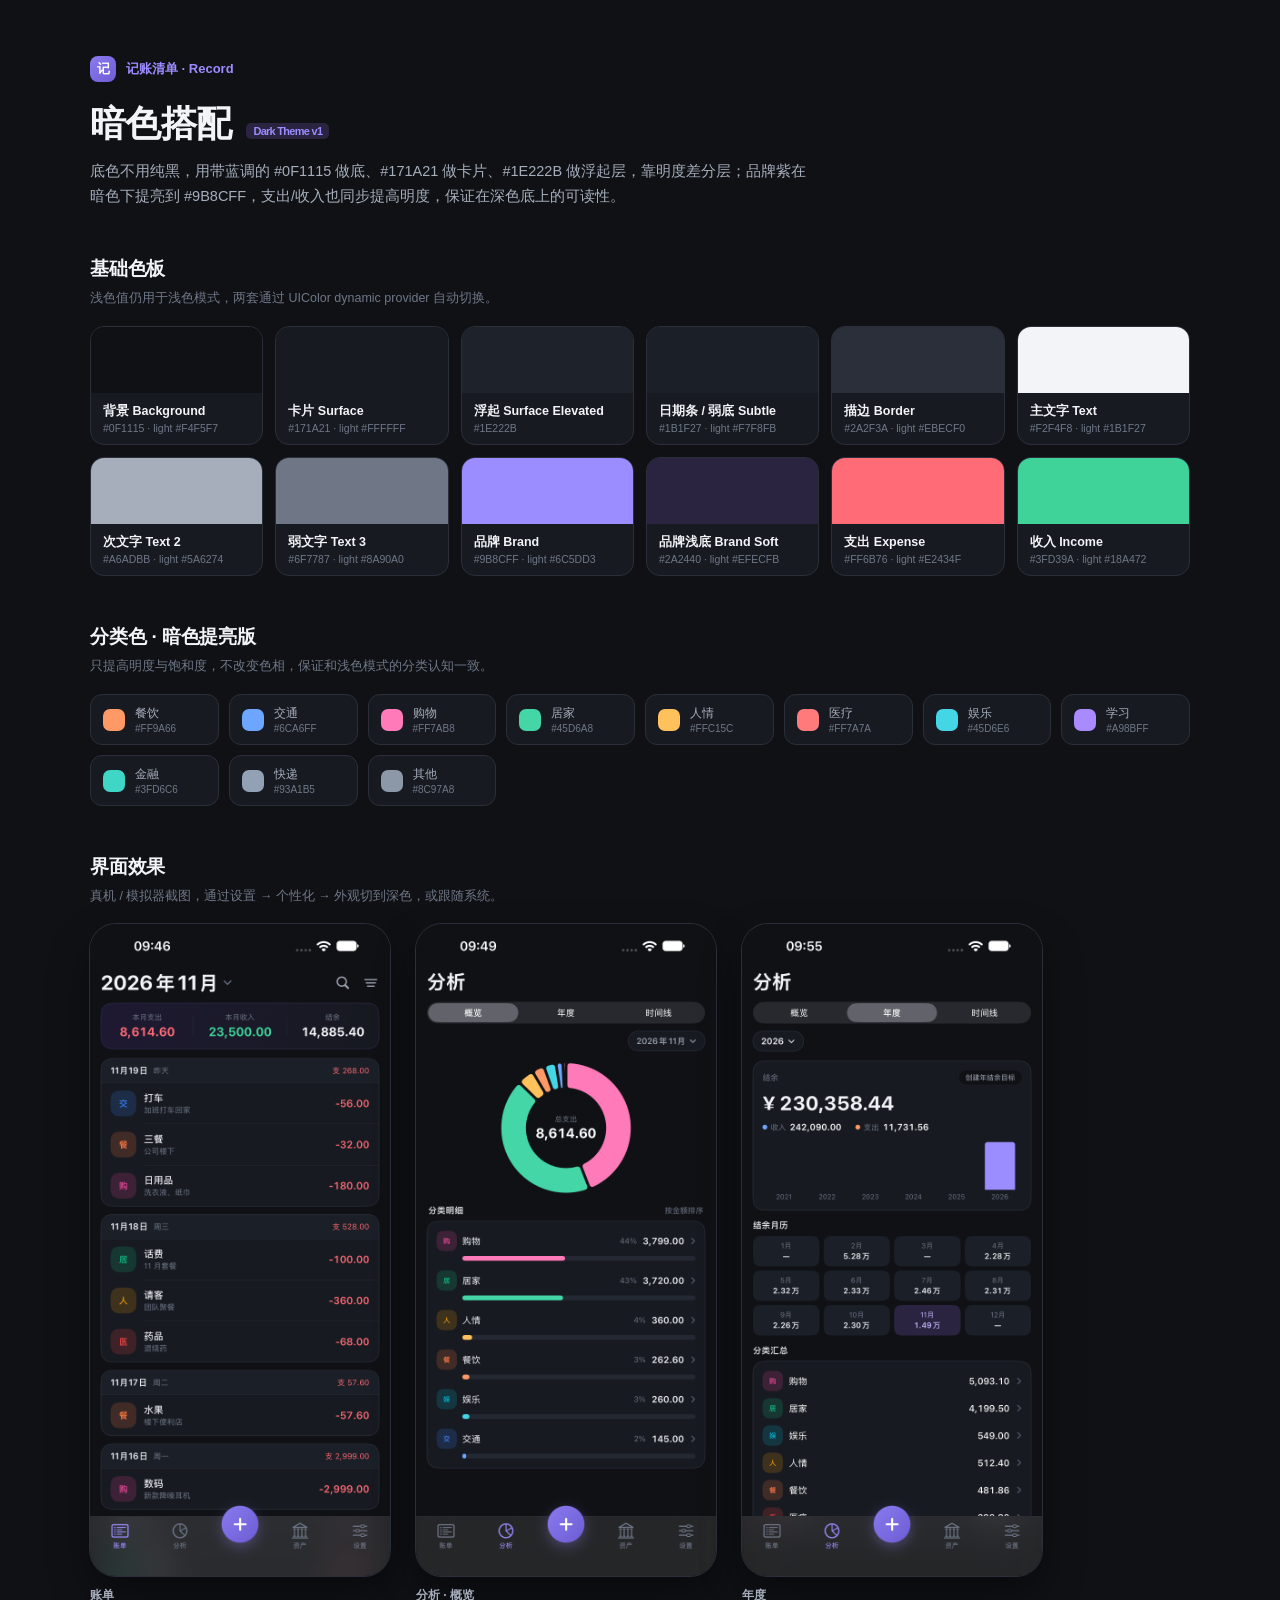
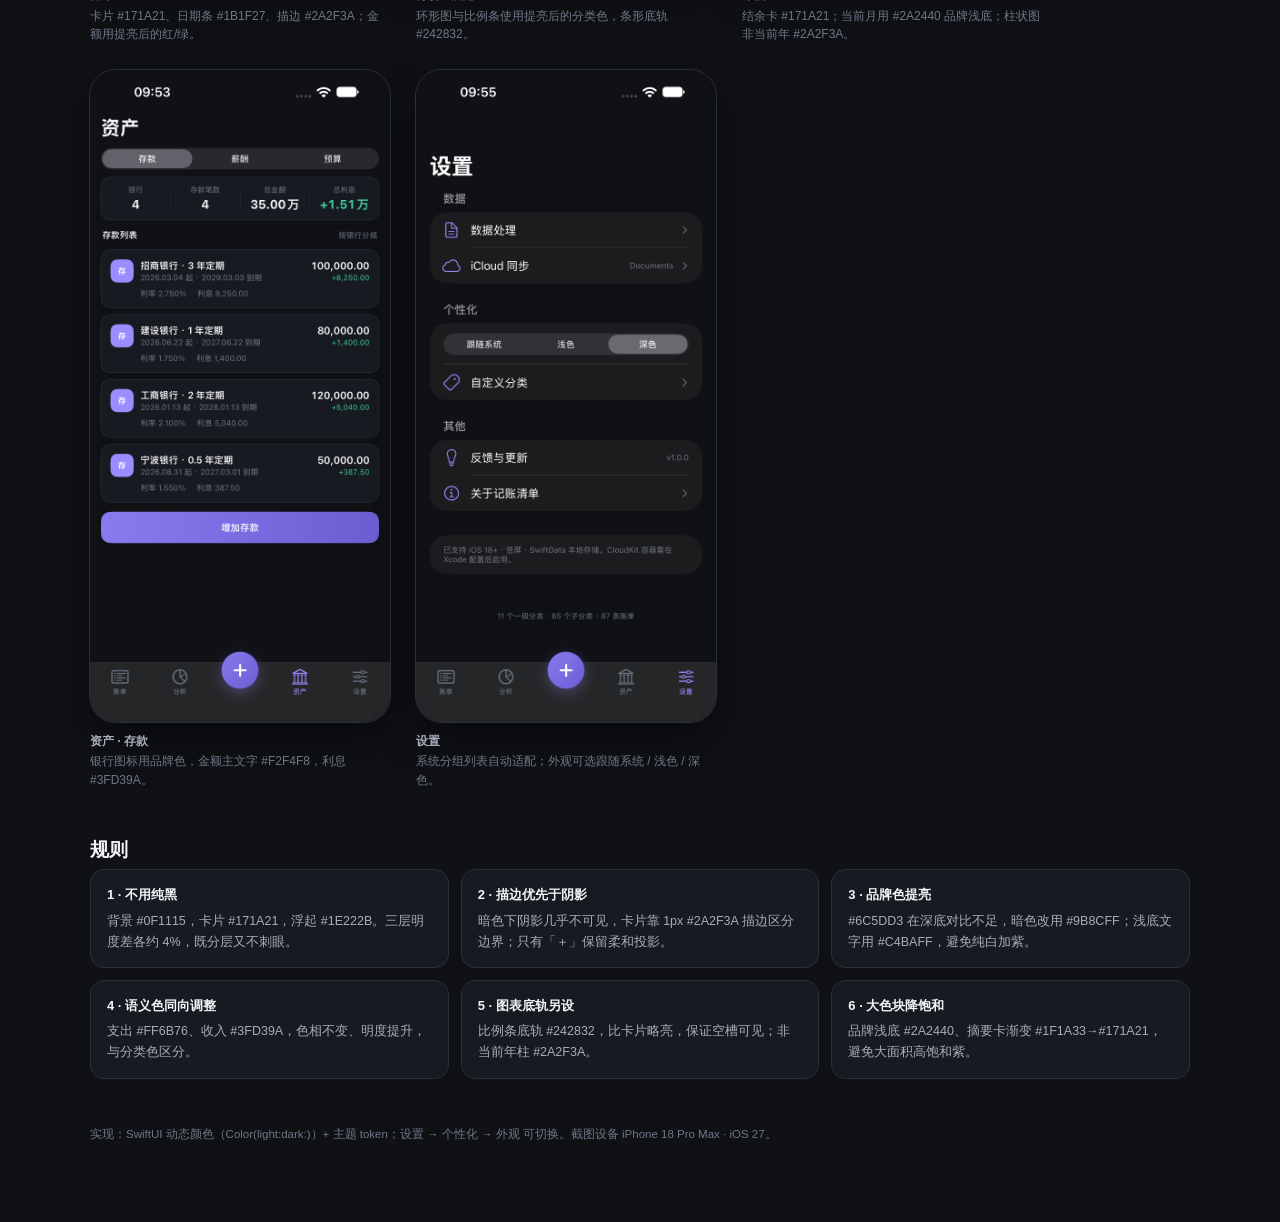
<file: prototype/dark-theme.html>
<!doctype html>
<html lang="zh-CN">
<head>
<meta charset="utf-8">
<title>记账清单 · 暗色搭配</title>
<style>
  :root{
    --bg:#0F1115; --surface:#171A21; --elevated:#1E222B; --subtle:#1B1F27;
    --border:#2A2F3A; --track:#242832;
    --text:#F2F4F8; --text2:#A6ADBB; --text3:#6F7787;
    --brand:#9B8CFF; --brand-deep:#6C5DD3; --brand-soft:#2A2440;
    --expense:#FF6B76; --income:#3FD39A;
  }
  *{box-sizing:border-box;-webkit-font-smoothing:antialiased}
  body{margin:0;background:var(--bg);color:var(--text);font-family:-apple-system,BlinkMacSystemFont,"PingFang SC","Helvetica Neue",Arial,sans-serif}
  .wrap{max-width:1180px;margin:0 auto;padding:56px 40px 80px}
  .brandline{display:flex;align-items:center;gap:10px;color:var(--brand);font-size:13px;font-weight:600}
  .brandline .dot{width:26px;height:26px;border-radius:8px;background:linear-gradient(135deg,#8B7BF0,#6C5DD3);display:grid;place-items:center;color:#fff;font-size:13px;font-weight:700}
  h1{font-size:36px;letter-spacing:-.02em;margin:18px 0 10px}
  .lead{margin:0;max-width:720px;font-size:14.5px;line-height:1.7;color:var(--text2)}
  h2{font-size:19px;margin:48px 0 6px;letter-spacing:-.01em}
  .sub{margin:0 0 18px;font-size:12.5px;color:var(--text3);line-height:1.6}
  .swatches{display:grid;grid-template-columns:repeat(auto-fill,minmax(168px,1fr));gap:12px}
  .sw{background:var(--surface);border:1px solid var(--border);border-radius:14px;overflow:hidden}
  .sw .chip{height:66px}
  .sw .meta{padding:10px 12px}
  .sw .name{font-size:12.5px;font-weight:600}
  .sw .hex{font-size:10.5px;color:var(--text3);margin-top:2px;font-variant-numeric:tabular-nums}
  .cat{display:grid;grid-template-columns:repeat(auto-fill,minmax(120px,1fr));gap:10px}
  .cat .it{background:var(--surface);border:1px solid var(--border);border-radius:12px;padding:10px 12px;display:flex;align-items:center;gap:10px}
  .cat .dot{width:22px;height:22px;border-radius:7px}
  .cat .nm{font-size:12px;color:var(--text2)}
  .cat .hx{font-size:10px;color:var(--text3);margin-top:1px}
  .shots{display:flex;gap:26px;flex-wrap:wrap}
  .shot{width:300px}
  .shot img{width:300px;border-radius:26px;display:block;box-shadow:0 0 0 1px var(--border),0 20px 40px rgba(0,0,0,.4)}
  .shot .cap{margin-top:10px;font-size:12px;color:var(--text3);line-height:1.55}
  .shot .cap b{color:var(--text2);font-weight:600;display:block;margin-bottom:2px}
  .rules{display:grid;grid-template-columns:repeat(auto-fill,minmax(330px,1fr));gap:12px}
  .rule{background:var(--surface);border:1px solid var(--border);border-radius:14px;padding:14px 16px;font-size:12.5px;line-height:1.7;color:var(--text2)}
  .rule b{color:var(--text);font-size:13px;display:block;margin-bottom:4px}
  .foot{margin-top:48px;font-size:11.5px;color:var(--text3)}
  .pill{display:inline-block;font-size:11px;color:var(--brand);background:var(--brand-soft);border-radius:5px;padding:2px 7px;margin-left:6px;vertical-align:1px}
</style>
</head>
<body>
<div class="wrap">
  <div class="brandline"><span class="dot">记</span>记账清单 · Record</div>
  <h1>暗色搭配 <span class="pill">Dark Theme v1</span></h1>
  <p class="lead">底色不用纯黑，用带蓝调的 #0F1115 做底、#171A21 做卡片、#1E222B 做浮起层，靠明度差分层；品牌紫在暗色下提亮到 #9B8CFF，支出/收入也同步提高明度，保证在深色底上的可读性。</p>

  <h2>基础色板</h2>
  <p class="sub">浅色值仍用于浅色模式，两套通过 UIColor dynamic provider 自动切换。</p>
  <div class="swatches">
    <div class="sw"><div class="chip" style="background:#0F1115"></div><div class="meta"><div class="name">背景 Background</div><div class="hex">#0F1115 · light #F4F5F7</div></div></div>
    <div class="sw"><div class="chip" style="background:#171A21"></div><div class="meta"><div class="name">卡片 Surface</div><div class="hex">#171A21 · light #FFFFFF</div></div></div>
    <div class="sw"><div class="chip" style="background:#1E222B"></div><div class="meta"><div class="name">浮起 Surface Elevated</div><div class="hex">#1E222B</div></div></div>
    <div class="sw"><div class="chip" style="background:#1B1F27"></div><div class="meta"><div class="name">日期条 / 弱底 Subtle</div><div class="hex">#1B1F27 · light #F7F8FB</div></div></div>
    <div class="sw"><div class="chip" style="background:#2A2F3A"></div><div class="meta"><div class="name">描边 Border</div><div class="hex">#2A2F3A · light #EBECF0</div></div></div>
    <div class="sw"><div class="chip" style="background:#F2F4F8"></div><div class="meta"><div class="name">主文字 Text</div><div class="hex">#F2F4F8 · light #1B1F27</div></div></div>
    <div class="sw"><div class="chip" style="background:#A6ADBB"></div><div class="meta"><div class="name">次文字 Text 2</div><div class="hex">#A6ADBB · light #5A6274</div></div></div>
    <div class="sw"><div class="chip" style="background:#6F7787"></div><div class="meta"><div class="name">弱文字 Text 3</div><div class="hex">#6F7787 · light #8A90A0</div></div></div>
    <div class="sw"><div class="chip" style="background:#9B8CFF"></div><div class="meta"><div class="name">品牌 Brand</div><div class="hex">#9B8CFF · light #6C5DD3</div></div></div>
    <div class="sw"><div class="chip" style="background:#2A2440"></div><div class="meta"><div class="name">品牌浅底 Brand Soft</div><div class="hex">#2A2440 · light #EFECFB</div></div></div>
    <div class="sw"><div class="chip" style="background:#FF6B76"></div><div class="meta"><div class="name">支出 Expense</div><div class="hex">#FF6B76 · light #E2434F</div></div></div>
    <div class="sw"><div class="chip" style="background:#3FD39A"></div><div class="meta"><div class="name">收入 Income</div><div class="hex">#3FD39A · light #18A472</div></div></div>
  </div>

  <h2>分类色 · 暗色提亮版</h2>
  <p class="sub">只提高明度与饱和度，不改变色相，保证和浅色模式的分类认知一致。</p>
  <div class="cat">
    <div class="it"><span class="dot" style="background:#FF9A66"></span><div><div class="nm">餐饮</div><div class="hx">#FF9A66</div></div></div>
    <div class="it"><span class="dot" style="background:#6CA6FF"></span><div><div class="nm">交通</div><div class="hx">#6CA6FF</div></div></div>
    <div class="it"><span class="dot" style="background:#FF7AB8"></span><div><div class="nm">购物</div><div class="hx">#FF7AB8</div></div></div>
    <div class="it"><span class="dot" style="background:#45D6A8"></span><div><div class="nm">居家</div><div class="hx">#45D6A8</div></div></div>
    <div class="it"><span class="dot" style="background:#FFC15C"></span><div><div class="nm">人情</div><div class="hx">#FFC15C</div></div></div>
    <div class="it"><span class="dot" style="background:#FF7A7A"></span><div><div class="nm">医疗</div><div class="hx">#FF7A7A</div></div></div>
    <div class="it"><span class="dot" style="background:#45D6E6"></span><div><div class="nm">娱乐</div><div class="hx">#45D6E6</div></div></div>
    <div class="it"><span class="dot" style="background:#A98BFF"></span><div><div class="nm">学习</div><div class="hx">#A98BFF</div></div></div>
    <div class="it"><span class="dot" style="background:#3FD6C6"></span><div><div class="nm">金融</div><div class="hx">#3FD6C6</div></div></div>
    <div class="it"><span class="dot" style="background:#93A1B5"></span><div><div class="nm">快递</div><div class="hx">#93A1B5</div></div></div>
    <div class="it"><span class="dot" style="background:#8C97A8"></span><div><div class="nm">其他</div><div class="hx">#8C97A8</div></div></div>
  </div>

  <h2>界面效果</h2>
  <p class="sub">真机 / 模拟器截图，通过设置 → 个性化 → 外观切到深色，或跟随系统。</p>
  <div class="shots">
    <div class="shot"><img src="shots/ios-dark-ledger.png" alt="账单暗色"><div class="cap"><b>账单</b>卡片 #171A21、日期条 #1B1F27、描边 #2A2F3A；金额用提亮后的红/绿。</div></div>
    <div class="shot"><img src="shots/ios-dark-analysis.png" alt="分析暗色"><div class="cap"><b>分析 · 概览</b>环形图与比例条使用提亮后的分类色，条形底轨 #242832。</div></div>
    <div class="shot"><img src="shots/ios-dark-yearly.png" alt="年度暗色"><div class="cap"><b>年度</b>结余卡 #171A21；当前月用 #2A2440 品牌浅底；柱状图非当前年 #2A2F3A。</div></div>
    <div class="shot"><img src="shots/ios-dark-assets.png" alt="资产暗色"><div class="cap"><b>资产 · 存款</b>银行图标用品牌色，金额主文字 #F2F4F8，利息 #3FD39A。</div></div>
    <div class="shot"><img src="shots/ios-dark-settings.png" alt="设置暗色"><div class="cap"><b>设置</b>系统分组列表自动适配；外观可选跟随系统 / 浅色 / 深色。</div></div>
  </div>

  <h2>规则</h2>
  <div class="rules">
    <div class="rule"><b>1 · 不用纯黑</b>背景 #0F1115，卡片 #171A21，浮起 #1E222B。三层明度差各约 4%，既分层又不刺眼。</div>
    <div class="rule"><b>2 · 描边优先于阴影</b>暗色下阴影几乎不可见，卡片靠 1px #2A2F3A 描边区分边界；只有「＋」保留柔和投影。</div>
    <div class="rule"><b>3 · 品牌色提亮</b>#6C5DD3 在深底对比不足，暗色改用 #9B8CFF；浅底文字用 #C4BAFF，避免纯白加紫。</div>
    <div class="rule"><b>4 · 语义色同向调整</b>支出 #FF6B76、收入 #3FD39A，色相不变、明度提升，与分类色区分。</div>
    <div class="rule"><b>5 · 图表底轨另设</b>比例条底轨 #242832，比卡片略亮，保证空槽可见；非当前年柱 #2A2F3A。</div>
    <div class="rule"><b>6 · 大色块降饱和</b>品牌浅底 #2A2440、摘要卡渐变 #1F1A33→#171A21，避免大面积高饱和紫。</div>
  </div>

  <div class="foot">实现：SwiftUI 动态颜色（Color(light:dark:)）+ 主题 token；设置 → 个性化 → 外观 可切换。截图设备 iPhone 18 Pro Max · iOS 27。</div>
</div>
</body>
</html>
</file>
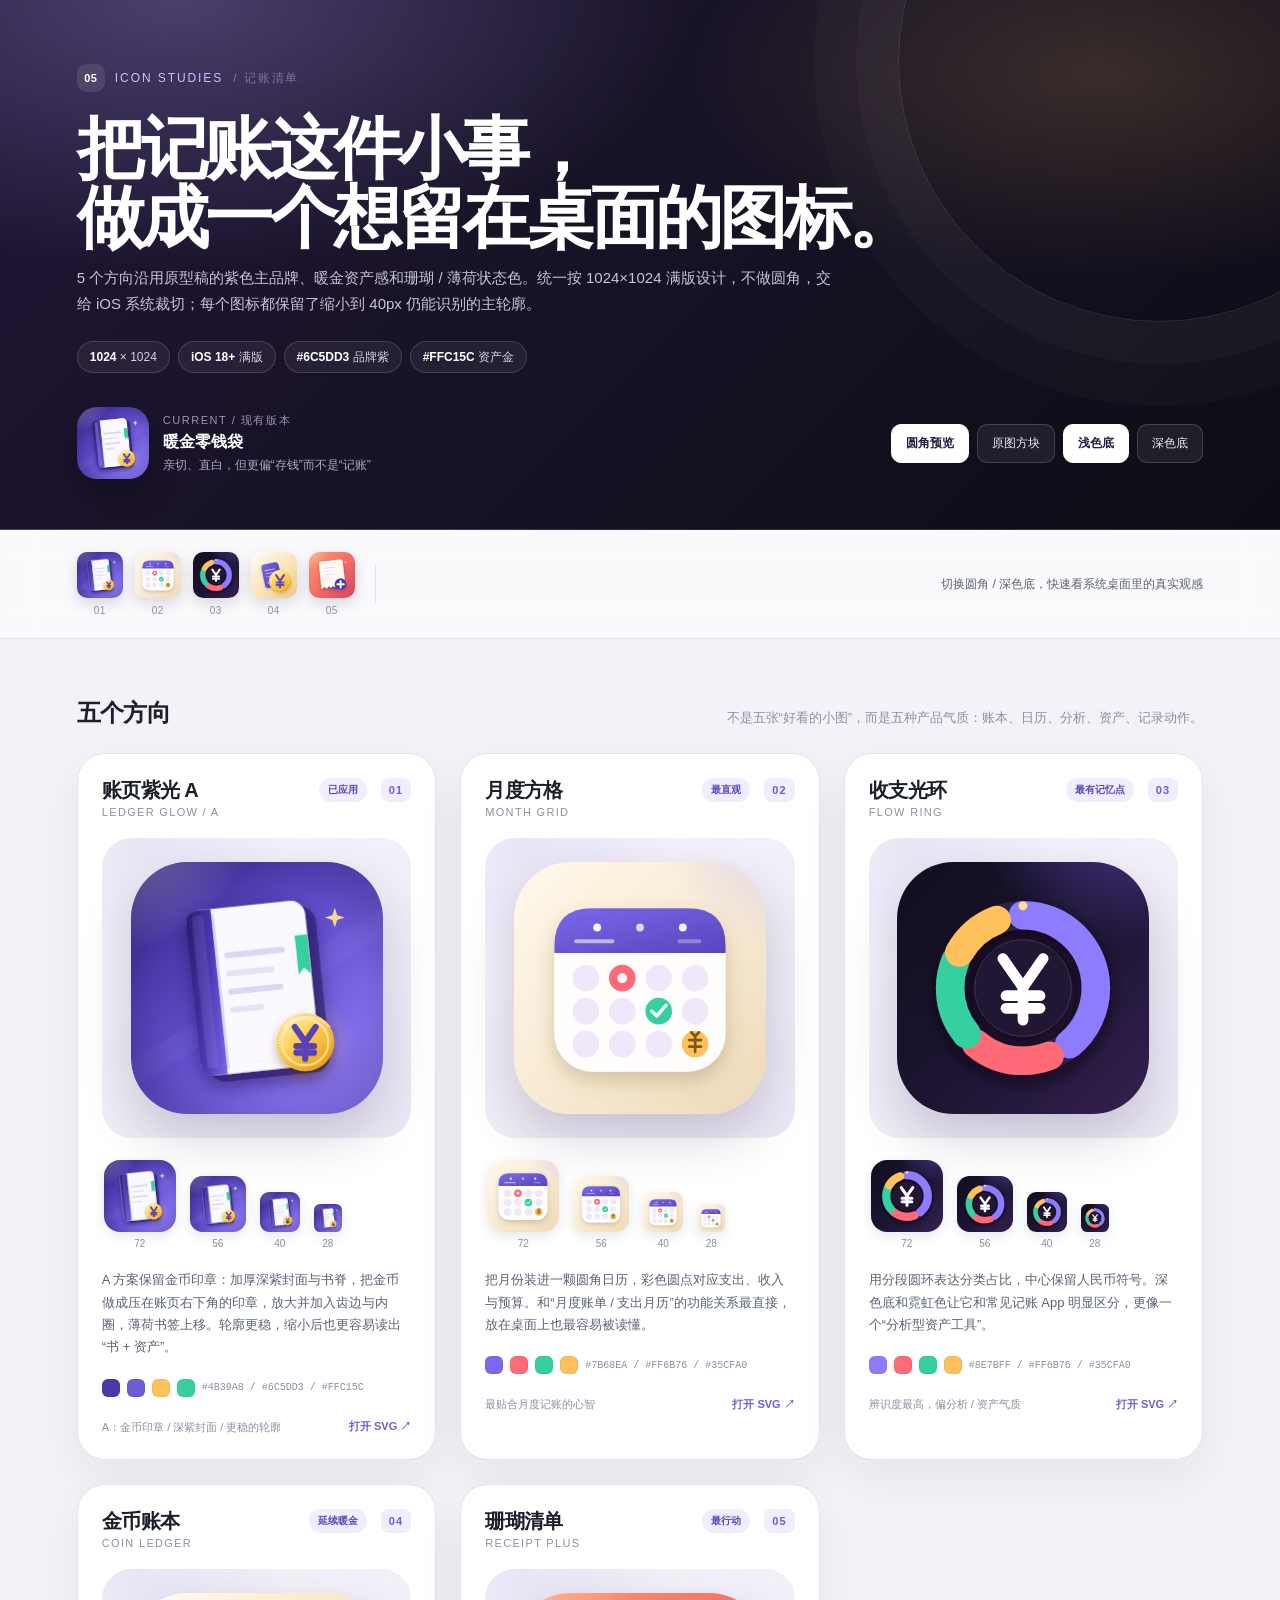
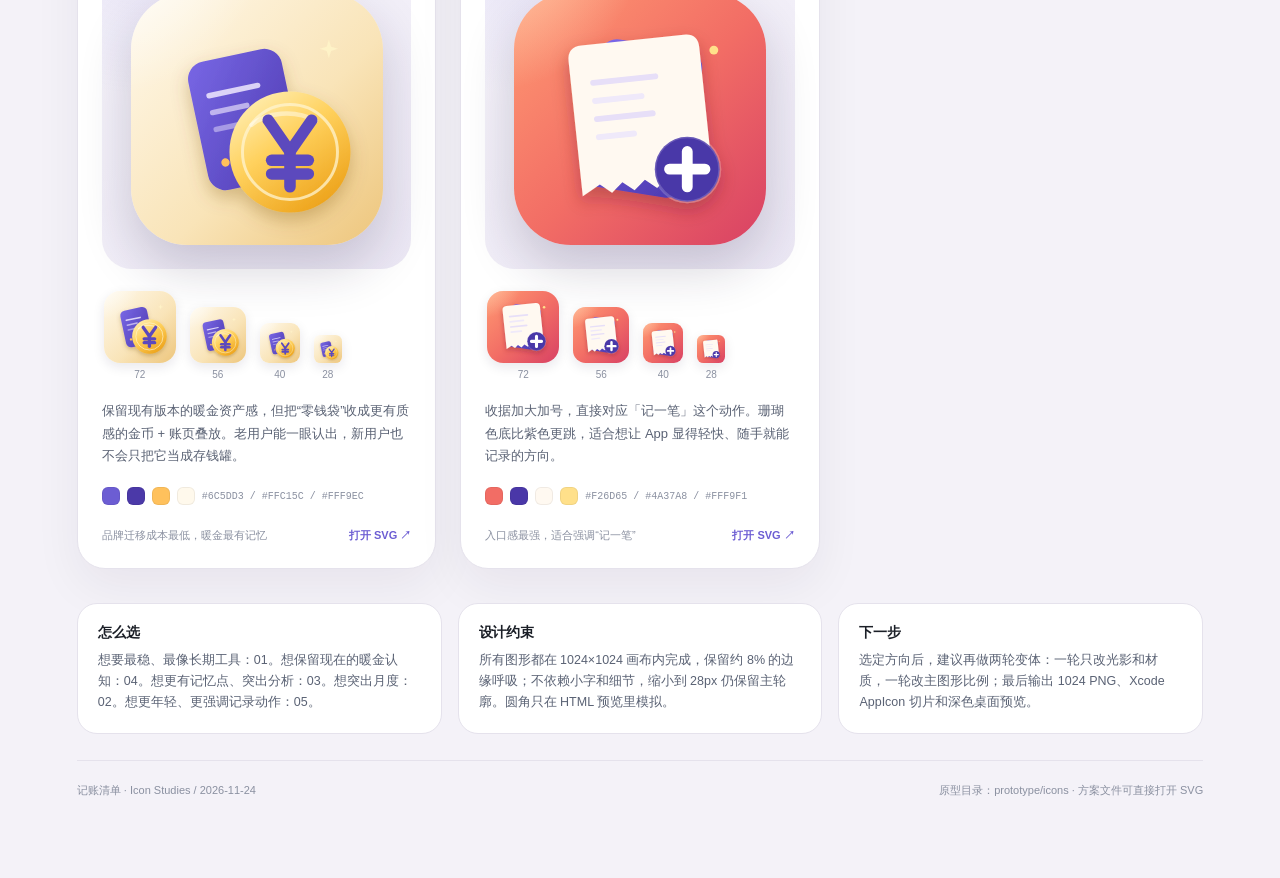
<file: prototype/icons.html>
<!doctype html>
<html lang="zh-CN">
<head>
<meta charset="utf-8">
<meta name="viewport" content="width=device-width, initial-scale=1">
<title>记账清单 · App Icon 5 个方向</title>
<style>
  :root{
    --ink:#1B1F27;
    --text2:#5A6274;
    --text3:#8A90A0;
    --line:#E5E2EC;
    --paper:#FFFFFF;
    --board:#F4F2F8;
    --purple:#6C5DD3;
    --purple-deep:#4B39A8;
    --coral:#FF6B76;
    --mint:#35CFA0;
    --gold:#FFC15C;
    --radius:22.5%;
  }
  *{box-sizing:border-box}
  html{scroll-behavior:smooth}
  body{
    margin:0;
    background:
      radial-gradient(900px 500px at 8% 0%, rgba(108,93,211,.12), transparent 62%),
      radial-gradient(700px 420px at 92% 10%, rgba(255,107,118,.08), transparent 60%),
      var(--board);
    color:var(--ink);
    font-family:-apple-system,BlinkMacSystemFont,"SF Pro Display","SF Pro Text","PingFang SC","Hiragino Sans GB","Helvetica Neue",Arial,sans-serif;
    -webkit-font-smoothing:antialiased;
  }
  a{color:inherit}
  .hero{
    color:#fff;
    padding:64px 6vw 50px;
    background:
      radial-gradient(800px 420px at 14% 0%, rgba(187,170,255,.28), transparent 64%),
      radial-gradient(640px 320px at 86% 14%, rgba(255,193,92,.16), transparent 64%),
      linear-gradient(135deg,#211638 0%,#171225 48%,#0E0C16 100%);
    border-bottom:1px solid rgba(255,255,255,.08);
    position:relative;
    overflow:hidden;
  }
  .hero::after{
    content:"";
    position:absolute;
    width:520px;height:520px;right:-140px;top:-200px;
    border-radius:50%;
    border:1px solid rgba(255,255,255,.12);
    box-shadow:0 0 0 42px rgba(255,255,255,.025),0 0 0 84px rgba(255,255,255,.018);
  }
  .eyebrow{display:flex;align-items:center;gap:10px;font-size:12px;letter-spacing:.16em;text-transform:uppercase;color:#C9BFFF}
  .eyebrow b{display:inline-flex;align-items:center;justify-content:center;width:28px;height:28px;border-radius:9px;background:rgba(255,255,255,.1);font-size:11px;letter-spacing:.04em;color:#fff}
  h1{margin:22px 0 12px;max-width:900px;font-size:clamp(34px,6vw,68px);line-height:1.02;letter-spacing:-.055em;font-weight:750}
  .hero p{margin:0;max-width:760px;font-size:15px;line-height:1.75;color:#C8C4D8}
  .hero-meta{display:flex;flex-wrap:wrap;gap:8px;margin-top:24px}
  .chip{font-size:12px;line-height:1;color:#D8D3E8;border:1px solid rgba(255,255,255,.14);background:rgba(255,255,255,.06);border-radius:999px;padding:9px 12px}
  .chip b{color:#fff;font-weight:600}
  .hero-row{display:flex;flex-wrap:wrap;gap:28px;align-items:center;justify-content:space-between;margin-top:34px;position:relative;z-index:1}
  .current{display:flex;align-items:center;gap:14px;min-width:240px}
  .current img{width:72px;height:72px;border-radius:20px;box-shadow:0 14px 30px rgba(0,0,0,.28);background:#fff}
  .current .label{font-size:11px;letter-spacing:.14em;text-transform:uppercase;color:#9C94B4}
  .current .name{margin-top:4px;font-size:16px;font-weight:650;color:#fff}
  .current .current-note{margin-top:4px;font-size:12px;color:#AFA8C3}
  .toolbar{display:flex;flex-wrap:wrap;gap:8px;position:relative;z-index:1}
  .toolbar button{
    appearance:none;border:1px solid rgba(255,255,255,.16);background:rgba(255,255,255,.07);
    color:#EDE9F7;border-radius:10px;padding:10px 14px;font:inherit;font-size:12px;cursor:pointer;
    transition:background .18s ease,border-color .18s ease,color .18s ease;
  }
  .toolbar button:hover{background:rgba(255,255,255,.13)}
  .toolbar button.active{background:#fff;color:#241A3D;border-color:#fff;font-weight:650}
  .strip{display:flex;gap:12px;align-items:center;flex-wrap:wrap;padding:22px 6vw;border-bottom:1px solid var(--line);background:rgba(255,255,255,.55);backdrop-filter:blur(16px);position:sticky;top:0;z-index:5}
  .strip .mini{display:flex;flex-direction:column;align-items:center;gap:7px;font-size:10px;color:var(--text3);letter-spacing:.04em}
  .strip img{width:46px;height:46px;border-radius:var(--radius);box-shadow:0 5px 14px rgba(35,26,63,.16);background:#fff}
  .strip .sep{width:1px;height:38px;background:var(--line);margin:0 8px}
  .strip .hint{font-size:12px;color:var(--text2);margin-left:auto}
  main{padding:40px 6vw 80px;max-width:1440px;margin:0 auto}
  .section-head{display:flex;align-items:end;justify-content:space-between;gap:20px;margin:18px 0 24px}
  .section-head h2{margin:0;font-size:24px;letter-spacing:-.03em}
  .section-head p{margin:0;max-width:620px;font-size:13px;line-height:1.6;color:var(--text3);text-align:right}
  .grid{display:grid;grid-template-columns:repeat(auto-fit,minmax(340px,1fr));gap:24px}
  .card{
    background:var(--paper);border:1px solid var(--line);border-radius:28px;padding:24px;
    box-shadow:0 18px 48px rgba(31,25,49,.06);
    display:flex;flex-direction:column;gap:20px;
    min-width:0;
  }
  .card-head{display:flex;align-items:flex-start;gap:14px;justify-content:space-between}
  .num{font-size:11px;font-weight:750;letter-spacing:.1em;color:var(--purple);background:#F0EDFC;border-radius:8px;padding:6px 8px;white-space:nowrap}
  .title-wrap{flex:1;min-width:0}
  .title-wrap h3{margin:0;font-size:20px;letter-spacing:-.03em;line-height:1.2}
  .title-wrap .en{margin-top:4px;font-size:11px;letter-spacing:.12em;text-transform:uppercase;color:var(--text3)}
  .tag{font-size:10px;font-weight:700;color:#5B48BE;background:#F0EDFC;border-radius:999px;padding:5px 9px;white-space:nowrap}
  .stage{
    background:
      radial-gradient(220px 180px at 12% 0%, rgba(108,93,211,.10), transparent 70%),
      linear-gradient(145deg,#F7F5FB,#ECE8F5);
    border-radius:30px;padding:24px;display:flex;align-items:center;justify-content:center;
    min-height:300px;transition:background .22s ease;
  }
  body.stage-dark .stage{background:radial-gradient(300px 220px at 50% 0%,rgba(108,93,211,.20),transparent 70%),#17131F}
  .icon-main{width:min(252px,100%);aspect-ratio:1;display:block;border-radius:var(--radius);box-shadow:0 22px 52px rgba(34,24,61,.20);transition:border-radius .2s ease,box-shadow .2s ease}
  body.square .icon-main{box-shadow:0 16px 38px rgba(34,24,61,.14)}
  .sizes{display:flex;align-items:end;gap:14px;padding:2px 2px 0}
  .size{display:flex;flex-direction:column;align-items:center;gap:6px;color:var(--text3);font-size:10px}
  .size img{display:block;background:#fff;border-radius:var(--radius);box-shadow:0 4px 12px rgba(34,24,61,.10)}
  .sizes .s72 img{width:72px;height:72px}
  .sizes .s56 img{width:56px;height:56px}
  .sizes .s40 img{width:40px;height:40px}
  .sizes .s28 img{width:28px;height:28px}
  .desc{margin:0;font-size:13px;line-height:1.72;color:var(--text2)}
  .palette{display:flex;flex-wrap:wrap;gap:7px;align-items:center}
  .swatch{width:18px;height:18px;border-radius:6px;box-shadow:inset 0 0 0 1px rgba(0,0,0,.06)}
  .palette code{font-size:10px;color:var(--text3);margin-right:4px;font-family:ui-monospace,SFMono-Regular,Menlo,monospace}
  .card-foot{display:flex;align-items:center;justify-content:space-between;gap:10px;padding-top:2px}
  .card-foot a{font-size:11px;color:var(--purple);text-decoration:none;font-weight:650}
  .card-foot a:hover{text-decoration:underline}
  .hintline{font-size:11px;color:var(--text3);line-height:1.5}
  .notes{display:grid;grid-template-columns:repeat(auto-fit,minmax(250px,1fr));gap:16px;margin-top:34px}
  .note{background:#fff;border:1px solid var(--line);border-radius:20px;padding:20px}
  .note h3{margin:0 0 8px;font-size:14px;letter-spacing:-.01em}
  .note p{margin:0;font-size:12.5px;line-height:1.7;color:var(--text2)}
  .footer{display:flex;justify-content:space-between;gap:16px;flex-wrap:wrap;margin-top:26px;padding-top:22px;border-top:1px solid var(--line);color:var(--text3);font-size:11px}
  @media (max-width:720px){
    .hero{padding:46px 22px 38px}
    .strip{padding:16px 22px}
    .strip .hint{display:none}
    main{padding:28px 16px 60px}
    .grid{grid-template-columns:1fr}
    .card{padding:18px;border-radius:24px}
    .stage{padding:16px;min-height:0}
    .section-head{display:block}
    .section-head p{margin-top:8px;text-align:left}
  }
</style>
</head>
<body>
  <header class="hero">
    <div class="eyebrow"><b>05</b> ICON STUDIES <span style="color:#7D7496">/ 记账清单</span></div>
    <h1>把记账这件小事，<br>做成一个想留在桌面的图标。</h1>
    <p>5 个方向沿用原型稿的紫色主品牌、暖金资产感和珊瑚 / 薄荷状态色。统一按 1024×1024 满版设计，不做圆角，交给 iOS 系统裁切；每个图标都保留了缩小到 40px 仍能识别的主轮廓。</p>
    <div class="hero-meta">
      <span class="chip"><b>1024</b> × 1024</span>
      <span class="chip"><b>iOS 18+</b> 满版</span>
      <span class="chip"><b>#6C5DD3</b> 品牌紫</span>
      <span class="chip"><b>#FFC15C</b> 资产金</span>
    </div>
    <div class="hero-row">
      <div class="current">
        <img src="../Record-iOS/Assets.xcassets/AppIcon.appiconset/AppIcon.png" alt="当前图标">
        <div>
          <div class="label">Current / 现有版本</div>
          <div class="name">暖金零钱袋</div>
          <div class="current-note">亲切、直白，但更偏“存钱”而不是“记账”</div>
        </div>
      </div>
      <div class="toolbar">
        <button type="button" class="active" data-radius="rounded">圆角预览</button>
        <button type="button" data-radius="square">原图方块</button>
        <button type="button" class="active" data-stage="light">浅色底</button>
        <button type="button" data-stage="dark">深色底</button>
      </div>
    </div>
  </header>

  <div class="strip">
    <div class="mini"><img src="icons/01-ledger-glow.svg" alt="账页紫光"><span>01</span></div>
    <div class="mini"><img src="icons/02-month-grid.svg" alt="月度方格"><span>02</span></div>
    <div class="mini"><img src="icons/03-flow-ring.svg" alt="收支光环"><span>03</span></div>
    <div class="mini"><img src="icons/04-coin-ledger.svg" alt="金币账本"><span>04</span></div>
    <div class="mini"><img src="icons/05-receipt-plus.svg" alt="珊瑚清单"><span>05</span></div>
    <div class="sep"></div>
    <div class="hint">切换圆角 / 深色底，快速看系统桌面里的真实观感</div>
  </div>

  <main>
    <div class="section-head">
      <h2>五个方向</h2>
      <p>不是五张“好看的小图”，而是五种产品气质：账本、日历、分析、资产、记录动作。</p>
    </div>

    <section class="grid">
      <article class="card">
        <div class="card-head">
          <div class="title-wrap"><h3>账页紫光 A</h3><div class="en">Ledger Glow / A</div></div>
          <span class="tag">已应用</span>
          <span class="num">01</span>
        </div>
        <div class="stage"><img class="icon-main" src="icons/01-ledger-glow.svg" alt="账页紫光图标"></div>
        <div class="sizes">
          <div class="size s72"><img src="icons/01-ledger-glow.svg" alt=""><span>72</span></div>
          <div class="size s56"><img src="icons/01-ledger-glow.svg" alt=""><span>56</span></div>
          <div class="size s40"><img src="icons/01-ledger-glow.svg" alt=""><span>40</span></div>
          <div class="size s28"><img src="icons/01-ledger-glow.svg" alt=""><span>28</span></div>
        </div>
        <p class="desc">A 方案保留金币印章：加厚深紫封面与书脊，把金币做成压在账页右下角的印章，放大并加入齿边与内圈，薄荷书签上移。轮廓更稳，缩小后也更容易读出“书 + 资产”。</p>
        <div class="palette">
          <span class="swatch" style="background:#4B39A8"></span>
          <span class="swatch" style="background:#6C5DD3"></span>
          <span class="swatch" style="background:#FFC15C"></span>
          <span class="swatch" style="background:#35CFA0"></span>
          <code>#4B39A8 / #6C5DD3 / #FFC15C</code>
        </div>
        <div class="card-foot"><span class="hintline">A：金币印章 / 深紫封面 / 更稳的轮廓</span><a href="icons/01-ledger-glow.svg" target="_blank">打开 SVG ↗</a></div>
      </article>

      <article class="card">
        <div class="card-head">
          <div class="title-wrap"><h3>月度方格</h3><div class="en">Month Grid</div></div>
          <span class="tag">最直观</span>
          <span class="num">02</span>
        </div>
        <div class="stage"><img class="icon-main" src="icons/02-month-grid.svg" alt="月度方格图标"></div>
        <div class="sizes">
          <div class="size s72"><img src="icons/02-month-grid.svg" alt=""><span>72</span></div>
          <div class="size s56"><img src="icons/02-month-grid.svg" alt=""><span>56</span></div>
          <div class="size s40"><img src="icons/02-month-grid.svg" alt=""><span>40</span></div>
          <div class="size s28"><img src="icons/02-month-grid.svg" alt=""><span>28</span></div>
        </div>
        <p class="desc">把月份装进一颗圆角日历，彩色圆点对应支出、收入与预算。和“月度账单 / 支出月历”的功能关系最直接，放在桌面上也最容易被读懂。</p>
        <div class="palette">
          <span class="swatch" style="background:#7B68EA"></span>
          <span class="swatch" style="background:#FF6B76"></span>
          <span class="swatch" style="background:#35CFA0"></span>
          <span class="swatch" style="background:#FFC15C"></span>
          <code>#7B68EA / #FF6B76 / #35CFA0</code>
        </div>
        <div class="card-foot"><span class="hintline">最贴合月度记账的心智</span><a href="icons/02-month-grid.svg" target="_blank">打开 SVG ↗</a></div>
      </article>

      <article class="card">
        <div class="card-head">
          <div class="title-wrap"><h3>收支光环</h3><div class="en">Flow Ring</div></div>
          <span class="tag">最有记忆点</span>
          <span class="num">03</span>
        </div>
        <div class="stage"><img class="icon-main" src="icons/03-flow-ring.svg" alt="收支光环图标"></div>
        <div class="sizes">
          <div class="size s72"><img src="icons/03-flow-ring.svg" alt=""><span>72</span></div>
          <div class="size s56"><img src="icons/03-flow-ring.svg" alt=""><span>56</span></div>
          <div class="size s40"><img src="icons/03-flow-ring.svg" alt=""><span>40</span></div>
          <div class="size s28"><img src="icons/03-flow-ring.svg" alt=""><span>28</span></div>
        </div>
        <p class="desc">用分段圆环表达分类占比，中心保留人民币符号。深色底和霓虹色让它和常见记账 App 明显区分，更像一个“分析型资产工具”。</p>
        <div class="palette">
          <span class="swatch" style="background:#8E7BFF"></span>
          <span class="swatch" style="background:#FF6B76"></span>
          <span class="swatch" style="background:#35CFA0"></span>
          <span class="swatch" style="background:#FFC15C"></span>
          <code>#8E7BFF / #FF6B76 / #35CFA0</code>
        </div>
        <div class="card-foot"><span class="hintline">辨识度最高，偏分析 / 资产气质</span><a href="icons/03-flow-ring.svg" target="_blank">打开 SVG ↗</a></div>
      </article>

      <article class="card">
        <div class="card-head">
          <div class="title-wrap"><h3>金币账本</h3><div class="en">Coin Ledger</div></div>
          <span class="tag">延续暖金</span>
          <span class="num">04</span>
        </div>
        <div class="stage"><img class="icon-main" src="icons/04-coin-ledger.svg" alt="金币账本图标"></div>
        <div class="sizes">
          <div class="size s72"><img src="icons/04-coin-ledger.svg" alt=""><span>72</span></div>
          <div class="size s56"><img src="icons/04-coin-ledger.svg" alt=""><span>56</span></div>
          <div class="size s40"><img src="icons/04-coin-ledger.svg" alt=""><span>40</span></div>
          <div class="size s28"><img src="icons/04-coin-ledger.svg" alt=""><span>28</span></div>
        </div>
        <p class="desc">保留现有版本的暖金资产感，但把“零钱袋”收成更有质感的金币 + 账页叠放。老用户能一眼认出，新用户也不会只把它当成存钱罐。</p>
        <div class="palette">
          <span class="swatch" style="background:#6C5DD3"></span>
          <span class="swatch" style="background:#4B39A8"></span>
          <span class="swatch" style="background:#FFC15C"></span>
          <span class="swatch" style="background:#FFF9EC"></span>
          <code>#6C5DD3 / #FFC15C / #FFF9EC</code>
        </div>
        <div class="card-foot"><span class="hintline">品牌迁移成本最低，暖金最有记忆</span><a href="icons/04-coin-ledger.svg" target="_blank">打开 SVG ↗</a></div>
      </article>

      <article class="card">
        <div class="card-head">
          <div class="title-wrap"><h3>珊瑚清单</h3><div class="en">Receipt Plus</div></div>
          <span class="tag">最行动</span>
          <span class="num">05</span>
        </div>
        <div class="stage"><img class="icon-main" src="icons/05-receipt-plus.svg" alt="珊瑚清单图标"></div>
        <div class="sizes">
          <div class="size s72"><img src="icons/05-receipt-plus.svg" alt=""><span>72</span></div>
          <div class="size s56"><img src="icons/05-receipt-plus.svg" alt=""><span>56</span></div>
          <div class="size s40"><img src="icons/05-receipt-plus.svg" alt=""><span>40</span></div>
          <div class="size s28"><img src="icons/05-receipt-plus.svg" alt=""><span>28</span></div>
        </div>
        <p class="desc">收据加大加号，直接对应「记一笔」这个动作。珊瑚色底比紫色更跳，适合想让 App 显得轻快、随手就能记录的方向。</p>
        <div class="palette">
          <span class="swatch" style="background:#F26D65"></span>
          <span class="swatch" style="background:#4A37A8"></span>
          <span class="swatch" style="background:#FFF9F1"></span>
          <span class="swatch" style="background:#FFE08A"></span>
          <code>#F26D65 / #4A37A8 / #FFF9F1</code>
        </div>
        <div class="card-foot"><span class="hintline">入口感最强，适合强调“记一笔”</span><a href="icons/05-receipt-plus.svg" target="_blank">打开 SVG ↗</a></div>
      </article>
    </section>

    <div class="notes">
      <div class="note">
        <h3>怎么选</h3>
        <p>想要最稳、最像长期工具：01。想保留现在的暖金认知：04。想更有记忆点、突出分析：03。想突出月度：02。想更年轻、更强调记录动作：05。</p>
      </div>
      <div class="note">
        <h3>设计约束</h3>
        <p>所有图形都在 1024×1024 画布内完成，保留约 8% 的边缘呼吸；不依赖小字和细节，缩小到 28px 仍保留主轮廓。圆角只在 HTML 预览里模拟。</p>
      </div>
      <div class="note">
        <h3>下一步</h3>
        <p>选定方向后，建议再做两轮变体：一轮只改光影和材质，一轮改主图形比例；最后输出 1024 PNG、Xcode AppIcon 切片和深色桌面预览。</p>
      </div>
    </div>

    <div class="footer">
      <span>记账清单 · Icon Studies / 2026-11-24</span>
      <span>原型目录：prototype/icons · 方案文件可直接打开 SVG</span>
    </div>
  </main>

<script>
  const body = document.body;
  document.querySelectorAll('[data-radius]').forEach(btn => {
    btn.addEventListener('click', () => {
      document.querySelectorAll('[data-radius]').forEach(b => b.classList.remove('active'));
      btn.classList.add('active');
      body.classList.toggle('square', btn.dataset.radius === 'square');
      document.documentElement.style.setProperty('--radius', btn.dataset.radius === 'square' ? '0%' : '22.5%');
    });
  });
  document.querySelectorAll('[data-stage]').forEach(btn => {
    btn.addEventListener('click', () => {
      document.querySelectorAll('[data-stage]').forEach(b => b.classList.remove('active'));
      btn.classList.add('active');
      body.classList.toggle('stage-dark', btn.dataset.stage === 'dark');
    });
  });
</script>
</body>
</html>
</file>
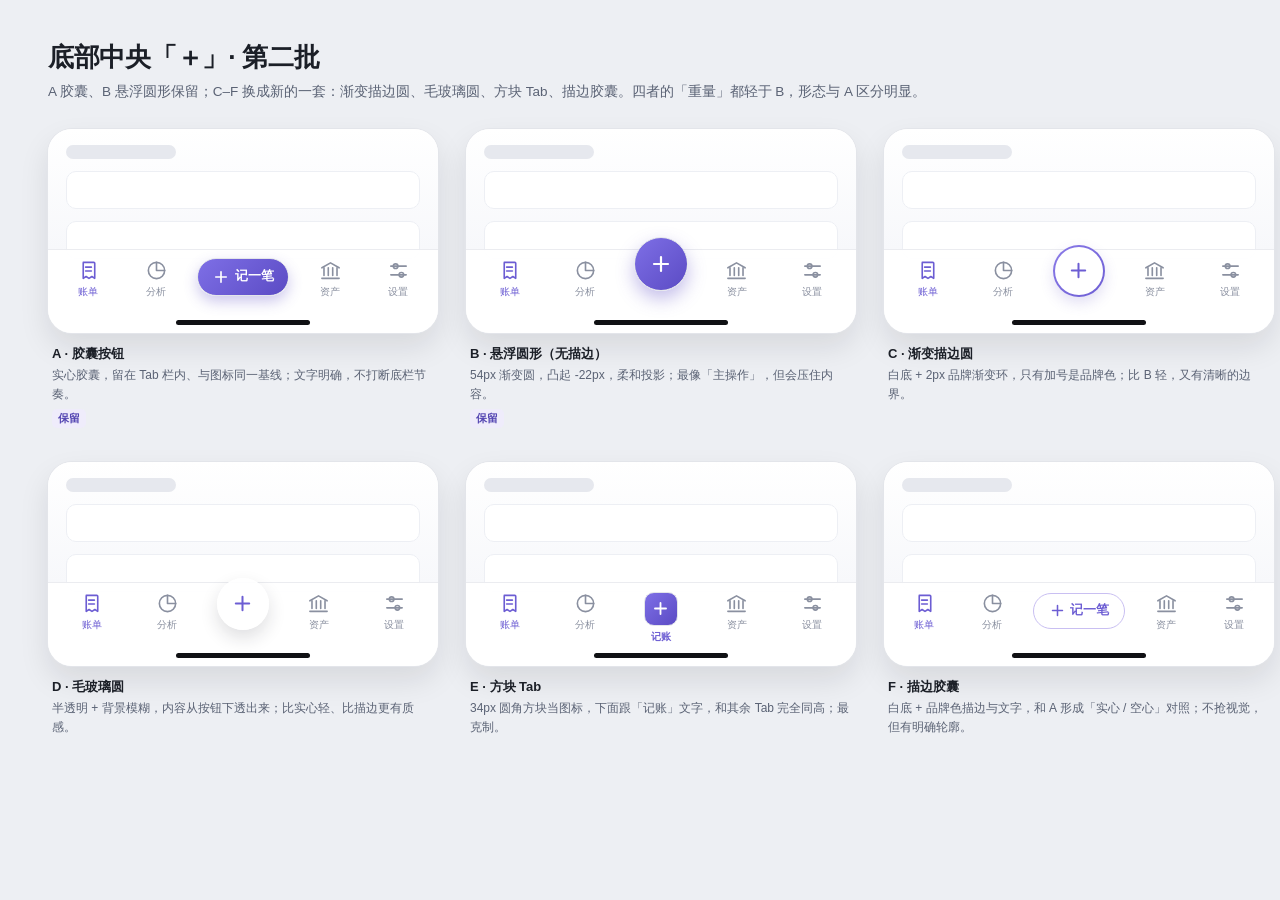
<file: prototype/tabbar-styles.html>
<!doctype html>
<html lang="zh-CN">
<head>
<meta charset="utf-8">
<title>中央「＋」样式方案</title>
<link rel="stylesheet" href="src/style.css">
<style>
  body{background:#EDEFF3}
  .wrap{padding:40px 48px 60px}
  h1{margin:0 0 6px;font-size:26px;letter-spacing:-.01em}
  .lead{margin:0 0 26px;font-size:13.5px;color:#5A6274;line-height:1.6}
  .grid{display:grid;grid-template-columns:repeat(3,390px);gap:34px 28px}
  .demo{width:390px;border-radius:24px;overflow:hidden;background:#fff;box-shadow:0 0 0 1px #E3E5EA,0 14px 30px rgba(20,23,32,.10)}
  .demo .top{height:120px;padding:16px 18px;background:linear-gradient(180deg,#FFFFFF,#F7F8FB)}
  .demo .top .bar{height:14px;width:110px;border-radius:7px;background:#E6E8EE}
  .demo .top .row{height:38px;border-radius:10px;background:#fff;border:1px solid #EDEFF4;margin-top:12px}
  .cap{padding:12px 4px 0}
  .cap b{display:block;font-size:13px;margin-bottom:3px}
  .cap p{margin:0;font-size:12px;color:#5A6274;line-height:1.6}
  .cap .rec{display:inline-block;margin-top:5px;font-size:11px;font-weight:600;color:#5648B3;background:#EFECFB;border-radius:5px;padding:2px 6px}

  .tb{position:relative;height:84px;display:flex;align-items:flex-start;padding:7px 6px 0;border-top:1px solid #EBECF0;background:rgba(255,255,255,.96)}
  .tb .t{flex:1;display:flex;flex-direction:column;align-items:center;gap:3px;font-size:10px;color:#8A90A0;padding-top:2px}
  .tb .t svg{width:23px;height:23px}
  .tb .t.on{color:#6C5DD3}
  .tb .add{display:flex;justify-content:center}
  .tb .hb{position:absolute;left:50%;bottom:8px;transform:translateX(-50%);width:134px;height:5px;border-radius:3px;background:#101114}

  .v-pill .add{flex:0 0 106px}
  .v-pill .btn{display:flex;align-items:center;gap:5px;height:38px;width:92px;border-radius:19px;background:linear-gradient(135deg,#7E6FE6,#5B4BC4);color:#fff;font-size:12.5px;font-weight:600;box-shadow:0 6px 14px rgba(92,75,196,.3);margin-top:-1px}
  .v-pill .btn svg{width:18px;height:18px;stroke-width:2.2}

  .v-float .btn{width:54px;height:54px;border-radius:50%;background:linear-gradient(135deg,#7E6FE6,#5B4BC4);color:#fff;display:grid;place-items:center;margin-top:-22px;box-shadow:0 8px 18px rgba(92,75,196,.36)}
  .v-float .btn svg{width:24px;height:24px;stroke-width:2.2}

  .v-ring .btn{width:52px;height:52px;border-radius:50%;display:grid;place-items:center;margin-top:-14px;color:#6C5DD3;background:linear-gradient(#fff,#fff) padding-box,linear-gradient(135deg,#8B7BE8,#6C5DD3) border-box;border:2px solid transparent;box-shadow:0 6px 14px rgba(92,75,196,.18)}
  .v-ring .btn svg{width:23px;height:23px;stroke-width:2.1}

  .v-glass .btn{width:52px;height:52px;border-radius:50%;background:rgba(255,255,255,.72);backdrop-filter:blur(12px);-webkit-backdrop-filter:blur(12px);border:1px solid rgba(255,255,255,.95);box-shadow:0 8px 18px rgba(27,31,39,.14);color:#6C5DD3;display:grid;place-items:center;margin-top:-14px}
  .v-glass .btn svg{width:23px;height:23px;stroke-width:2.1}

  .v-tabsquare .btn{width:34px;height:34px;border-radius:10px;background:linear-gradient(135deg,#7E6FE6,#5B4BC4);color:#fff;display:grid;place-items:center;margin-top:0}
  .v-tabsquare .btn svg{width:19px;height:19px;stroke-width:2.3}
  .v-tabsquare .add span.lb{font-size:10px;color:#6C5DD3;font-weight:600;margin-top:1px}

  .v-outlinepill .add{flex:0 0 106px}
  .v-outlinepill .btn{display:flex;align-items:center;gap:4px;height:36px;width:92px;border-radius:18px;background:#fff;color:#6C5DD3;border:1px solid #C9BFF2;font-size:12.5px;font-weight:600;margin-top:1px}
  .v-outlinepill .btn svg{width:17px;height:17px;stroke-width:2.2}
</style>
</head>
<body>
<div class="wrap">
  <h1>底部中央「＋」· 第二批</h1>
  <p class="lead">A 胶囊、B 悬浮圆形保留；C–F 换成新的一套：渐变描边圆、毛玻璃圆、方块 Tab、描边胶囊。四者的「重量」都轻于 B，形态与 A 区分明显。</p>

  <div class="grid">

    <div>
      <div class="demo v-pill">
        <div class="top"><div class="bar"></div><div class="row"></div><div class="row"></div></div>
        <div class="tb">
          <div class="t on"><svg class="ico"><use href="#i-bill"/></svg><span>账单</span></div>
          <div class="t"><svg class="ico"><use href="#i-chart"/></svg><span>分析</span></div>
          <div class="t add"><span class="btn"><svg class="ico"><use href="#i-plus"/></svg>记一笔</span></div>
          <div class="t"><svg class="ico"><use href="#i-bank"/></svg><span>资产</span></div>
          <div class="t"><svg class="ico"><use href="#i-set"/></svg><span>设置</span></div>
          <div class="hb"></div>
        </div>
      </div>
      <div class="cap"><b>A · 胶囊按钮</b><p>实心胶囊，留在 Tab 栏内、与图标同一基线；文字明确，不打断底栏节奏。</p><span class="rec">保留</span></div>
    </div>

    <div>
      <div class="demo v-float">
        <div class="top"><div class="bar"></div><div class="row"></div><div class="row"></div></div>
        <div class="tb">
          <div class="t on"><svg class="ico"><use href="#i-bill"/></svg><span>账单</span></div>
          <div class="t"><svg class="ico"><use href="#i-chart"/></svg><span>分析</span></div>
          <div class="t add"><span class="btn"><svg class="ico"><use href="#i-plus"/></svg></span></div>
          <div class="t"><svg class="ico"><use href="#i-bank"/></svg><span>资产</span></div>
          <div class="t"><svg class="ico"><use href="#i-set"/></svg><span>设置</span></div>
          <div class="hb"></div>
        </div>
      </div>
      <div class="cap"><b>B · 悬浮圆形（无描边）</b><p>54px 渐变圆，凸起 -22px，柔和投影；最像「主操作」，但会压住内容。</p><span class="rec">保留</span></div>
    </div>

    <div>
      <div class="demo v-ring">
        <div class="top"><div class="bar"></div><div class="row"></div><div class="row"></div></div>
        <div class="tb">
          <div class="t on"><svg class="ico"><use href="#i-bill"/></svg><span>账单</span></div>
          <div class="t"><svg class="ico"><use href="#i-chart"/></svg><span>分析</span></div>
          <div class="t add"><span class="btn"><svg class="ico"><use href="#i-plus"/></svg></span></div>
          <div class="t"><svg class="ico"><use href="#i-bank"/></svg><span>资产</span></div>
          <div class="t"><svg class="ico"><use href="#i-set"/></svg><span>设置</span></div>
          <div class="hb"></div>
        </div>
      </div>
      <div class="cap"><b>C · 渐变描边圆</b><p>白底 + 2px 品牌渐变环，只有加号是品牌色；比 B 轻，又有清晰的边界。</p></div>
    </div>

    <div>
      <div class="demo v-glass">
        <div class="top"><div class="bar"></div><div class="row"></div><div class="row"></div></div>
        <div class="tb">
          <div class="t on"><svg class="ico"><use href="#i-bill"/></svg><span>账单</span></div>
          <div class="t"><svg class="ico"><use href="#i-chart"/></svg><span>分析</span></div>
          <div class="t add"><span class="btn"><svg class="ico"><use href="#i-plus"/></svg></span></div>
          <div class="t"><svg class="ico"><use href="#i-bank"/></svg><span>资产</span></div>
          <div class="t"><svg class="ico"><use href="#i-set"/></svg><span>设置</span></div>
          <div class="hb"></div>
        </div>
      </div>
      <div class="cap"><b>D · 毛玻璃圆</b><p>半透明 + 背景模糊，内容从按钮下透出来；比实心轻、比描边更有质感。</p></div>
    </div>

    <div>
      <div class="demo v-tabsquare">
        <div class="top"><div class="bar"></div><div class="row"></div><div class="row"></div></div>
        <div class="tb">
          <div class="t on"><svg class="ico"><use href="#i-bill"/></svg><span>账单</span></div>
          <div class="t"><svg class="ico"><use href="#i-chart"/></svg><span>分析</span></div>
          <div class="t add"><span class="btn"><svg class="ico"><use href="#i-plus"/></svg></span><span class="lb">记账</span></div>
          <div class="t"><svg class="ico"><use href="#i-bank"/></svg><span>资产</span></div>
          <div class="t"><svg class="ico"><use href="#i-set"/></svg><span>设置</span></div>
          <div class="hb"></div>
        </div>
      </div>
      <div class="cap"><b>E · 方块 Tab</b><p>34px 圆角方块当图标，下面跟「记账」文字，和其余 Tab 完全同高；最克制。</p></div>
    </div>

    <div>
      <div class="demo v-outlinepill">
        <div class="top"><div class="bar"></div><div class="row"></div><div class="row"></div></div>
        <div class="tb">
          <div class="t on"><svg class="ico"><use href="#i-bill"/></svg><span>账单</span></div>
          <div class="t"><svg class="ico"><use href="#i-chart"/></svg><span>分析</span></div>
          <div class="t add"><span class="btn"><svg class="ico"><use href="#i-plus"/></svg>记一笔</span></div>
          <div class="t"><svg class="ico"><use href="#i-bank"/></svg><span>资产</span></div>
          <div class="t"><svg class="ico"><use href="#i-set"/></svg><span>设置</span></div>
          <div class="hb"></div>
        </div>
      </div>
      <div class="cap"><b>F · 描边胶囊</b><p>白底 + 品牌色描边与文字，和 A 形成「实心 / 空心」对照；不抢视觉，但有明确轮廓。</p></div>
    </div>

  </div>
</div>

<svg width="0" height="0" style="position:absolute" aria-hidden="true">
  <symbol id="i-bill" viewBox="0 0 24 24"><path d="M6.5 3.5h11a1 1 0 0 1 1 1v15.7l-3-1.9-3 1.9-3-1.9-3 1.9V4.5a1 1 0 0 1 1-1z"/><path d="M9 8.5h6M9 12.5h6"/></symbol>
  <symbol id="i-chart" viewBox="0 0 24 24"><circle cx="12" cy="12" r="8.5"/><path d="M12 3.5v8.5h8.5"/></symbol>
  <symbol id="i-bank" viewBox="0 0 24 24"><path d="M3 9.2 12 4l9 5.2"/><path d="M5.2 9.2v8M9.7 9.2v8M14.3 9.2v8M18.8 9.2v8"/><path d="M3 20.2h18"/></symbol>
  <symbol id="i-set" viewBox="0 0 24 24"><path d="M4 7.5h16M4 16.5h16"/><circle cx="9" cy="7.5" r="2.4"/><circle cx="15" cy="16.5" r="2.4"/></symbol>
  <symbol id="i-plus" viewBox="0 0 24 24"><path d="M12 5v14M5 12h14"/></symbol>
</svg>
</body>
</html>
</file>
<file: prototype/src/style.css>
:root{
  --board-bg:#EDEFF3; --bg:#F4F5F7; --surface:#FFFFFF; --subtle:#F7F8FB; --track:#F0F1F5;
  --divider-soft:#F3F4F7; --border:#EBECF0; --border-strong:#E3E5EA; --board-border:#DDE0E7;
  --text:#1B1F27; --text2:#5A6274; --text3:#8A90A0;
  --brand:#6C5DD3; --brand-dark:#5648B3; --brand-soft:#EFECFB; --brand-border:#D8D1F6;
  --brand-light:#7E6FE6; --brand-deep:#5B4BC4;
  --exp:#E2434F; --inc:#18A472;
  --chevron:#C3C7D0; --grabber:#D6D9E0; --homebar:#101114;
  --summary-bg:#FBF9FF; --summary-border:#E7E2FB;
  --seg-bg:#EFF0F4; --keypad-bg:#EFF0F4; --key-fn:#E3E5EA;
  --salary-text:#3B6FE0; --salary-bg:#EBF1FE; --bonus-text:#B4690E; --bonus-bg:#FEF3E2; --rank-bg:#FDF1E7; --selection-border:#6C5DD3;
  --sheet-bg:#F7F8FA; --nav-bg:rgba(255,255,255,.86); --tabbar-bg:rgba(255,255,255,.94);
  --board-header-bg:radial-gradient(120% 140% at 85% 0%,#F1EEFF 0%,#FFFFFF 46%,#FFFFFF 100%);
  --muted-bar:#E4E6EC; --track-chip:#EEF1F6; --toggle-off:#D9DCE3; --danger-border:#F3CFD3;
}
:root[data-theme="dark"]{
  --board-bg:#0B0D11; --bg:#0F1115; --surface:#171A21; --subtle:#1B1F27; --track:#242832;
  --divider-soft:#22262F; --border:#2A2F3A; --border-strong:#333A46; --board-border:#2A2F3A;
  --text:#F2F4F8; --text2:#B4BCCA; --text3:#8A93A5;
  --brand:#9B8CFF; --brand-dark:#C4BAFF; --brand-soft:#2A2440; --brand-border:#4A4070;
  --brand-light:#8B7BF0; --brand-deep:#6C5DD3;
  --exp:#FF6B76; --inc:#3FD39A;
  --chevron:#5A6274; --grabber:#3A404C; --homebar:#F2F4F8;
  --summary-bg:#1C1830; --summary-border:#2F2848;
  --seg-bg:#242832; --keypad-bg:#11141A; --key-fn:#2A2F3A;
  --salary-text:#8FB2FF; --salary-bg:#1E2A44; --bonus-text:#FFC15C; --bonus-bg:#3A2B17; --rank-bg:#3A2B17; --selection-border:#3F3A5C;
  --sheet-bg:#161920; --nav-bg:rgba(15,17,21,.86); --tabbar-bg:rgba(23,26,33,.94);
  --board-header-bg:radial-gradient(120% 140% at 85% 0%,#1C1830 0%,#0F1115 46%,#0F1115 100%);
  --muted-bar:#2A2F3A; --track-chip:#242832; --toggle-off:#3A404C; --danger-border:#5A2A2F;
}
*{box-sizing:border-box;-webkit-font-smoothing:antialiased}
html,body{margin:0}
body{background:var(--board-bg);color:var(--text);font-family:-apple-system,BlinkMacSystemFont,"SF Pro Text","PingFang SC","Helvetica Neue",Arial,sans-serif}

.board-header{padding:56px 56px 34px;background:var(--board-header-bg);border-bottom:1px solid var(--border-strong)}
.brand{display:flex;align-items:center;gap:10px;font-size:14px;font-weight:600;letter-spacing:.02em;color:var(--brand)}
.brand .dot{width:26px;height:26px;border-radius:8px;overflow:hidden;display:grid;place-items:center;background:var(--brand);flex:0 0 auto}
.brand .dot img{width:100%;height:100%;object-fit:cover;display:block}
.brand .en{color:var(--text3);font-weight:500}
.board-header h1{margin:18px 0 8px;font-size:38px;line-height:1.15;letter-spacing:-.02em}
.board-header .sub{margin:0;max-width:780px;font-size:15px;line-height:1.65;color:var(--text2)}
.meta{display:flex;flex-wrap:wrap;gap:8px;margin-top:22px}
.pill{font-size:12px;color:var(--text2);background:var(--surface);border:1px solid var(--border-strong);border-radius:999px;padding:6px 12px}
.pill b{color:var(--text);font-weight:600}

.board-nav{position:sticky;top:0;z-index:20;display:flex;gap:6px;flex-wrap:wrap;padding:12px 56px;background:var(--nav-bg);backdrop-filter:blur(18px);border-bottom:1px solid var(--border-strong)}
.board-nav a,.board-nav a:visited{font-size:13px;color:var(--text2);text-decoration:none;padding:7px 14px;border-radius:8px}
.board-nav a:hover{background:var(--brand-soft);color:var(--brand-dark)}

main{padding:20px 56px}
.group{padding:34px 0 26px;border-bottom:1px dashed var(--board-border);scroll-margin-top:64px}
.group:last-child{border-bottom:none}
.group-head{display:flex;align-items:flex-end;gap:14px;margin-bottom:26px}
.group-num{font-size:13px;font-weight:700;color:var(--brand);background:var(--brand-soft);border-radius:8px;padding:5px 9px;letter-spacing:.04em}
.group-head h2{margin:0;font-size:24px;letter-spacing:-.01em}
.group-head p{margin:0 0 2px;font-size:13px;color:var(--text3);line-height:1.5}

.screens{display:flex;flex-wrap:wrap;gap:44px 34px;align-items:flex-start}
figure{margin:0;width:390px;display:flex;flex-direction:column;gap:12px}
figcaption{font-size:12.5px;line-height:1.62;color:var(--text2);background:var(--surface);border:1px solid var(--border-strong);border-radius:12px;padding:11px 13px}
figcaption b{display:block;margin-bottom:3px;font-size:13px;color:var(--text);font-weight:600}
.tagline{display:inline-block;font-size:11px;font-weight:600;color:var(--brand);background:var(--brand-soft);border-radius:5px;padding:1px 6px;margin-left:6px;vertical-align:1px}

.phone{position:relative;width:390px;height:844px;flex:0 0 auto;overflow:hidden;background:var(--surface);border-radius:44px;display:flex;flex-direction:column;box-shadow:0 0 0 10px #1B1F27,0 0 0 11px #3B4250,0 28px 56px rgba(20,23,32,.22)}

.sb{height:54px;flex:0 0 54px;display:flex;align-items:flex-end;justify-content:space-between;padding:0 26px 8px;font-size:15px;font-weight:600;letter-spacing:.01em}
.sb-icons{display:flex;align-items:center;gap:5px}
.sb-icons svg{height:11px;width:auto;fill:currentColor}
.sb-icons .battery{height:12px}

.nav{flex:0 0 44px;display:flex;align-items:center;justify-content:space-between;padding:0 16px;gap:8px}
.nav-title{font-size:17px;font-weight:600;letter-spacing:.01em}
.nav .link{font-size:15px;color:var(--brand)}
.nav .link.muted{color:var(--text2)}
.nav .icons{display:flex;gap:16px;color:var(--text)}
.nav .icons svg,.nav .back svg{width:22px;height:22px}
.nav .back{display:flex;align-items:center;gap:2px;font-size:15px;color:var(--brand);margin-left:-4px}

.ico{width:22px;height:22px;fill:none;stroke:currentColor;stroke-width:1.7;stroke-linecap:round;stroke-linejoin:round;flex:0 0 auto}
.ico.sm{width:18px;height:18px}
.ico.xs{width:15px;height:15px;stroke-width:1.8}
.chev{color:var(--chevron)}

.large{padding:2px 20px 10px;display:flex;align-items:center;justify-content:space-between;gap:10px}
.large h3{margin:0;font-size:30px;font-weight:700;letter-spacing:-.02em;display:flex;align-items:center;gap:6px}
.large .icons{display:flex;gap:16px}

.body{flex:1;min-height:0;overflow:hidden;padding:0 16px}

.card{background:var(--surface);border:1px solid var(--border);border-radius:16px}
.muted{color:var(--text3)}
.nums{font-variant-numeric:tabular-nums}
.b600{font-weight:600}
.exp{color:var(--exp)} .inc{color:var(--inc)} .pri{color:var(--brand)}

.summary{display:flex;padding:14px 8px;border-radius:16px;background:linear-gradient(135deg,var(--summary-bg) 0%,var(--summary-bg) 52%,var(--surface) 100%);border:1px solid var(--summary-border)}
.summary .col{flex:1;text-align:center;position:relative}
.summary .col+.col::before{content:"";position:absolute;left:0;top:6px;bottom:6px;width:1px;background:var(--summary-border)}
.summary .lbl{display:block;font-size:11px;color:var(--text3);margin-bottom:4px}
.summary .num{font-size:18px;font-weight:700;letter-spacing:-.01em;font-variant-numeric:tabular-nums}

.day-head{display:flex;align-items:center;justify-content:space-between;padding:15px 4px 5px;font-size:12px;color:var(--text3)}
.day-head .l{display:flex;align-items:center;gap:7px}
.day-head .d{font-size:12px;font-weight:600;color:var(--text2)}
.day-head .sum{display:flex;gap:10px;font-variant-numeric:tabular-nums}

.row{display:flex;align-items:center;gap:11px;padding:10px 4px}
.row+.row{border-top:1px solid var(--divider-soft)}
.cat{width:38px;height:38px;border-radius:12px;background:var(--bgc);color:var(--c);display:grid;place-items:center;font-size:13px;font-weight:600;flex:0 0 auto;font-style:normal}
.cat.lg{width:48px;height:48px;border-radius:15px;font-size:15px}
.cat.sm{width:30px;height:30px;border-radius:9px;font-size:11px}
.cat-img{width:38px;height:38px;border-radius:12px;background:var(--bgc);display:grid;place-items:center;flex:0 0 auto}
.cat-img .glyph{display:block;width:58%;height:58%;background:var(--c);-webkit-mask-image:var(--src);-webkit-mask-position:center;-webkit-mask-size:contain;-webkit-mask-repeat:no-repeat;mask-image:var(--src);mask-position:center;mask-size:contain;mask-repeat:no-repeat}
.cat-img .glyph-entertainment_icon{-webkit-mask-image:url('[data-uri]');mask-image:url('[data-uri]')}
.cat-img .glyph-finance_icon{-webkit-mask-image:url('[data-uri]');mask-image:url('[data-uri]')}
.cat-img .glyph-food_icon{-webkit-mask-image:url('[data-uri]');mask-image:url('[data-uri]')}
.cat-img .glyph-home_icon{-webkit-mask-image:url('[data-uri]');mask-image:url('[data-uri]')}
.cat-img .glyph-medical_icon{-webkit-mask-image:url('[data-uri]');mask-image:url('[data-uri]')}
.cat-img .glyph-other_icon{-webkit-mask-image:url('[data-uri]');mask-image:url('[data-uri]')}
.cat-img .glyph-relationship_icon{-webkit-mask-image:url('[data-uri]');mask-image:url('[data-uri]')}
.cat-img .glyph-shopping_icon{-webkit-mask-image:url('[data-uri]');mask-image:url('[data-uri]')}
.cat-img .glyph-study_icon{-webkit-mask-image:url('[data-uri]');mask-image:url('[data-uri]')}
.cat-img .glyph-traffic_icon{-webkit-mask-image:url('[data-uri]');mask-image:url('[data-uri]')}

.cat-img.lg{width:48px;height:48px;border-radius:15px}
.cat-img.sm{width:30px;height:30px;border-radius:9px}
.cat-img.xs{width:18px;height:18px;border-radius:6px}
.row-main{flex:1;min-width:0}
.row-title{font-size:14.5px;font-weight:500;display:flex;align-items:center;gap:6px}
.row-sub{font-size:11.5px;color:var(--text3);margin-top:2px;white-space:nowrap;overflow:hidden;text-overflow:ellipsis}
.amt{font-size:15px;font-weight:600;font-variant-numeric:tabular-nums;letter-spacing:-.01em;white-space:nowrap}

.tabbar{position:relative;flex:0 0 84px;display:flex;padding:7px 6px 0;border-top:1px solid var(--border);background:var(--tabbar-bg);backdrop-filter:blur(20px)}
.tab{flex:1;display:flex;flex-direction:column;align-items:center;gap:3px;font-size:10px;color:var(--text3)}
.tab svg{width:23px;height:23px}
.tab.on{color:var(--brand)}
.tab.add{position:relative;align-items:center}
.tab.add .plus{width:54px;height:54px;border-radius:50%;background:linear-gradient(135deg,var(--brand-light),var(--brand-deep));color:#fff;display:grid;place-items:center;margin-top:-22px;box-shadow:0 8px 18px rgba(92,75,196,.36)}
.tab.add .plus svg{width:24px;height:24px;stroke-width:2.2}
.homebar{position:absolute;left:50%;bottom:8px;transform:translateX(-50%);width:134px;height:5px;border-radius:3px;background:var(--homebar)}
.fab{position:absolute;right:18px;bottom:100px;width:54px;height:54px;border-radius:18px;background:linear-gradient(135deg,var(--brand-light),var(--brand-deep));color:#fff;display:grid;place-items:center;box-shadow:0 10px 22px rgba(92,75,196,.42)}
.fab svg{width:26px;height:26px;stroke-width:2.2}

.seg{display:flex;background:var(--seg-bg);border-radius:9px;padding:3px}
.seg span{flex:1;text-align:center;padding:5px 0;border-radius:7px;font-size:12.5px;font-weight:500;color:var(--text2)}
.seg .on{background:var(--surface);color:var(--text);box-shadow:0 1px 2px rgba(27,31,39,.1)}

.searchbar{display:flex;align-items:center;gap:8px;background:var(--subtle);border-radius:10px;padding:8px 10px;font-size:13px;color:var(--text3)}

.tag{display:inline-flex;align-items:center;gap:4px;font-size:10.5px;font-weight:600;border-radius:6px;padding:2px 7px}
.tag.salary{color:var(--salary-text);background:var(--salary-bg)}
.tag.bonus{color:var(--bonus-text);background:var(--bonus-bg)}

.sheet-scrim{position:absolute;inset:0;background:rgba(18,20,26,.42);backdrop-filter:blur(1.5px);z-index:5}
.under{position:absolute;inset:0;background:var(--bg);padding:62px 16px 0;display:flex;flex-direction:column;gap:12px;z-index:1}
.under-nav{height:22px;width:130px;border-radius:7px;background:var(--border-strong)}
.under-block{height:92px;border-radius:15px;background:var(--surface);border:1px solid var(--border)}
.under-row{height:58px;border-radius:13px;background:var(--surface);border:1px solid var(--border)}
.sheet{position:absolute;left:0;right:0;bottom:0;z-index:6;display:flex;flex-direction:column;background:var(--sheet-bg);border-radius:22px 22px 0 0;overflow:hidden;box-shadow:0 -14px 40px rgba(15,17,21,.22)}
.grabber{width:36px;height:5px;border-radius:3px;background:var(--grabber);margin:8px auto 0;flex:0 0 auto}
.sheet-head{flex:0 0 auto;display:flex;align-items:center;justify-content:space-between;padding:10px 18px 12px}
.sheet-head .st{font-size:16px;font-weight:600}
.sheet-head .link{font-size:14.5px;color:var(--text2)}
.sheet-head .link.strong{color:var(--brand);font-weight:600}
.sheet-body{flex:1;min-height:0;overflow:hidden;padding:0 16px 20px}

.field{display:flex;align-items:center;justify-content:space-between;gap:12px;padding:13px 16px;background:var(--surface);border-bottom:1px solid var(--divider-soft);font-size:14.5px}
.field:last-child{border-bottom:none}
.field .lb{color:var(--text2);flex:0 0 auto}
.field .vl{color:var(--text);text-align:right;display:flex;align-items:center;gap:6px}
.field .fl{display:flex;align-items:center;gap:10px;min-width:0}
.field .vl.muted{color:var(--text3)}
.group-card{background:var(--surface);border-radius:14px;overflow:hidden;border:1px solid var(--border)}
.group-label{font-size:12px;font-weight:600;color:var(--text3);padding:16px 6px 8px;letter-spacing:.02em}

.toggle{width:44px;height:26px;border-radius:13px;background:var(--inc);position:relative;flex:0 0 auto}
.toggle::after{content:"";position:absolute;top:2px;right:2px;width:22px;height:22px;border-radius:11px;background:var(--surface);box-shadow:0 1px 2px rgba(0,0,0,.2)}
.toggle.off{background:var(--toggle-off)}
.toggle.off::after{right:auto;left:2px}

.btn{display:flex;align-items:center;justify-content:center;gap:7px;height:48px;border-radius:14px;font-size:15px;font-weight:600;background:var(--surface);border:1px solid var(--border-strong);color:var(--text)}
.btn.primary{background:linear-gradient(135deg,var(--brand-light),var(--brand-deep));border-color:transparent;color:#fff;box-shadow:0 8px 18px rgba(92,75,196,.28)}
.btn.danger{color:var(--exp);border-color:var(--danger-border)}
.btn.ghost{background:var(--subtle);border-color:transparent;color:var(--text2)}
.btn.sm{height:38px;font-size:13.5px;border-radius:11px}

.keypad{display:grid;grid-template-columns:repeat(3,1fr);gap:6px;padding:7px 8px 30px;background:var(--keypad-bg);border-radius:16px 16px 0 0;flex:0 0 auto}
.key{height:42px;border-radius:10px;background:var(--surface);display:grid;place-items:center;font-size:21px;font-weight:500;box-shadow:0 1px 1px rgba(27,31,39,.06)}
.key.fn{background:var(--border-strong);font-size:14px;font-weight:600;color:var(--text2)}
.key svg{width:20px;height:20px}

.donut{width:168px;height:168px;border-radius:50%;position:relative;margin:6px auto 0;background:conic-gradient(#FF7A45 0 32%,#3B82F6 32% 50%,#EC4899 50% 64%,#10B981 64% 76%,#F59E0B 76% 85%,#8B5CF6 85% 92%,#CBD2DC 92% 100%)}
.donut::after{content:"";position:absolute;inset:26px;border-radius:50%;background:var(--surface)}
.donut .center{position:absolute;inset:0;display:flex;flex-direction:column;align-items:center;justify-content:center;z-index:2;gap:2px}
.donut .center .k{font-size:11px;color:var(--text3)}
.donut .center .v{font-size:20px;font-weight:700;letter-spacing:-.02em;font-variant-numeric:tabular-nums}

.legend{display:grid;grid-template-columns:1fr 1fr;gap:9px 14px;margin-top:16px}
.legend .it{display:flex;align-items:center;gap:8px;font-size:12.5px;color:var(--text2)}
.legend .sw{width:9px;height:9px;border-radius:3px;flex:0 0 auto}
.legend .nm{flex:1}
.legend .pc{color:var(--text3);font-variant-numeric:tabular-nums;font-size:11.5px}

.bar-list{display:flex;flex-direction:column;gap:2px}
.bar-item{padding:9px 4px}
.bar-top{display:flex;align-items:center;justify-content:space-between;font-size:13px;margin-bottom:6px}
.bar-top .n{display:flex;align-items:center;gap:8px;font-weight:500}
.bar-top .v{font-variant-numeric:tabular-nums;color:var(--text2)}
.bar-track{height:7px;border-radius:4px;background:var(--track);overflow:hidden}
.bar-fill{height:100%;border-radius:4px;background:var(--c)}

.stat-row{display:flex;gap:1px;background:var(--border);border-radius:14px;overflow:hidden;border:1px solid var(--border)}
.stat{flex:1;background:var(--surface);padding:11px 8px;text-align:center}
.stat .k{font-size:10.5px;color:var(--text3);display:block;margin-bottom:3px}
.stat .v{font-size:14.5px;font-weight:700;font-variant-numeric:tabular-nums}
.stat .v.sm{font-size:13px}

.chart{display:flex;align-items:flex-end;gap:14px;height:186px;padding:6px 8px 0}
.bar-col{flex:1;display:flex;flex-direction:column;align-items:center;gap:7px;height:100%;justify-content:flex-end}
.bar-col .bar{width:100%;max-width:38px;border-radius:7px 7px 3px 3px;background:linear-gradient(180deg,#B7ACF5,var(--brand))}
.bar-col.dim .bar{background:var(--muted-bar)}
.bar-col .val{font-size:10.5px;color:var(--text3);font-variant-numeric:tabular-nums;white-space:nowrap}
.bar-col .yr{font-size:11px;color:var(--text2);font-weight:500}

.timeline{position:relative;padding-left:22px}
.timeline::before{content:"";position:absolute;left:6px;top:6px;bottom:8px;width:2px;background:var(--border);border-radius:2px}
.tl-item{position:relative;margin-bottom:12px}
.tl-item::before{content:"";position:absolute;left:-20px;top:16px;width:10px;height:10px;border-radius:5px;background:var(--surface);border:2.5px solid var(--brand)}
.tl-card{background:var(--surface);border:1px solid var(--border);border-radius:14px;padding:12px 13px}
.tl-head{display:flex;align-items:center;justify-content:space-between;margin-bottom:8px}
.tl-main{display:flex;align-items:center;gap:9px}
.tl-main .t{flex:1;font-size:13.5px;font-weight:500}
.tl-remark{font-size:11.5px;color:var(--text3);margin-top:7px;padding-left:39px}

.progress{height:8px;border-radius:4px;background:var(--track);overflow:hidden}
.progress .fill{height:100%;border-radius:4px;background:linear-gradient(90deg,var(--brand-light),var(--brand))}

.chips{display:flex;flex-wrap:wrap;gap:8px}
.chip{font-size:12px;color:var(--text2);background:var(--surface);border:1px solid var(--border-strong);border-radius:999px;padding:6px 12px;display:flex;align-items:center;gap:6px}
.chip.on{background:var(--brand-soft);border-color:var(--brand-border);color:var(--brand-dark);font-weight:600}
.chip .n{font-size:10.5px;color:var(--text3)}
.dot{width:7px;height:7px;border-radius:2px;display:inline-block}
.rank{width:19px;height:19px;border-radius:6px;display:grid;place-items:center;font-size:11px;font-weight:700;flex:0 0 auto}
.month-grid{display:grid;grid-template-columns:repeat(4,1fr);gap:8px}
.month-tile{background:var(--surface);border:1px solid var(--border);border-radius:12px;padding:9px 4px;display:flex;flex-direction:column;align-items:center;gap:2px}
.month-tile .m{font-size:10.5px;color:var(--text3)}
.month-tile .v{font-size:11.5px;font-weight:600;font-variant-numeric:tabular-nums}
.month-tile.on{background:var(--brand-soft);border-color:var(--brand-border)}
.month-tile.on .m,.month-tile.on .v{color:var(--brand-dark)}
.month-tile.empty .v{color:var(--chevron)}
.mcell{background:var(--subtle);border-radius:10px;padding:7px 4px;display:flex;flex-direction:column;align-items:center;gap:2px}
.mcell .m{font-size:10.5px;color:var(--text3)}
.mcell .v{font-size:11.5px;font-weight:600;font-variant-numeric:tabular-nums}
.mcell.on{background:var(--brand-soft)}
.mcell.on .m,.mcell.on .v{color:var(--brand-dark)}
.mcell.empty .v{color:var(--chevron)}
.toggle.sm{width:36px;height:22px}
.toggle.sm::after{width:18px;height:18px}

.grid-cat{display:grid;grid-template-columns:repeat(5,1fr);gap:10px 4px}
.grid-cat .it{display:flex;flex-direction:column;align-items:center;gap:5px;font-size:10.5px;color:var(--text2)}
.grid-cat .it .cat,.grid-cat .it .cat-img{width:40px;height:40px;border-radius:13px;font-size:13px}
.grid-cat .it.on{color:var(--brand-dark);font-weight:600}
.grid-cat .it.on .cat{box-shadow:0 0 0 2.5px #fff,0 0 0 4.5px var(--brand)}

.bank-grid{display:grid;grid-template-columns:repeat(4,1fr);gap:10px}
.bank-grid .b{background:var(--surface);border:1px solid var(--border);border-radius:12px;padding:10px 4px;display:flex;flex-direction:column;align-items:center;gap:6px;font-size:10.5px;color:var(--text2)}
.bank-grid .b.on{border-color:var(--brand-border);background:var(--brand-soft);color:var(--brand-dark);font-weight:600}
.bank-logo{width:34px;height:34px;border-radius:10px;display:grid;place-items:center;font-size:12px;font-weight:700;color:#fff;background:#2E6BD6;flex:0 0 auto}
.bank-logo.sm{width:28px;height:28px;border-radius:8px;font-size:11px}
.bank-logo img{width:72%;height:72%;object-fit:contain;display:block}

.settings-group{margin-bottom:16px}
.sf-ico{width:29px;height:29px;border-radius:8px;display:grid;place-items:center;color:#fff;flex:0 0 auto}
.sf-ico svg{width:17px;height:17px}

.note{font-size:11.5px;color:var(--text3);line-height:1.55;padding:10px 2px 0}
.empty{padding:26px 10px;text-align:center;color:var(--text3);font-size:12.5px}

.decisions{padding:8px 56px 64px}
.decisions h2{font-size:24px;margin:0 0 6px;letter-spacing:-.01em}
.decisions .lead{margin:0 0 22px;font-size:13.5px;color:var(--text2);line-height:1.6}
.decision-grid{display:grid;grid-template-columns:repeat(auto-fill,minmax(360px,1fr));gap:14px}
.decision{background:var(--surface);border:1px solid var(--border-strong);border-radius:14px;padding:16px 18px}
.decision h3{margin:0 0 6px;font-size:14.5px;display:flex;align-items:center;gap:8px}
.decision h3 .idx{font-size:11px;font-weight:700;color:var(--brand);background:var(--brand-soft);border-radius:5px;padding:2px 6px}
.decision p{margin:0 0 8px;font-size:12.5px;line-height:1.65;color:var(--text2)}
.decision .rec{font-size:12px;color:var(--brand-dark);background:var(--summary-bg);border-radius:8px;padding:7px 9px;line-height:1.55}
.board-foot{padding:0 56px 60px;font-size:12px;color:var(--text3)}

.mt8{margin-top:8px}.mt10{margin-top:10px}.mt12{margin-top:12px}.mt14{margin-top:14px}.mt16{margin-top:16px}
.flexb{display:flex;align-items:center;justify-content:space-between}
.hstack{display:flex;align-items:center}
.grow{flex:1;min-width:0;min-height:0}
.t11{font-size:11px}.t115{font-size:11.5px}.t12{font-size:12px}.t13{font-size:13px}.t135{font-size:13.5px}.t14{font-size:14px}.t15{font-size:15px}
.pad16{padding-left:16px;padding-right:16px}
.divide-t{border-top:1px solid var(--divider-soft)}

body.only .group{padding-top:16px;border-bottom:none}
body.only main{padding-top:0}

:root[data-theme="dark"] .cat{
  background:color-mix(in srgb, var(--c) 20%, #171A21);
  color:color-mix(in srgb, var(--c) 74%, #FFFFFF);
}
:root[data-theme="dark"] .donut{
  background:conic-gradient(#FF9A66 0 32%,#6CA6FF 32% 50%,#FF7AB8 50% 64%,#45D6A8 64% 76%,#FFC15C 76% 85%,#A98BFF 85% 92%,#2A2F3A 92% 100%);
}
:root[data-theme="dark"] .phone{background:var(--surface)}
:root[data-theme="dark"] .key{box-shadow:0 1px 1px rgba(0,0,0,.3)}
:root[data-theme="dark"] .tabbar{border-top-color:var(--border)}
:root[data-theme="dark"] .sheet{box-shadow:0 -14px 40px rgba(0,0,0,.5)}
:root[data-theme="dark"] .fab{box-shadow:0 10px 22px rgba(0,0,0,.45)}
:root[data-theme="dark"] .decisions .decision{background:var(--surface)}
:root[data-theme="dark"] figcaption{background:var(--surface)}
:root[data-theme="dark"] .summary .col+.col::before{background:var(--summary-border)}
:root[data-theme="dark"] .toggle::after{background:#F2F4F8}
:root[data-theme="dark"] .chart text{fill:var(--text3)}

.bar-col .bar{background:linear-gradient(180deg,var(--brand-light),var(--brand-deep))}
:root[data-theme="dark"] .donut::after{background:var(--bg)}
:root[data-theme="dark"] .bar-col.dim .bar{background:var(--muted-bar)}
:root[data-theme="dark"] .tabbar{background:var(--tabbar-bg)}
:root[data-theme="dark"] .theme-toggle{box-shadow:0 8px 20px rgba(0,0,0,.5)}
.theme-toggle{position:fixed;right:24px;bottom:24px;z-index:99;display:flex;align-items:center;gap:7px;height:40px;padding:0 16px;border-radius:20px;background:var(--surface);color:var(--text);border:1px solid var(--border);box-shadow:0 8px 20px rgba(27,31,39,.14);font-size:13px;font-weight:600;cursor:pointer;font-family:inherit}
.theme-toggle svg{width:16px;height:16px;stroke:currentColor;fill:none;stroke-width:1.8;stroke-linecap:round;stroke-linejoin:round}
body.only .theme-toggle{display:none}

:root[data-theme="dark"] .grid-cat .it.on .cat{
  box-shadow:0 0 0 1.5px var(--selection-border);
  background:color-mix(in srgb, var(--c) 22%, #171A21);
}
</file>
